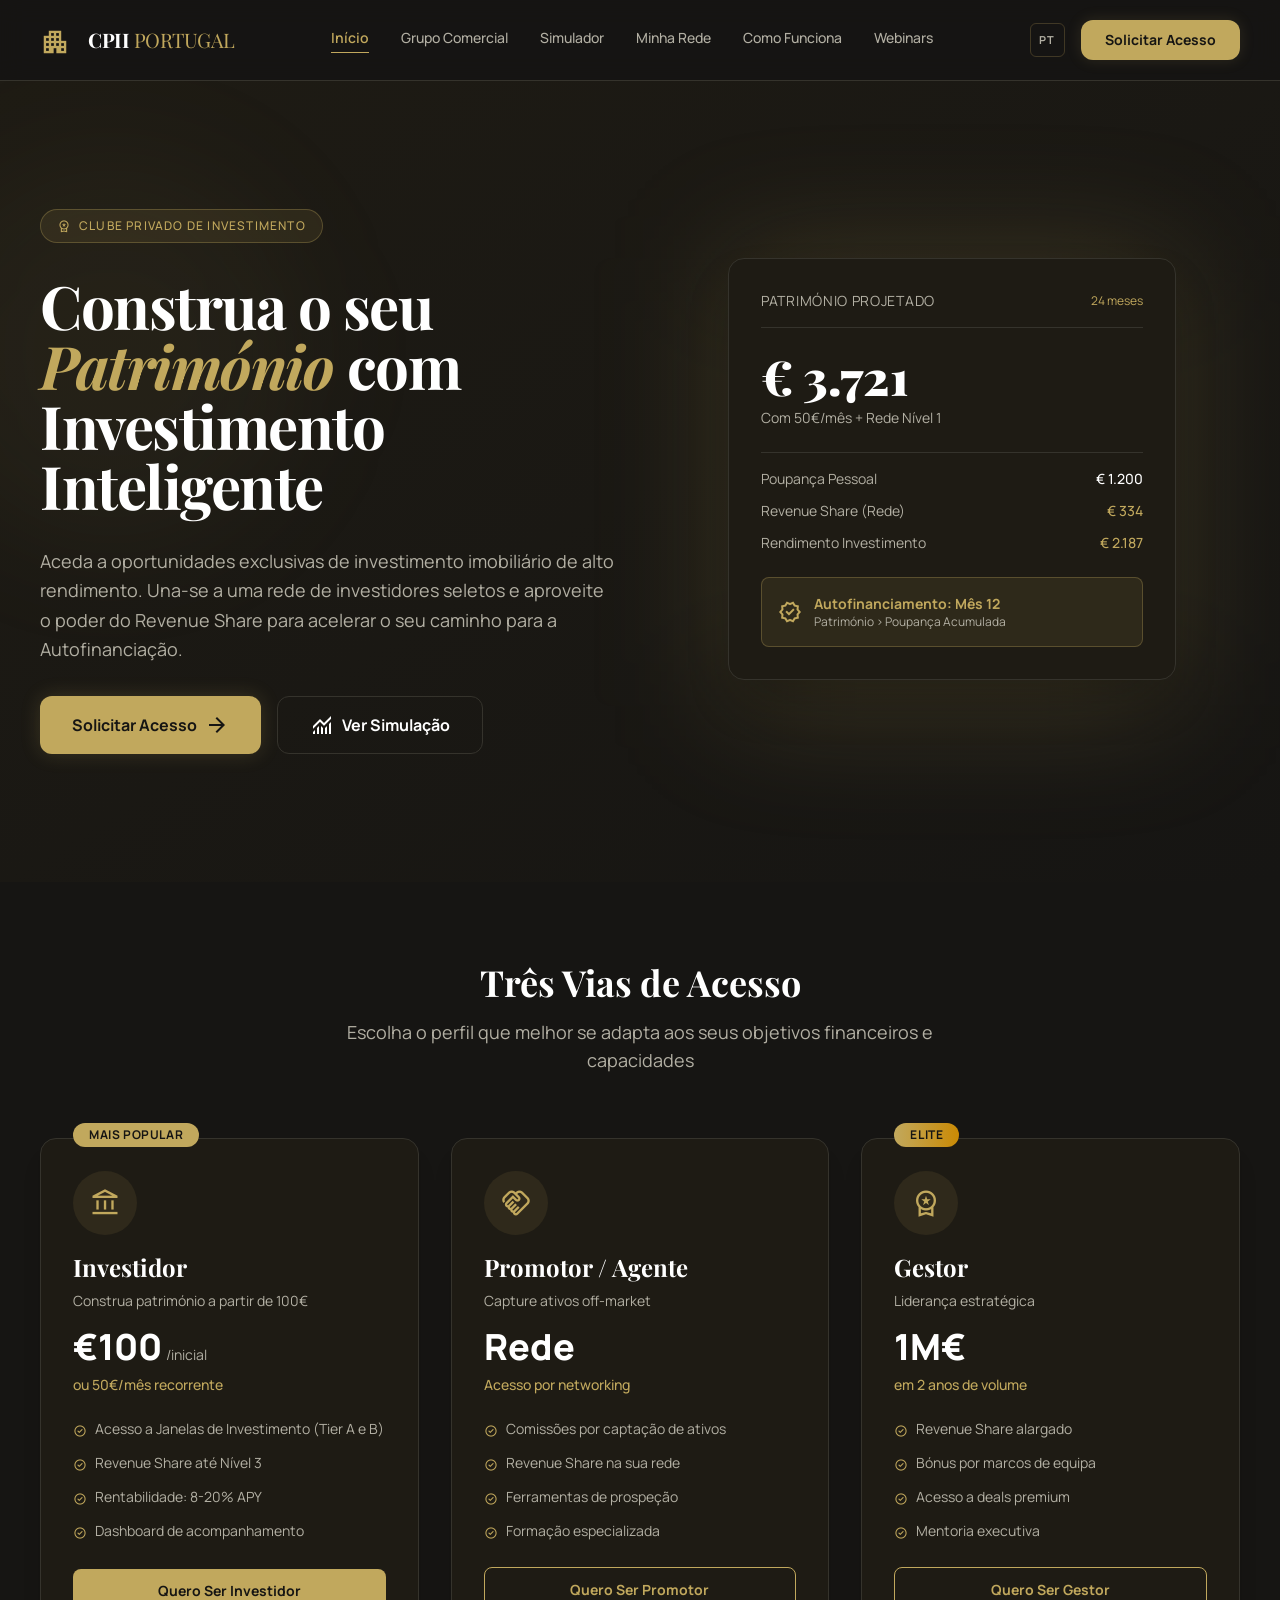
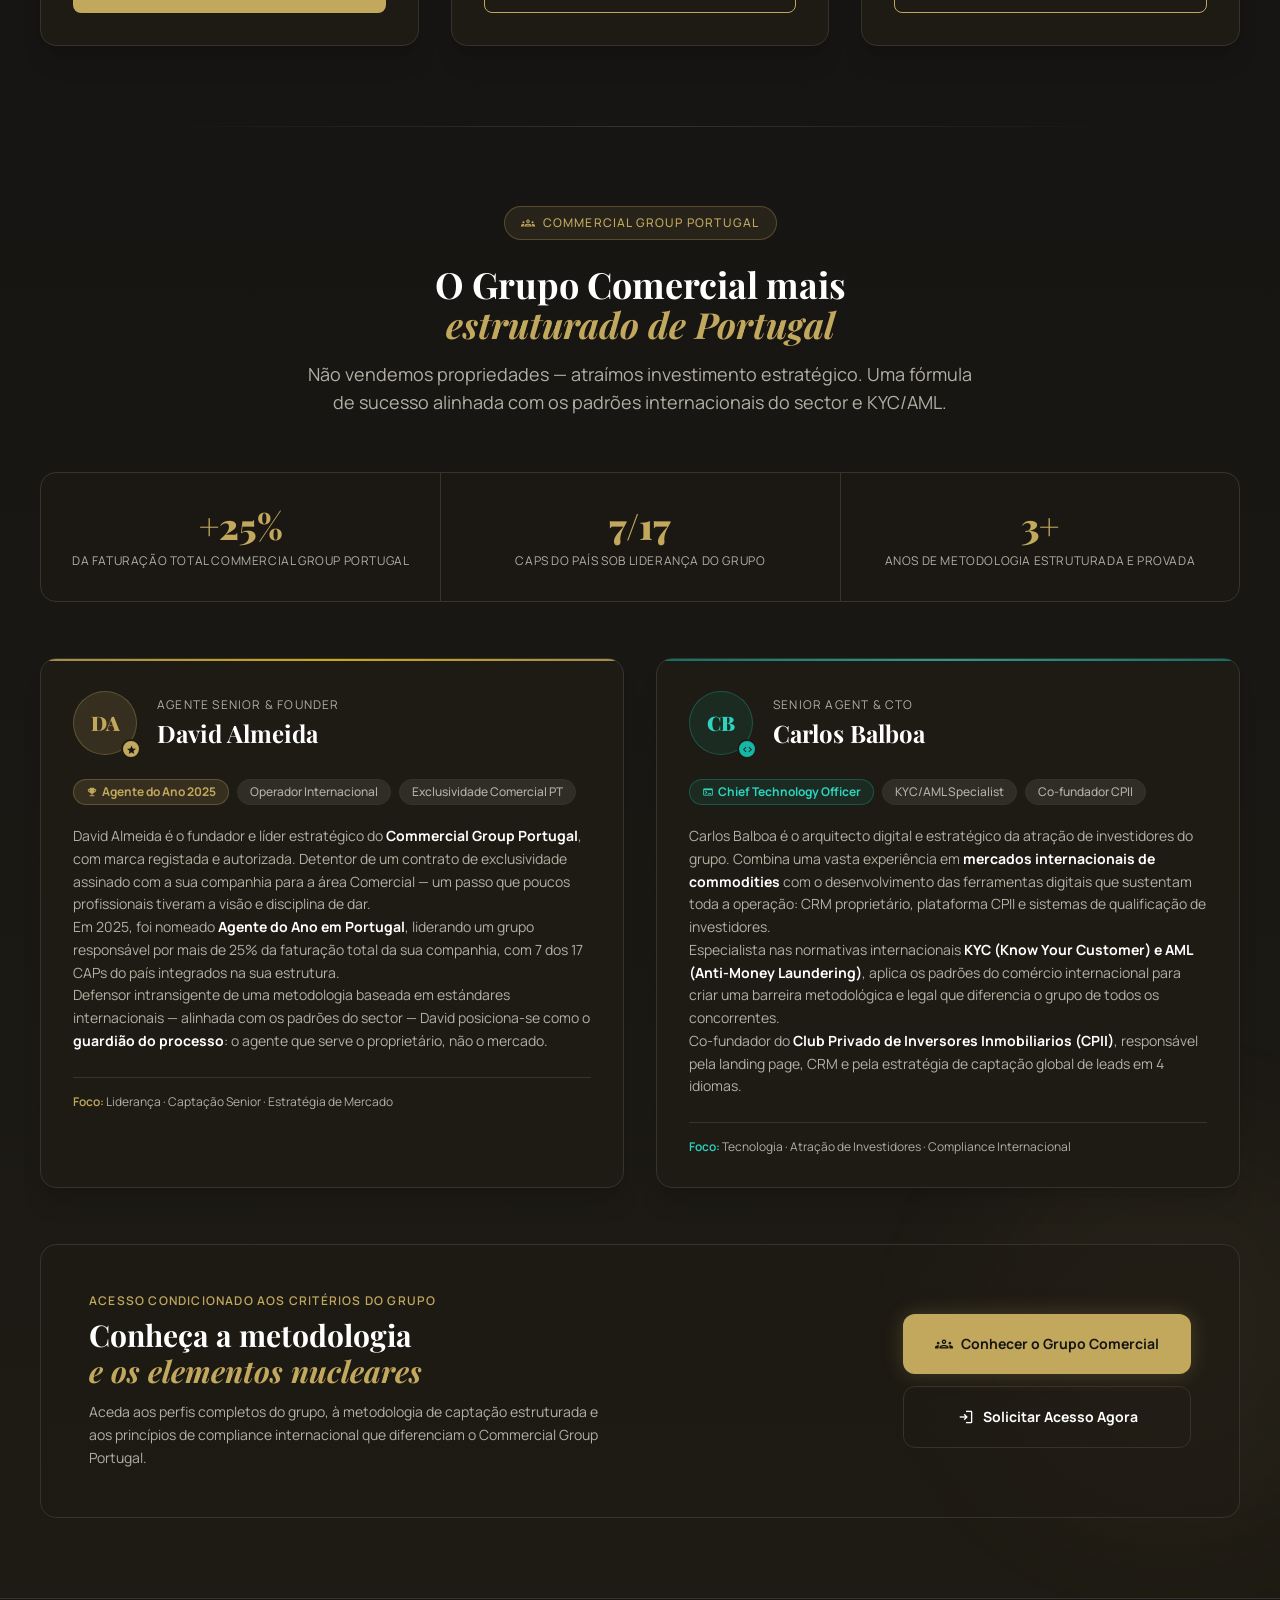
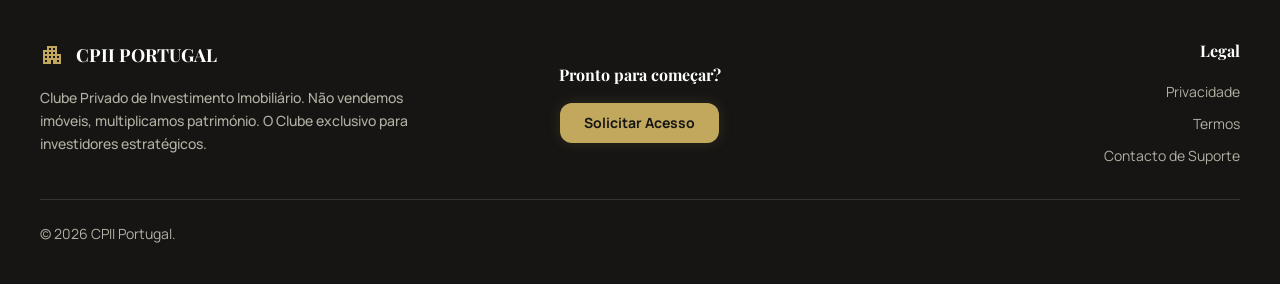
<file: index.html>
<!--
================================================================================
  ARCHIVO:  index.html
  VERSIÓN:  2.0.0
  FECHA:    2026-02-17
  PROPÓSITO: Landing principal CPII. Integración sistema i18n (4 idiomas:
             PT/ES/EN/FR), design system unificado (Playfair Display + Manrope),
             selector de idioma en header, hooks data-i18n en todos los elementos
             de texto visible, links legales conectados (privacy.html / terms.html),
             copyright 2026, meta description SEO.
  AUTOR:    Claude Sonnet 4.6 — Protocolo Cartografía Quirúrgica v3.1

  ÍNDICE MAESTRO [SEC-XX]:
  ├── [SEC-01] HEAD — metadatos, fuentes, i18n.js, Tailwind config
  ├── [SEC-02] HEADER — nav + selector de idioma PT/ES/EN/FR
  ├── [SEC-03] HERO — badge + título (3 nodos i18n) + CTA + preview card
  ├── [SEC-04] TRES VÍAS DE ACCESO — cards Inversor / Promotor / Gestor
  ├── [SEC-05] CTA FINAL
  ├── [SEC-06] FOOTER — grid 3 columnas + copyright 2026 + links legales
  └── [SEC-07] SCRIPT — captura referral sessionStorage (sin cambios)

  DEPENDENCIAS:
  · Tailwind CSS CDN v3 (plugins: forms, container-queries)
  · Google Fonts: Playfair Display + Manrope
  · Google Material Symbols Outlined
  · i18n.js (motor de traducción CPII — debe existir en la misma carpeta)

  NOTAS DE ARQUITECTURA i18n:
  · El selector de idioma tiene id="lang-selector" para sincronización
    automática con el valor guardado en localStorage ('cpii_lang').
  · El título hero está separado en 3 nodos independientes:
    data-i18n="hero.title.main" / "hero.title.highlight" / "hero.title.suffix"
    para preservar el estilo dorado-itálico del <span> central.
  · Los botones CTA mantienen sus href con parámetros ?tipo= intactos.
================================================================================
-->
<!DOCTYPE html>
<html lang="pt" class="dark">

<!-- ═══════════════════════════════════════════════════════ [SEC-01] HEAD ══ -->

<head>
    <script src="/core/at-bootstrapper.js"></script>
    <meta charset="utf-8" />
    <meta content="width=device-width, initial-scale=1.0" name="viewport" />
    <meta name="description"
        content="CPII Portugal — Club Privado de Inversión Inmobiliaria. Accede a oportunidades exclusivas de alto rendimiento y construye tu patrimonio con el poder de la red." />
    <title>CPII Portugal — Club Privado de Inversión Inmobiliaria</title>

    <!-- Tipografía: Playfair Display (display) + Manrope (body) -->
    <link
        href="https://fonts.googleapis.com/css2?family=Playfair+Display:ital,wght@0,400;0,500;0,600;0,700;1,400;1,500;1,600&family=Manrope:wght@300;400;500;600;700;800&display=swap"
        rel="stylesheet" />

    <!-- Material Symbols -->
    <link
        href="https://fonts.googleapis.com/css2?family=Material+Symbols+Outlined:opsz,wght,FILL,GRAD@20..48,100..700,0..1,-50..200"
        rel="stylesheet" />

    <!-- Design System compartido -->
    <!-- Tailwind CSS compilado -->
    <link rel="stylesheet" href="css/tailwind.css" />

    <!-- Estilos base compartidos -->
    <link rel="stylesheet" href="css/design-system.css" />

    <!-- Motor i18n CPII -->
    <script src="i18n.js"></script>

</head>

<body class="bg-background-dark text-white font-body min-h-screen">

    <!-- ══════════════════════════════════════════════ [SEC-02] HEADER / NAV ══ -->
    <header class="sticky top-0 z-50 w-full border-b border-border-dark bg-background-dark/95 backdrop-blur-md">
        <div class="mx-auto max-w-7xl px-6 lg:px-10 h-20 flex items-center justify-between">

            <!-- Logotipo -->
            <div class="flex items-center gap-4">
                <div class="size-8 text-primary">
                    <span class="material-symbols-outlined text-3xl">apartment</span>
                </div>
                <h2 class="text-white text-xl font-bold tracking-tight font-display">CPII <span
                        class="text-primary font-normal">PORTUGAL</span></h2>
            </div>

            <!-- Navegación principal -->
            <nav class="hidden md:flex gap-8">
                <a class="text-primary border-b border-primary pb-1 text-sm font-semibold" href="#inicio"
                    data-i18n="nav.inicio">Início</a>
                <a class="text-text-secondary hover:text-primary transition-colors text-sm font-medium"
                    href="equipo-comercial.html" data-i18n="nav.grupo_comercial">Grupo Comercial</a>
                <a class="text-text-secondary hover:text-primary transition-colors text-sm font-medium"
                    href="simulator.html" data-i18n="nav.simulador">Simulador</a>
                <a class="text-text-secondary hover:text-primary transition-colors text-sm font-medium"
                    href="referrals.html" data-i18n="nav.referrals">Minha Rede</a>
                <a class="text-text-secondary hover:text-primary transition-colors text-sm font-medium"
                    href="#como-funciona" data-i18n="nav.como_funciona">Como Funciona</a>
                <a class="text-text-secondary hover:text-primary transition-colors text-sm font-medium"
                    href="webinars.html" data-i18n="nav.webinars">Webinars</a>
            </nav>

            <!-- Selector de idioma + CTA -->
            <div class="flex items-center gap-4">
                <!-- Selector de idioma — id requerido por i18n.js para sincronización -->
                <select id="lang-selector" onchange="setLanguage(this.value)">
                    <option value="pt">PT</option>
                    <option value="es">ES</option>
                    <option value="en">EN</option>
                    <option value="fr">FR</option>
                </select>

                <a href="access-form.html"
                    class="flex items-center justify-center rounded-xl h-10 px-6 bg-primary hover:bg-primary-hover text-background-dark text-sm font-bold transition-all shadow-[0_0_15px_rgba(193,168,92,0.15)]"
                    data-i18n="btn.solicitar">
                    Solicitar Acesso
                </a>
            </div>
        </div>
    </header>

    <!-- ══════════════════════════════════════════════════ [SEC-03] HERO ══ -->
    <section id="inicio"
        class="relative overflow-hidden bg-gradient-to-br from-card-dark to-background-dark py-20 lg:py-32">
        <div class="absolute -left-20 top-20 h-96 w-96 rounded-full bg-primary/5 blur-3xl pointer-events-none"></div>

        <div class="mx-auto max-w-7xl px-6 lg:px-10 relative z-10">
            <div class="flex flex-col lg:flex-row items-center gap-12">

                <!-- Texto hero -->
                <div class="flex-1 space-y-8">

                    <!-- Badge -->
                    <div
                        class="inline-flex items-center gap-2 rounded-full border border-primary/30 bg-primary/10 px-4 py-1.5 text-xs font-medium uppercase tracking-widest text-primary">
                        <span class="material-symbols-outlined text-sm">workspace_premium</span>
                        <span data-i18n="hero.badge">Clube Privado de Investimento</span>
                    </div>

                    <!-- Título — 3 nodos independientes para preservar estilo del highlight -->
                    <h1 class="text-4xl sm:text-5xl lg:text-6xl font-bold leading-tight tracking-tight font-display">
                        <span data-i18n="hero.title.main">Construa o seu</span>
                        <span class="text-primary italic"> <span data-i18n="hero.title.highlight">Património</span>
                        </span>
                        <span data-i18n="hero.title.suffix">com Investimento Inteligente</span>
                    </h1>

                    <!-- Párrafo -->
                    <p class="text-lg text-text-secondary max-w-2xl leading-relaxed" data-i18n="hero.p">
                        Aceda a oportunidades exclusivas de investimento imobiliário de alto rendimento.
                        Una-se a uma rede de investidores seletos e aproveite o poder do Revenue Share
                        para acelerar o seu caminho para a Autofinanciação.
                    </p>

                    <!-- CTAs -->
                    <div class="flex flex-col sm:flex-row gap-4">
                        <a href="access-form.html"
                            class="inline-flex items-center justify-center gap-2 rounded-xl bg-primary hover:bg-primary-hover text-background-dark px-8 py-4 text-base font-bold transition-all shadow-[0_0_20px_rgba(193,168,92,0.2)]">
                            <span data-i18n="btn.solicitar">Solicitar Acesso</span>
                            <span class="material-symbols-outlined">arrow_forward</span>
                        </a>
                        <a href="simulator.html"
                            class="inline-flex items-center justify-center gap-2 rounded-xl border border-border-dark hover:border-primary bg-transparent text-white px-8 py-4 text-base font-bold transition-all">
                            <span class="material-symbols-outlined">monitoring</span>
                            <span data-i18n="btn.simulador">Simulador ROI</span>
                        </a>
                    </div>
                </div>

                <!-- Preview card -->
                <div class="flex-1 relative">
                    <div class="aspect-square max-w-md mx-auto relative">
                        <div class="absolute inset-0 bg-primary/20 rounded-2xl blur-3xl pointer-events-none"></div>
                        <div class="relative bg-card-dark rounded-2xl border border-border-dark p-8 shadow-2xl">
                            <div class="space-y-6">

                                <div class="flex items-center justify-between pb-4 border-b border-border-dark">
                                    <span class="text-sm text-text-secondary uppercase tracking-wider"
                                        data-i18n="preview.label">Património Projetado</span>
                                    <span class="text-xs text-primary">24 meses</span>
                                </div>

                                <div>
                                    <p class="text-5xl font-black text-white font-display">€ 3.721</p>
                                    <p class="text-sm text-text-secondary mt-2" data-i18n="preview.subtitle">Com 50€/mês
                                        + Rede Nível 1</p>
                                </div>

                                <div class="space-y-3 pt-4 border-t border-border-dark">
                                    <div class="flex justify-between text-sm">
                                        <span class="text-text-secondary" data-i18n="preview.row1">Poupança
                                            Pessoal</span>
                                        <span class="text-white font-medium">€ 1.200</span>
                                    </div>
                                    <div class="flex justify-between text-sm">
                                        <span class="text-text-secondary" data-i18n="preview.row2">Revenue Share
                                            (Rede)</span>
                                        <span class="text-primary font-medium">€ 334</span>
                                    </div>
                                    <div class="flex justify-between text-sm">
                                        <span class="text-text-secondary" data-i18n="preview.row3">Rendimento
                                            Investimento</span>
                                        <span class="text-primary font-medium">€ 2.187</span>
                                    </div>
                                </div>

                                <div
                                    class="bg-primary/10 border border-primary/30 rounded-lg p-4 flex items-center gap-3">
                                    <span class="material-symbols-outlined text-primary">verified</span>
                                    <div>
                                        <p class="text-sm font-bold text-primary" data-i18n="preview.autofinance">
                                            Autofinanciamento: Mês 12</p>
                                        <p class="text-xs text-text-secondary" data-i18n="preview.autofinance.sub">
                                            Património > Poupança Acumulada</p>
                                    </div>
                                </div>

                            </div>
                        </div>
                    </div>
                </div>

            </div>
        </div>
    </section>

    <!-- ═══════════════════════════════ [SEC-04] TRES VÍAS DE ACCESO ══ -->
    <section id="como-funciona" class="py-20 bg-background-dark">
        <div class="mx-auto max-w-7xl px-6 lg:px-10">

            <div class="text-center mb-16">
                <h2 class="text-3xl lg:text-4xl font-bold text-white mb-4 font-display"
                    data-i18n="section.access.title">Três Vias de Acesso</h2>
                <p class="text-lg text-text-secondary max-w-2xl mx-auto" data-i18n="section.access.subtitle">
                    Escolha o perfil que melhor se adapta aos seus objetivos financeiros e capacidades
                </p>
            </div>

            <div class="grid grid-cols-1 md:grid-cols-3 gap-8">

                <!-- Card 1: Inversor -->
                <div
                    class="group relative bg-card-dark rounded-2xl border border-border-dark hover:border-primary/50 p-8 transition-all hover:-translate-y-2 shadow-xl">
                    <div class="absolute -top-4 left-8 bg-primary text-background-dark px-4 py-1 rounded-full text-xs font-bold uppercase tracking-wider"
                        data-i18n="card.inversor.badge">
                        Mais Popular
                    </div>
                    <div class="flex flex-col h-full">
                        <div class="mb-6">
                            <div
                                class="w-16 h-16 bg-primary/10 rounded-full flex items-center justify-center mb-4 group-hover:scale-110 transition-transform">
                                <span class="material-symbols-outlined text-primary text-3xl">account_balance</span>
                            </div>
                            <h3 class="text-2xl font-bold text-white mb-2 font-display" data-i18n="card.inversor.title">
                                Investidor</h3>
                            <p class="text-text-secondary text-sm mb-4" data-i18n="card.inversor.subtitle">Construa
                                património a partir de 100€</p>
                            <div class="flex items-baseline gap-1 mb-2">
                                <span class="text-4xl font-black text-white">€100</span>
                                <span class="text-text-secondary text-sm"
                                    data-i18n="card.inversor.price.suffix">/inicial</span>
                            </div>
                            <p class="text-primary text-sm font-medium" data-i18n="card.inversor.price.alt">ou 50€/mês
                                recorrente</p>
                        </div>
                        <ul class="space-y-3 flex-1 mb-6">
                            <li class="flex items-start gap-2">
                                <span class="material-symbols-outlined text-primary text-sm mt-0.5">check_circle</span>
                                <span class="text-sm text-text-secondary" data-i18n="card.inversor.f1">Acesso a Janelas
                                    de Investimento (Tier A e B)</span>
                            </li>
                            <li class="flex items-start gap-2">
                                <span class="material-symbols-outlined text-primary text-sm mt-0.5">check_circle</span>
                                <span class="text-sm text-text-secondary" data-i18n="card.inversor.f2">Revenue Share até
                                    Nível 3</span>
                            </li>
                            <li class="flex items-start gap-2">
                                <span class="material-symbols-outlined text-primary text-sm mt-0.5">check_circle</span>
                                <span class="text-sm text-text-secondary" data-i18n="card.inversor.f3">Rentabilidade:
                                    8-20% APY</span>
                            </li>
                            <li class="flex items-start gap-2">
                                <span class="material-symbols-outlined text-primary text-sm mt-0.5">check_circle</span>
                                <span class="text-sm text-text-secondary" data-i18n="card.inversor.f4">Dashboard de
                                    acompanhamento</span>
                            </li>
                        </ul>
                        <a href="access-form.html?tipo=inversor"
                            class="w-full py-3 bg-primary hover:bg-primary-hover text-background-dark font-bold text-sm rounded-lg transition-colors text-center"
                            data-i18n="card.inversor.cta">
                            Quero Ser Investidor
                        </a>
                    </div>
                </div>

                <!-- Card 2: Promotor/Agente -->
                <div
                    class="group relative bg-card-dark rounded-2xl border border-border-dark hover:border-primary/50 p-8 transition-all hover:-translate-y-2 shadow-xl">
                    <div class="flex flex-col h-full">
                        <div class="mb-6">
                            <div
                                class="w-16 h-16 bg-primary/10 rounded-full flex items-center justify-center mb-4 group-hover:scale-110 transition-transform">
                                <span class="material-symbols-outlined text-primary text-3xl">handshake</span>
                            </div>
                            <h3 class="text-2xl font-bold text-white mb-2 font-display" data-i18n="card.promotor.title">
                                Promotor / Agente</h3>
                            <p class="text-text-secondary text-sm mb-4" data-i18n="card.promotor.subtitle">Capture
                                ativos off-market</p>
                            <div class="flex items-baseline gap-1 mb-2">
                                <span class="text-4xl font-black text-white" data-i18n="card.promotor.price">Rede</span>
                            </div>
                            <p class="text-primary text-sm font-medium" data-i18n="card.promotor.price.alt">Acesso por
                                networking</p>
                        </div>
                        <ul class="space-y-3 flex-1 mb-6">
                            <li class="flex items-start gap-2">
                                <span class="material-symbols-outlined text-primary text-sm mt-0.5">check_circle</span>
                                <span class="text-sm text-text-secondary" data-i18n="card.promotor.f1">Comissões por
                                    captação de ativos</span>
                            </li>
                            <li class="flex items-start gap-2">
                                <span class="material-symbols-outlined text-primary text-sm mt-0.5">check_circle</span>
                                <span class="text-sm text-text-secondary" data-i18n="card.promotor.f2">Revenue Share na
                                    sua rede</span>
                            </li>
                            <li class="flex items-start gap-2">
                                <span class="material-symbols-outlined text-primary text-sm mt-0.5">check_circle</span>
                                <span class="text-sm text-text-secondary" data-i18n="card.promotor.f3">Ferramentas de
                                    prospeção</span>
                            </li>
                            <li class="flex items-start gap-2">
                                <span class="material-symbols-outlined text-primary text-sm mt-0.5">check_circle</span>
                                <span class="text-sm text-text-secondary" data-i18n="card.promotor.f4">Formação
                                    especializada</span>
                            </li>
                        </ul>
                        <a href="access-form.html?tipo=promotor"
                            class="w-full py-3 bg-transparent border border-primary hover:bg-primary hover:text-background-dark text-primary font-bold text-sm rounded-lg transition-all text-center"
                            data-i18n="card.promotor.cta">
                            Quero Ser Promotor
                        </a>
                    </div>
                </div>

                <!-- Card 3: Gestor -->
                <div
                    class="group relative bg-card-dark rounded-2xl border border-border-dark hover:border-primary/50 p-8 transition-all hover:-translate-y-2 shadow-xl">
                    <div class="absolute -top-4 left-8 bg-gradient-to-r from-primary to-yellow-600 text-background-dark px-4 py-1 rounded-full text-xs font-bold uppercase tracking-wider"
                        data-i18n="card.gestor.badge">
                        Elite
                    </div>
                    <div class="flex flex-col h-full">
                        <div class="mb-6">
                            <div
                                class="w-16 h-16 bg-primary/10 rounded-full flex items-center justify-center mb-4 group-hover:scale-110 transition-transform">
                                <span class="material-symbols-outlined text-primary text-3xl">workspace_premium</span>
                            </div>
                            <h3 class="text-2xl font-bold text-white mb-2 font-display" data-i18n="card.gestor.title">
                                Gestor</h3>
                            <p class="text-text-secondary text-sm mb-4" data-i18n="card.gestor.subtitle">Liderança
                                estratégica</p>
                            <div class="flex items-baseline gap-1 mb-2">
                                <span class="text-4xl font-black text-white">1M€</span>
                            </div>
                            <p class="text-primary text-sm font-medium" data-i18n="card.gestor.price.alt">em 2 anos de
                                volume</p>
                        </div>
                        <ul class="space-y-3 flex-1 mb-6">
                            <li class="flex items-start gap-2">
                                <span class="material-symbols-outlined text-primary text-sm mt-0.5">check_circle</span>
                                <span class="text-sm text-text-secondary" data-i18n="card.gestor.f1">Revenue Share
                                    alargado</span>
                            </li>
                            <li class="flex items-start gap-2">
                                <span class="material-symbols-outlined text-primary text-sm mt-0.5">check_circle</span>
                                <span class="text-sm text-text-secondary" data-i18n="card.gestor.f2">Bónus por marcos de
                                    equipa</span>
                            </li>
                            <li class="flex items-start gap-2">
                                <span class="material-symbols-outlined text-primary text-sm mt-0.5">check_circle</span>
                                <span class="text-sm text-text-secondary" data-i18n="card.gestor.f3">Acesso a deals
                                    premium</span>
                            </li>
                            <li class="flex items-start gap-2">
                                <span class="material-symbols-outlined text-primary text-sm mt-0.5">check_circle</span>
                                <span class="text-sm text-text-secondary" data-i18n="card.gestor.f4">Mentoria
                                    executiva</span>
                            </li>
                        </ul>
                        <a href="access-form.html?tipo=gestor"
                            class="w-full py-3 bg-transparent border border-primary hover:bg-primary hover:text-background-dark text-primary font-bold text-sm rounded-lg transition-all text-center"
                            data-i18n="card.gestor.cta">
                            Quero Ser Gestor
                        </a>
                    </div>
                </div>

            </div>
        </div>
    </section>

    <!-- ══════════════════════════ [SEC-05] EQUIPA COMERCIAL + CTA FINAL ══ -->
    <!--
      ÍNDICE SEC-05 (substituído):
      · [SEC-05a] Header + stats bar — métricas de autoridade do grupo
      · [SEC-05b] Cards de equipa — David Almeida + Carlos Balboa
      · [SEC-05c] CTA duplo — equipo-comercial.html + access-form.html
    -->
    <section id="equipa-comercial"
        class="py-20 bg-gradient-to-b from-background-dark to-card-dark relative overflow-hidden">

        <div class="absolute -right-20 bottom-20 h-96 w-96 rounded-full bg-primary/5 blur-3xl pointer-events-none">
        </div>
        <div
            class="absolute left-1/2 top-0 h-px w-3/4 -translate-x-1/2 bg-gradient-to-r from-transparent via-border-dark to-transparent">
        </div>

        <div class="mx-auto max-w-7xl px-6 lg:px-10 relative z-10">

            <!-- ── [SEC-05a] HEADER ── -->
            <div class="text-center mb-14">
                <div
                    class="inline-flex items-center gap-2 rounded-full border border-primary/30 bg-primary/10 px-4 py-1.5 text-xs font-medium uppercase tracking-widest text-primary mb-6">
                    <span class="material-symbols-outlined text-sm">groups</span>
                    <span data-i18n="team.badge">Commercial Group Portugal</span>
                </div>
                <h2 class="text-3xl lg:text-4xl font-bold text-white mb-4 font-display">
                    <span data-i18n="team.title.main">O Grupo Comercial mais</span><br>
                    <span class="text-primary italic" data-i18n="team.title.highlight">estruturado de Portugal</span>
                </h2>
                <p class="text-lg text-text-secondary max-w-2xl mx-auto" data-i18n="team.subtitle">
                    Não vendemos propriedades — atraímos investimento estratégico. Uma fórmula de sucesso alinhada com
                    os padrões internacionais da Commercial Group Portugal e KYC/AML.
                </p>
            </div>

            <!-- ── [SEC-05a] STATS BAR ── -->
            <div
                class="grid grid-cols-3 divide-x divide-border-dark border border-border-dark rounded-2xl overflow-hidden mb-14 bg-card-dark/50">
                <div class="py-8 px-6 text-center">
                    <p class="text-4xl font-black text-primary font-display" data-i18n="team.stat1.value">+25%</p>
                    <p class="text-xs text-text-secondary uppercase tracking-wider mt-2" data-i18n="team.stat1.label">da
                        faturação total Commercial Group Portugal</p>
                </div>
                <div class="py-8 px-6 text-center">
                    <p class="text-4xl font-black text-primary font-display" data-i18n="team.stat2.value">7/17</p>
                    <p class="text-xs text-text-secondary uppercase tracking-wider mt-2" data-i18n="team.stat2.label">
                        CAPs do país no nosso grupo</p>
                </div>
                <div class="py-8 px-6 text-center">
                    <p class="text-4xl font-black text-primary font-display" data-i18n="team.stat3.value">3+</p>
                    <p class="text-xs text-text-secondary uppercase tracking-wider mt-2" data-i18n="team.stat3.label">
                        anos de metodologia provada</p>
                </div>
            </div>

            <!-- ── [SEC-05b] CARDS DE EQUIPA ── -->
            <div class="grid grid-cols-1 md:grid-cols-2 gap-8 mb-14">

                <!-- Card: David Almeida -->
                <div
                    class="group relative bg-card-dark rounded-2xl border border-border-dark hover:border-primary/50 p-8 transition-all hover:-translate-y-1 shadow-xl overflow-hidden">
                    <div
                        class="absolute top-0 left-0 right-0 h-0.5 bg-gradient-to-r from-primary via-yellow-400 to-primary opacity-80">
                    </div>
                    <div class="flex items-center gap-5 mb-6">
                        <div class="relative flex-shrink-0">
                            <div
                                class="w-16 h-16 rounded-full bg-primary/15 border border-primary/30 flex items-center justify-center group-hover:scale-105 transition-transform">
                                <span class="text-xl font-black text-primary font-display">DA</span>
                            </div>
                            <div
                                class="absolute -bottom-1 -right-1 w-5 h-5 rounded-full bg-primary flex items-center justify-center border-2 border-card-dark">
                                <span class="material-symbols-outlined text-background-dark"
                                    style="font-size:11px;font-variation-settings:'FILL' 1;">star</span>
                            </div>
                        </div>
                        <div>
                            <p class="text-xs text-text-secondary uppercase tracking-widest mb-1"
                                data-i18n="team.da.role">Agente Senior & Founder</p>
                            <h3 class="text-2xl font-bold text-white font-display">David Almeida</h3>
                        </div>
                    </div>
                    <div class="flex flex-wrap gap-2 mb-5">
                        <span
                            class="inline-flex items-center gap-1 bg-primary/15 border border-primary/30 text-primary text-xs font-bold px-3 py-1 rounded-full">
                            <span class="material-symbols-outlined"
                                style="font-size:12px;font-variation-settings:'FILL' 1;">emoji_events</span>
                            <span data-i18n="team.da.badge1">Agente do Ano 2025</span>
                        </span>
                        <span
                            class="inline-flex bg-border-dark/80 text-text-secondary text-xs font-medium px-3 py-1 rounded-full border border-border-dark"
                            data-i18n="team.da.badge2">
                            Commercial Group Portugal
                        </span>
                        <span
                            class="inline-flex bg-border-dark/80 text-text-secondary text-xs font-medium px-3 py-1 rounded-full border border-border-dark"
                            data-i18n="team.da.badge3">
                            Exclusividade Comercial PT
                        </span>
                    </div>
                    <p class="text-sm text-text-secondary leading-relaxed mb-6" data-i18n="team.da.bio"
                        data-i18n-html="true">
                        Fundador e líder estratégico do grupo. Responsável por mais de
                        <strong class="text-white">25% da faturação total da Commercial Group Portugal</strong>,
                        com contrato de exclusividade assinado para a área Comercial.
                        Mentor de referência e guardião da metodologia de captação estruturada no mercado ibérico.
                    </p>
                    <div class="pt-4 border-t border-border-dark text-xs text-text-secondary">
                        <span class="text-primary font-semibold" data-i18n="team.da.focus.label">Foco: </span>
                        <span data-i18n="team.da.focus.text">Liderança · Captação Senior · Estratégia de Mercado</span>
                    </div>
                </div>

                <!-- Card: Carlos Balboa -->
                <div
                    class="group relative bg-card-dark rounded-2xl border border-border-dark hover:border-primary/50 p-8 transition-all hover:-translate-y-1 shadow-xl overflow-hidden">
                    <div
                        class="absolute top-0 left-0 right-0 h-0.5 bg-gradient-to-r from-teal-600 via-teal-400 to-teal-600 opacity-70">
                    </div>
                    <div class="flex items-center gap-5 mb-6">
                        <div class="relative flex-shrink-0">
                            <div
                                class="w-16 h-16 rounded-full bg-teal-500/10 border border-teal-500/30 flex items-center justify-center group-hover:scale-105 transition-transform">
                                <span class="text-xl font-black text-teal-400 font-display">CB</span>
                            </div>
                            <div
                                class="absolute -bottom-1 -right-1 w-5 h-5 rounded-full bg-teal-500 flex items-center justify-center border-2 border-card-dark">
                                <span class="material-symbols-outlined text-background-dark"
                                    style="font-size:11px;font-variation-settings:'FILL' 1;">code</span>
                            </div>
                        </div>
                        <div>
                            <p class="text-xs text-text-secondary uppercase tracking-widest mb-1"
                                data-i18n="team.cb.role">Senior Agent & CTO</p>
                            <h3 class="text-2xl font-bold text-white font-display">Carlos Balboa</h3>
                        </div>
                    </div>
                    <div class="flex flex-wrap gap-2 mb-5">
                        <span
                            class="inline-flex items-center gap-1 bg-teal-500/10 border border-teal-500/30 text-teal-400 text-xs font-bold px-3 py-1 rounded-full">
                            <span class="material-symbols-outlined"
                                style="font-size:12px;font-variation-settings:'FILL' 1;">terminal</span>
                            <span data-i18n="team.cb.badge1">Chief Technology Officer</span>
                        </span>
                        <span
                            class="inline-flex bg-border-dark/80 text-text-secondary text-xs font-medium px-3 py-1 rounded-full border border-border-dark"
                            data-i18n="team.cb.badge2">
                            KYC/AML Specialist
                        </span>
                        <span
                            class="inline-flex bg-border-dark/80 text-text-secondary text-xs font-medium px-3 py-1 rounded-full border border-border-dark"
                            data-i18n="team.cb.badge3">
                            Co-fundador CPII
                        </span>
                    </div>
                    <p class="text-sm text-text-secondary leading-relaxed mb-6" data-i18n="team.cb.bio"
                        data-i18n-html="true">
                        Arquitecto digital do grupo. Combina experiência em mercados internacionais de commodities com
                        o desenvolvimento do <strong class="text-white">CRM proprietário e da plataforma CPII</strong>.
                        Especialista em compliance internacional e atração de investidores estratégicos à escala global.
                    </p>
                    <div class="pt-4 border-t border-border-dark text-xs text-text-secondary">
                        <span class="text-teal-400 font-semibold" data-i18n="team.cb.focus.label">Foco: </span>
                        <span data-i18n="team.cb.focus.text">Tecnologia · Atração de Investidores · Compliance
                            Internacional</span>
                    </div>
                </div>

            </div><!-- /grid cards -->

            <!-- ── [SEC-05c] CTA DUPLO ── -->
            <div class="rounded-2xl border border-border-dark bg-card-dark/50 p-8 lg:p-12">
                <div class="flex flex-col lg:flex-row items-center justify-between gap-8">
                    <div class="lg:flex-1">
                        <p class="text-xs text-primary uppercase tracking-widest font-semibold mb-2"
                            data-i18n="team.cta.pre">Acesso condicionado aos critérios do grupo</p>
                        <h3 class="text-2xl lg:text-3xl font-bold text-white mb-3 font-display">
                            <span data-i18n="team.cta.title.main">Conheça a metodologia</span><br>
                            <span class="text-primary italic" data-i18n="team.cta.title.highlight">e os elementos
                                nucleares</span>
                        </h3>
                        <p class="text-text-secondary text-sm leading-relaxed max-w-lg" data-i18n="team.cta.subtitle">
                            Aceda aos perfis completos do grupo, à metodologia de captação estruturada e aos
                            princípios de compliance internacional que diferenciam a Commercial Group Portugal.
                        </p>
                    </div>
                    <div class="flex flex-col sm:flex-row lg:flex-col gap-3 flex-shrink-0">
                        <a href="equipo-comercial.html"
                            class="inline-flex items-center justify-center gap-2 rounded-xl bg-primary hover:bg-primary-hover text-background-dark px-8 py-4 text-sm font-bold transition-all shadow-[0_0_20px_rgba(193,168,92,0.25)]">
                            <span class="material-symbols-outlined text-lg">groups</span>
                            <span data-i18n="team.cta.btn.primary">Conhecer o Grupo Comercial</span>
                        </a>
                        <a href="access-form.html"
                            class="inline-flex items-center justify-center gap-2 rounded-xl border border-border-dark hover:border-primary bg-transparent text-white px-8 py-4 text-sm font-bold transition-all">
                            <span class="material-symbols-outlined text-lg">login</span>
                            <span data-i18n="team.cta.btn.secondary">Solicitar Acesso Agora</span>
                        </a>
                    </div>
                </div>
            </div>

        </div>
    </section>

    <!-- ══════════════════════════════════════════════════ [SEC-06] FOOTER ══ -->
    <footer class="border-t border-border-dark py-10 bg-background-dark mt-auto">
        <div class="mx-auto max-w-7xl px-6 lg:px-10">
            <div class="grid grid-cols-1 md:grid-cols-3 gap-8 mb-8">
                <div>
                    <div class="flex items-center gap-3 mb-4">
                        <span class="material-symbols-outlined text-primary text-2xl">apartment</span>
                        <span class="text-white text-lg font-bold font-display">CPII PORTUGAL</span>
                    </div>
                    <p class="text-text-secondary text-sm font-medium leading-relaxed" data-i18n="footer.about">
                        Clube Privado de Investimento Imobiliário.
                        Não vendemos imóveis, multiplicamos património.
                        O clube exclusivo para investidores estratégicos.
                    </p>
                </div>

                <div class="flex flex-col items-start md:items-center justify-center">
                    <h4 class="text-white font-bold mb-4 font-display" data-i18n="footer.cta.title">Pronto para começar?
                    </h4>
                    <a href="access-form.html"
                        class="inline-flex items-center justify-center rounded-xl h-10 px-6 bg-primary hover:bg-primary-hover text-background-dark text-sm font-bold transition-all shadow-[0_0_15px_rgba(193,168,92,0.15)]"
                        data-i18n="btn.solicitar">
                        Solicitar Acesso
                    </a>
                </div>

                <div class="md:text-right">
                    <h4 class="text-white font-bold mb-4" data-i18n="footer.legal.title">Legal</h4>
                    <ul class="space-y-2">
                        <li><a href="privacy.html"
                                class="text-text-secondary hover:text-primary transition-colors text-sm"
                                data-i18n="nav.privacy">Privacidade</a></li>
                        <li><a href="terms.html"
                                class="text-text-secondary hover:text-primary transition-colors text-sm"
                                data-i18n="nav.terms">Termos</a></li>
                        <li><a href="access-form.html"
                                class="text-text-secondary hover:text-primary transition-colors text-sm"
                                data-i18n="footer.legal.support">Suporte</a></li>
                    </ul>
                </div>
            </div>
            <div class="border-t border-border-dark pt-6 flex justify-between items-center">
                <p class="text-text-secondary text-sm" data-i18n="footer.copy">© 2026 CPII Portugal.</p>
            </div>
        </div>
    </footer>

    <!-- ══════════════════════════════════ [SEC-07] SCRIPT — REFERRAL CAPTURE ══ -->
    <script src="utils/tracking.js"></script>
    <script>
        // Captura declarativa centralizada de referral (?ref=)
        CPIITracking.captureReferralFromUrl();
    </script>
    <script src="/core/handoff-emitter.js" defer></script>
</body>

</html>
</file>
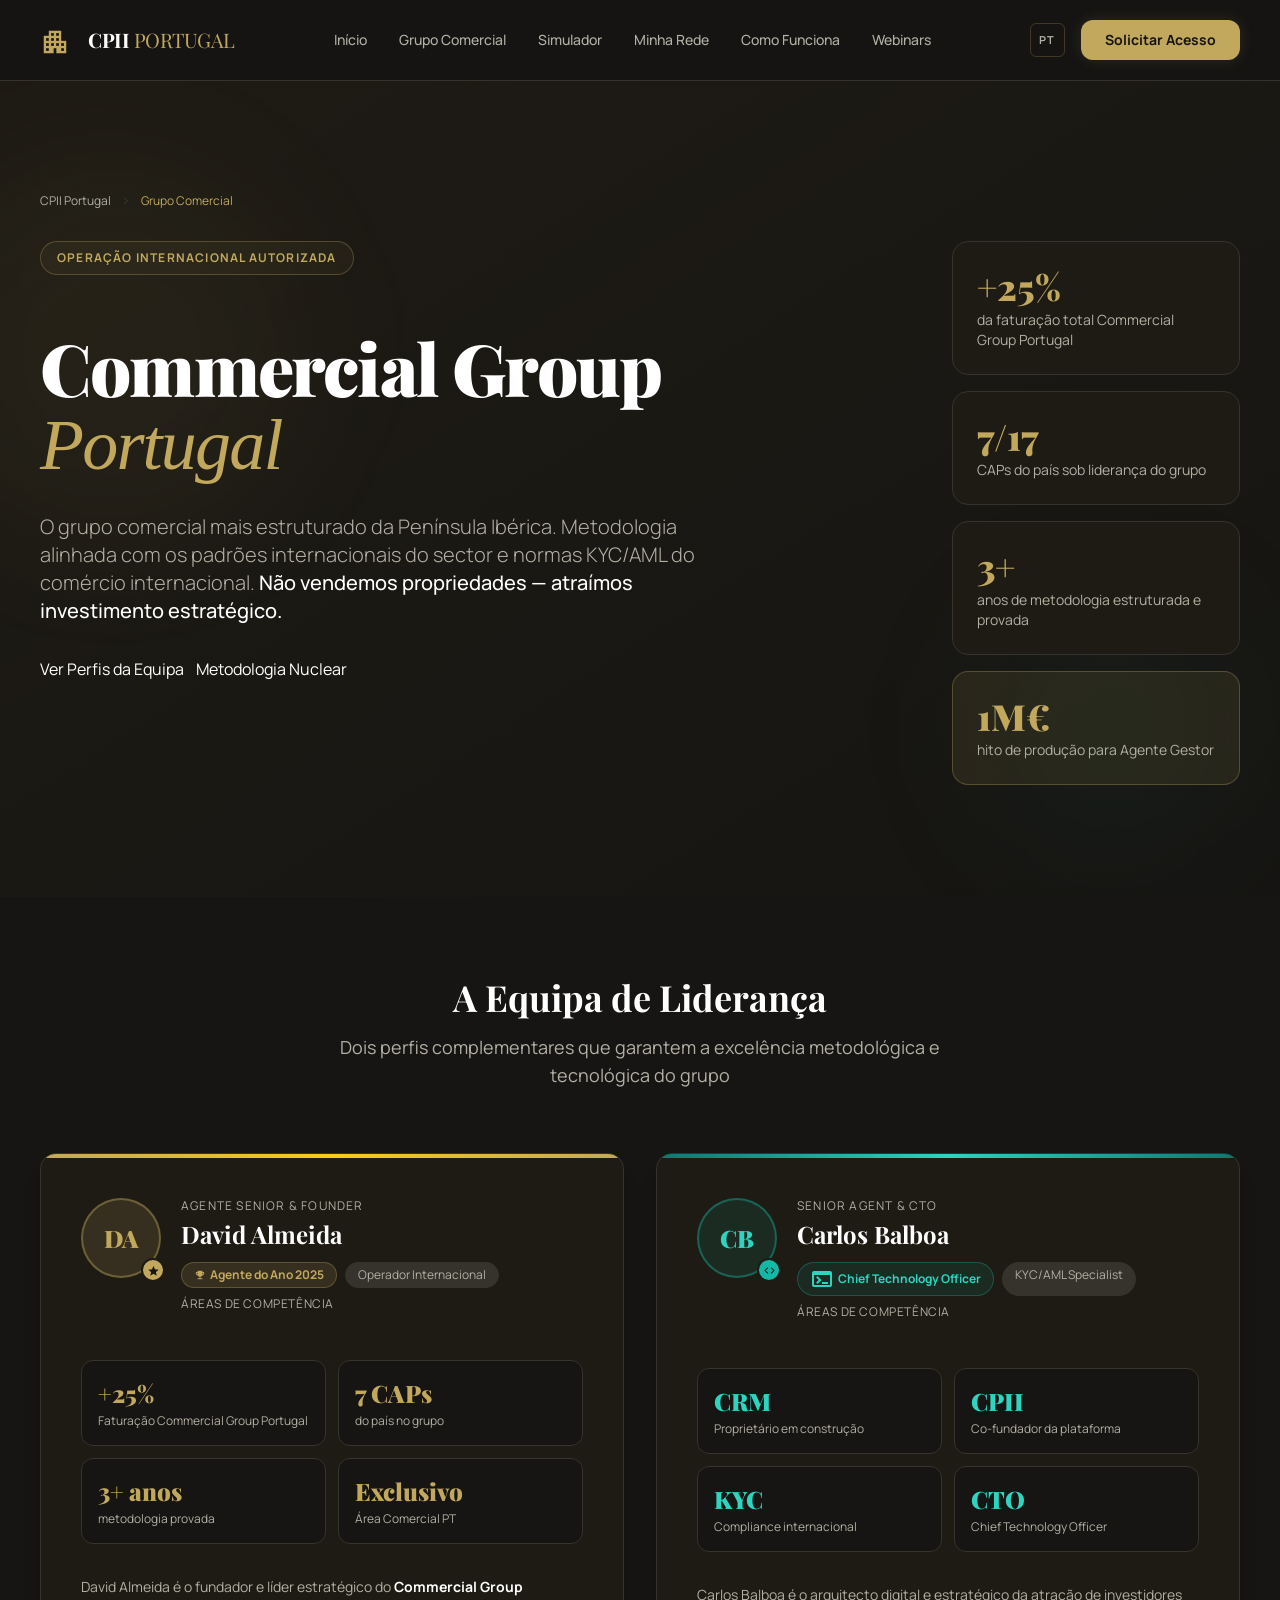
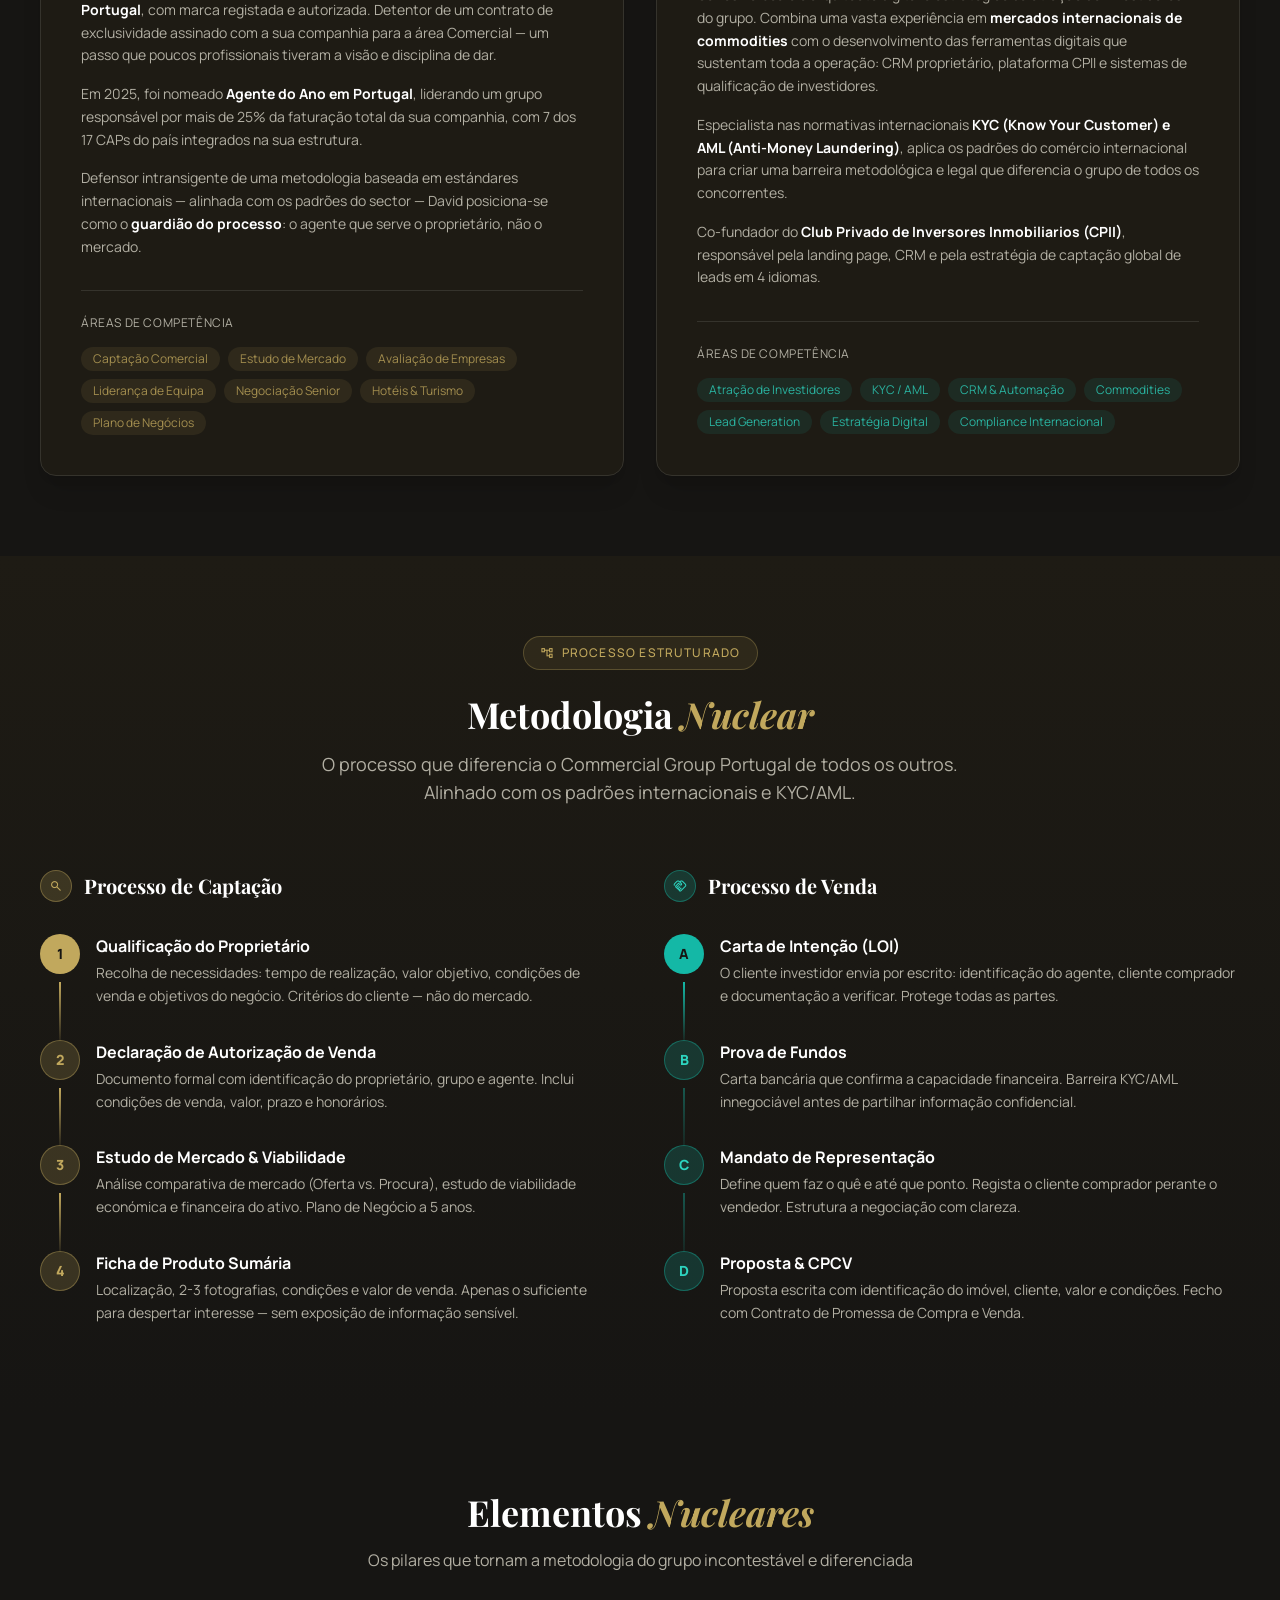
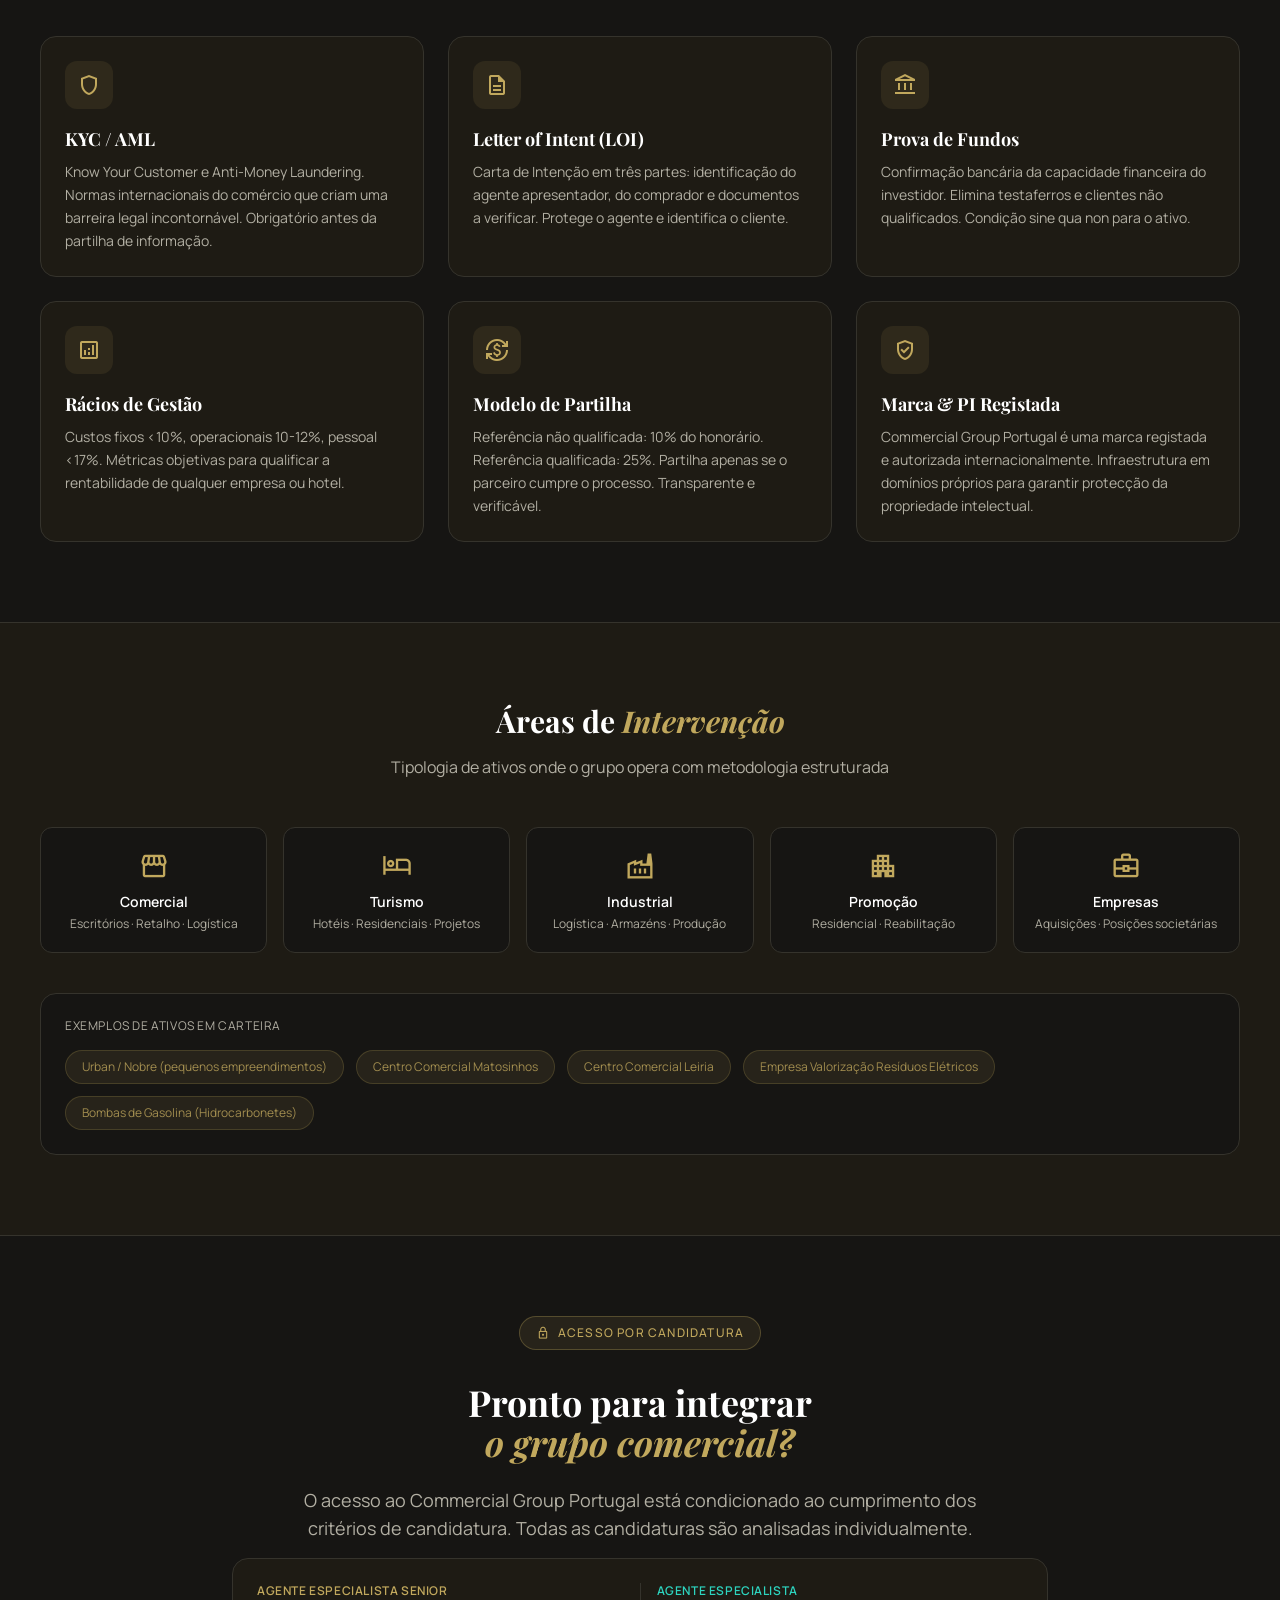
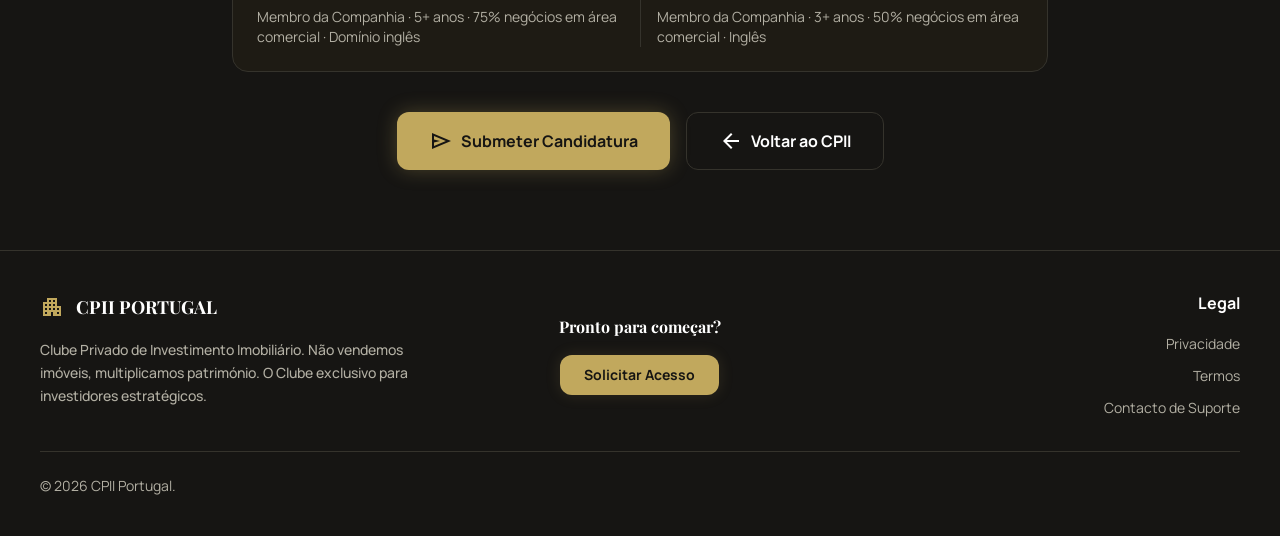
<file: equipo-comercial.html>
<!--
================================================================================
  ARCHIVO:  equipo-comercial.html
  VERSIÓN:  1.0.0
  FECHA:    2026-02-19
  PROPÓSITO: Página de presentación del Grupo Commercial Group Portugal.
             Perfiles de David Almeida y Carlos Balboa + Metodología Nuclear
             + Elementos Nucleares del Área Comercial.
  SISTEMA:  CPII Portugal — Design System v2.0 (Playfair Display + Manrope)
             Colores: primary #C1A85D | background-dark #161513 | card-dark #1e1b14
             Compatible con i18n.js del proyecto.

  ÍNDICE MAESTRO:
  ├── [SEC-01] HEAD — metadatos, fuentes, Tailwind config (idéntico a index.html)
  ├── [SEC-02] HEADER — nav consistente con index.html
  ├── [SEC-03] HERO — presentación del grupo + stats
  ├── [SEC-04] PERFILES — David Almeida + Carlos Balboa (cards expandidas)
  ├── [SEC-05] METODOLOGÍA NUCLEAR — proceso de captación y venta
  ├── [SEC-06] ELEMENTOS NUCLEARES — KYC/AML, LOI, Prueba de Fondos, etc.
  ├── [SEC-07] ÁREAS DE INTERVENCIÓN — tipología de activos
  ├── [SEC-08] CTA FINAL — criterios de acceso + solicitud
  └── [SEC-09] FOOTER — idéntico a index.html
================================================================================
-->
<!DOCTYPE html>
<html lang="pt" class="dark">

<!-- ═══════════════════════════════════════════════════════ [SEC-01] HEAD ══ -->

<head>
    <script src="/core/at-bootstrapper.js"></script>
    <meta charset="utf-8" />
    <meta content="width=device-width, initial-scale=1.0" name="viewport" />
    <meta name="description"
        content="Commercial Group Portugal — Metodologia estruturada de captação e investimento imobiliário comercial. David Almeida e Carlos Balboa." />
    <title>Grupo Comercial — Commercial Group Portugal | CPII</title>

    <link
        href="https://fonts.googleapis.com/css2?family=Playfair+Display:ital,wght@0,400;0,500;0,600;0,700;1,400;1,500;1,600&family=Manrope:wght@300;400;500;600;700;800&display=swap"
        rel="stylesheet" />
    <link
        href="https://fonts.googleapis.com/css2?family=Material+Symbols+Outlined:opsz,wght,FILL,GRAD@20..48,100..700,0..1,-50..200"
        rel="stylesheet" />
    <script src="i18n.js"></script>

    <!-- Tailwind CSS compilado -->
    <link rel="stylesheet" href="css/tailwind.css" />

    <style>
        body {
            font-family: "Manrope", system-ui, sans-serif;
        }

        h1,
        h2,
        h3,
        .font-display {
            font-family: "Playfair Display", Georgia, serif;
        }

        #lang-selector {
            background: transparent;
            border: 1px solid rgba(193, 168, 93, 0.25);
            color: #b2afa3;
            border-radius: 6px;
            padding: 4px 8px;
            font-size: 11px;
            font-weight: 700;
            letter-spacing: 0.1em;
            cursor: pointer;
            transition: border-color 0.2s, color 0.2s;
        }

        #lang-selector:hover {
            border-color: #C1A85D;
            color: #C1A85D;
        }

        #lang-selector option {
            background: #1e1b14;
            color: #F5F0E8;
        }

        ::-webkit-scrollbar {
            width: 4px;
        }

        ::-webkit-scrollbar-track {
            background: #161513;
        }

        ::-webkit-scrollbar-thumb {
            background: #35332c;
            border-radius: 2px;
        }

        /* Línea animada para proceso steps */
        .step-connector {
            background: linear-gradient(180deg, #C1A85D 0%, rgba(193, 168, 93, 0.1) 100%);
        }
    </style>
</head>

<body class="bg-background-dark text-white font-body min-h-screen">

    <!-- ══════════════════════════════════════════════ [SEC-02] HEADER / NAV ══ -->
    <header class="sticky top-0 z-50 w-full border-b border-border-dark bg-background-dark/95 backdrop-blur-md">
        <div class="mx-auto max-w-7xl px-6 lg:px-10 h-20 flex items-center justify-between">
            <div class="flex items-center gap-4">
                <div class="size-8 text-primary">
                    <span class="material-symbols-outlined text-3xl">apartment</span>
                </div>
                <h2 class="text-white text-xl font-bold tracking-tight font-display">CPII <span
                        class="text-primary font-normal">PORTUGAL</span></h2>
            </div>

            <nav class="hidden md:flex gap-8">
                <a class="text-text-secondary hover:text-primary transition-colors text-sm font-medium"
                    href="index.html#inicio" data-i18n="nav.inicio">Início</a>
                <a class="text-text-secondary hover:text-primary transition-colors text-sm font-medium"
                    href="equipo-comercial.html" data-i18n="nav.grupo_comercial">Grupo Comercial</a>
                <a class="text-text-secondary hover:text-primary transition-colors text-sm font-medium"
                    href="simulator.html" data-i18n="nav.simulador">Simulador</a>
                <a class="text-text-secondary hover:text-primary transition-colors text-sm font-medium"
                    href="referrals.html" data-i18n="nav.referrals">Minha Rede</a>
                <a class="text-text-secondary hover:text-primary transition-colors text-sm font-medium"
                    href="index.html#como-funciona" data-i18n="nav.como_funciona">Como Funciona</a>
                <a class="text-text-secondary hover:text-primary transition-colors text-sm font-medium"
                    href="webinars.html" data-i18n="nav.webinars">Webinars</a>
            </nav>

            <div class="flex items-center gap-4">
                <select id="lang-selector" onchange="setLanguage(this.value)">
                    <option value="pt">PT</option>
                    <option value="es">ES</option>
                    <option value="en">EN</option>
                    <option value="fr">FR</option>
                </select>
                <a href="access-form.html"
                    class="flex items-center justify-center rounded-xl h-10 px-6 bg-primary hover:bg-primary-hover text-background-dark text-sm font-bold transition-all shadow-[0_0_15px_rgba(193,168,92,0.15)]"
                    data-i18n="btn.solicitar">
                    Solicitar Acesso
                </a>
            </div>
        </div>
    </header>

    <!-- ════════════════════════════════════════════════ [SEC-03] HERO ══ -->
    <section class="relative overflow-hidden bg-gradient-to-br from-card-dark to-background-dark py-20 lg:py-28">
        <div class="absolute -left-20 top-20 h-96 w-96 rounded-full bg-primary/5 blur-3xl pointer-events-none"></div>
        <div class="absolute right-10 bottom-10 h-64 w-64 rounded-full bg-teal-900/10 blur-3xl pointer-events-none">
        </div>

        <div class="mx-auto max-w-7xl px-6 lg:px-10 relative z-10">

            <!-- Breadcrumb -->
            <div class="flex items-center gap-2 text-xs text-text-secondary mb-8">
                <a href="index.html" class="hover:text-primary transition-colors">CPII Portugal</a>
                <span class="material-symbols-outlined text-border-dark" style="font-size:14px;">chevron_right</span>
                <span class="text-primary">Grupo Comercial</span>
            </div>

            <div class="flex flex-col lg:flex-row items-start gap-16">
                <div class="flex-1 space-y-8">

                    <div class="inline-flex items-center gap-2 px-4 py-2 rounded-full border border-primary/30 bg-primary/5 text-primary text-xs font-bold tracking-widest uppercase mb-6"
                        data-i18n="team.hero.badge">
                        <span class="material-symbols-outlined text-sm">verified</span>
                        OPERAÇÃO INTERNACIONAL AUTORIZADA
                    </div>

                    <h1 class="text-5xl md:text-7xl font-black text-white leading-[1.1] tracking-tight mb-6 font-display"
                        data-i18n="team.hero.title" data-i18n-html="true">
                        Commercial Group<br />
                        <span class="text-primary italic font-serif font-medium">Portugal</span>
                    </h1>

                    <p class="text-lg md:text-xl text-text-secondary max-w-2xl font-light leading-relaxed mb-10"
                        data-i18n="team.hero.desc" data-i18n-html="true">
                        O grupo comercial mais estruturado da Península Ibérica. Metodologia alinhada com os padrões
                        internacionais do sector e normas KYC/AML do comércio internacional. <strong
                            class="text-white font-medium">Não vendemos propriedades — atraímos investimento
                            estratégico.</strong>
                    </p>

                    <div class="flex flex-wrap gap-3">
                        <a href="#perfis" class="..." data-i18n="team.hero.btn.profiles">
                            <span class="material-symbols-outlined text-lg">groups</span>
                            Ver Perfis da Equipa
                        </a>
                        <a href="#metodologia" class="..." data-i18n="team.hero.btn.method">
                            <span class="material-symbols-outlined text-lg">account_tree</span>
                            Metodologia Nuclear
                        </a>
                    </div>
                </div>

                <!-- Stats verticais -->
                <div class="flex-shrink-0 grid grid-cols-1 gap-4 w-full lg:w-72">
                    <div class="bg-card-dark border border-border-dark rounded-2xl p-6">
                        <p class="text-4xl font-black text-primary font-display" data-i18n="team.stat1.value">+25%</p>
                        <p class="text-sm text-text-secondary mt-1" data-i18n="team.stat1.label">da faturação total
                            Commercial Group Portugal</p>
                    </div>
                    <div class="bg-card-dark border border-border-dark rounded-2xl p-6">
                        <p class="text-4xl font-black text-primary font-display" data-i18n="team.stat2.value">7/17</p>
                        <p class="text-sm text-text-secondary mt-1" data-i18n="team.stat2.label">CAPs do país sob
                            liderança do grupo</p>
                    </div>
                    <div class="bg-card-dark border border-border-dark rounded-2xl p-6">
                        <p class="text-4xl font-black text-primary font-display" data-i18n="team.stat3.value">3+</p>
                        <p class="text-sm text-text-secondary mt-1" data-i18n="team.stat3.label">anos de metodologia
                            estruturada e provada</p>
                    </div>
                    <div class="bg-primary/10 border border-primary/30 rounded-2xl p-6">
                        <p class="text-4xl font-black text-primary font-display">1M€</p>
                        <p class="text-sm text-text-secondary mt-1" data-i18n="team.stat4.label">hito de produção para
                            Agente Gestor</p>
                    </div>
                </div>
            </div>
        </div>
    </section>

    <!-- ════════════════════════════════════════════ [SEC-04] PERFIS ══ -->
    <section id="perfis" class="py-20 bg-background-dark">
        <div class="mx-auto max-w-7xl px-6 lg:px-10">

            <div class="text-center mb-16">
                <h2 class="text-3xl lg:text-4xl font-bold text-white mb-4 font-display" data-i18n="team.profiles.title">
                    A Equipa de Liderança
                </h2>
                <p class="text-lg text-text-secondary max-w-2xl mx-auto" data-i18n="team.profiles.desc">
                    Dois perfis complementares que garantem a excelência metodológica e tecnológica do grupo
                </p>
            </div>

            <div class="grid grid-cols-1 lg:grid-cols-2 gap-8">

                <!-- ── DAVID ALMEIDA — Perfil Expandido ── -->
                <div class="relative bg-card-dark rounded-2xl border border-border-dark overflow-hidden shadow-xl">
                    <!-- Accent bar dorado -->
                    <div class="h-1 bg-gradient-to-r from-primary via-yellow-400 to-primary"></div>

                    <div class="p-8 lg:p-10">
                        <!-- Header perfil -->
                        <div class="flex items-start gap-5 mb-8">
                            <div class="relative flex-shrink-0">
                                <div
                                    class="w-20 h-20 rounded-full bg-primary/15 border-2 border-primary/40 flex items-center justify-center">
                                    <span class="text-2xl font-black text-primary font-display">DA</span>
                                </div>
                                <div
                                    class="absolute -bottom-1 -right-1 w-6 h-6 rounded-full bg-primary flex items-center justify-center border-2 border-card-dark">
                                    <span class="material-symbols-outlined text-background-dark"
                                        style="font-size:13px;font-variation-settings:'FILL' 1;">star</span>
                                </div>
                            </div>
                            <div class="flex-1">
                                <p class="text-xs text-text-secondary uppercase tracking-widest mb-1"
                                    data-i18n="team.da.role">Agente Senior &
                                    Founder</p>
                                <h3 class="text-2xl font-bold text-white font-display mb-3">David Almeida</h3>
                                <div class="flex flex-wrap gap-2">
                                    <span
                                        class="inline-flex items-center gap-1 bg-primary/15 border border-primary/30 text-primary text-xs font-bold px-3 py-1 rounded-full">
                                        <span class="material-symbols-outlined"
                                            style="font-size:12px;font-variation-settings:'FILL' 1;">emoji_events</span>
                                        <span data-i18n="team.da.badge1">Agente do Ano 2025</span>
                                    </span>
                                    <span
                                        class="bg-border-dark text-text-secondary text-xs px-3 py-1 rounded-full border border-border-dark"
                                        data-i18n="team.da.badge2">
                                        Operador Internacional
                                    </span>

                                    <p class="text-xs text-text-secondary uppercase tracking-wider mb-4"
                                        data-i18n="team.profiles.skills">Áreas de Competência</p>
                                </div>
                            </div>
                        </div>

                        <!-- Métricas chave -->
                        <div class="grid grid-cols-2 gap-3 mb-8">
                            <div class="bg-background-dark rounded-xl p-4 border border-border-dark">
                                <p class="text-2xl font-black text-primary font-display"
                                    data-i18n="team.da.metric1.val">+25%</p>
                                <p class="text-xs text-text-secondary mt-1" data-i18n="team.da.metric1.lab">Faturação
                                    Commercial Group Portugal</p>
                            </div>
                            <div class="bg-background-dark rounded-xl p-4 border border-border-dark">
                                <p class="text-2xl font-black text-primary font-display"
                                    data-i18n="team.da.metric2.val">7 CAPs</p>
                                <p class="text-xs text-text-secondary mt-1" data-i18n="team.da.metric2.lab">do país no
                                    grupo</p>
                            </div>
                            <div class="bg-background-dark rounded-xl p-4 border border-border-dark">
                                <p class="text-2xl font-black text-primary font-display"
                                    data-i18n="team.da.metric3.val">3+ anos</p>
                                <p class="text-xs text-text-secondary mt-1" data-i18n="team.da.metric3.lab">metodologia
                                    provada</p>
                            </div>
                            <div class="bg-background-dark rounded-xl p-4 border border-border-dark">
                                <p class="text-2xl font-black text-primary font-display"
                                    data-i18n="team.da.metric4.val">Exclusivo</p>
                                <p class="text-xs text-text-secondary mt-1" data-i18n="team.da.metric4.lab">Área
                                    Comercial PT</p>
                            </div>
                        </div>

                        <!-- Bio -->
                        <div class="space-y-4 text-sm text-text-secondary leading-relaxed mb-8" data-i18n="team.da.bio"
                            data-i18n-html="true">
                            <p>
                                David Almeida é o fundador e líder estratégico do <strong class="text-white">Commercial
                                    Group Portugal</strong>, com marca registada e autorizada. Detentor de um contrato
                                de exclusividade assinado com a sua companhia
                                para a área Comercial — um passo que poucos profissionais tiveram a visão e
                                disciplina de dar.
                            </p>
                            <p>
                                Em 2025, foi nomeado <strong class="text-white">Agente do Ano em Portugal</strong>,
                                liderando um grupo responsável por mais de 25% da faturação total da sua companhia,
                                com 7 dos 17 CAPs do país integrados na sua estrutura.
                            </p>
                            <p>
                                Defensor intransigente de uma metodologia baseada em estándares internacionais —
                                alinhada com os padrões do sector — David posiciona-se como o <strong
                                    class="text-white">guardião do processo</strong>: o agente que serve o proprietário,
                                não o mercado.
                            </p>
                        </div>

                        <!-- Competências -->
                        <div class="border-t border-border-dark pt-6">
                            <p class="text-xs text-text-secondary uppercase tracking-wider mb-4"
                                data-i18n="team.profiles.skills">Áreas de Competência</p>
                            <div class="flex flex-wrap gap-2">
                                <span class="bg-primary/10 text-primary/80 text-xs px-3 py-1 rounded-full"
                                    data-i18n="team.da.skill1">Captação Comercial</span>
                                <span class="bg-primary/10 text-primary/80 text-xs px-3 py-1 rounded-full"
                                    data-i18n="team.da.skill2">Estudo de Mercado</span>
                                <span class="bg-primary/10 text-primary/80 text-xs px-3 py-1 rounded-full"
                                    data-i18n="team.da.skill3">Avaliação de Empresas</span>
                                <span class="bg-primary/10 text-primary/80 text-xs px-3 py-1 rounded-full"
                                    data-i18n="team.da.skill4">Liderança de Equipa</span>
                                <span class="bg-primary/10 text-primary/80 text-xs px-3 py-1 rounded-full"
                                    data-i18n="team.da.skill5">Negociação Senior</span>
                                <span class="bg-primary/10 text-primary/80 text-xs px-3 py-1 rounded-full"
                                    data-i18n="team.da.skill6">Hotéis & Turismo</span>
                                <span class="bg-primary/10 text-primary/80 text-xs px-3 py-1 rounded-full"
                                    data-i18n="team.da.skill7">Plano de Negócios</span>
                            </div>
                        </div>
                    </div>
                </div>

                <!-- ── CARLOS BALBOA — Perfil Expandido ── -->
                <div class="relative bg-card-dark rounded-2xl border border-border-dark overflow-hidden shadow-xl">
                    <!-- Accent bar teal -->
                    <div class="h-1 bg-gradient-to-r from-teal-700 via-teal-400 to-teal-700"></div>

                    <div class="p-8 lg:p-10">
                        <!-- Header perfil -->
                        <div class="flex items-start gap-5 mb-8">
                            <div class="relative flex-shrink-0">
                                <div
                                    class="w-20 h-20 rounded-full bg-teal-500/10 border-2 border-teal-500/40 flex items-center justify-center">
                                    <span class="text-2xl font-black text-teal-400 font-display">CB</span>
                                </div>
                                <div
                                    class="absolute -bottom-1 -right-1 w-6 h-6 rounded-full bg-teal-500 flex items-center justify-center border-2 border-card-dark">
                                    <span class="material-symbols-outlined text-background-dark"
                                        style="font-size:13px;font-variation-settings:'FILL' 1;">code</span>
                                </div>
                            </div>
                            <div class="flex-1">
                                <p class="text-xs text-text-secondary uppercase tracking-widest mb-1"
                                    data-i18n="team.cb.role">Senior Agent & CTO
                                </p>
                                <h3 class="text-2xl font-bold text-white font-display mb-3">Carlos Balboa</h3>
                                <div class="flex flex-wrap gap-2">
                                    <span
                                        class="inline-flex items-center gap-1 bg-teal-500/10 border border-teal-500/30 text-teal-400 text-xs font-bold px-3 py-1 rounded-full">
                                        <span class="material-symbols-outlined" ...>terminal</span>
                                        <span data-i18n="team.cb.badge1">Chief Technology Officer</span>
                                    </span>
                                    <span
                                        class="bg-border-dark text-text-secondary text-xs px-3 py-1 rounded-full border border-border-dark"
                                        data-i18n="team.cb.badge2">
                                        KYC/AML Specialist
                                    </span>

                                    <p class="text-xs text-text-secondary uppercase tracking-wider mb-4"
                                        data-i18n="team.profiles.skills">Áreas de Competência</p>
                                </div>
                            </div>
                        </div>

                        <!-- Métricas chave -->
                        <div class="grid grid-cols-2 gap-3 mb-8">
                            <div class="bg-background-dark rounded-xl p-4 border border-border-dark">
                                <p class="text-2xl font-black text-teal-400 font-display"
                                    data-i18n="team.cb.metric1.val">CRM</p>
                                <p class="text-xs text-text-secondary mt-1" data-i18n="team.cb.metric1.lab">Proprietário
                                    em construção</p>
                            </div>
                            <div class="bg-background-dark rounded-xl p-4 border border-border-dark">
                                <p class="text-2xl font-black text-teal-400 font-display"
                                    data-i18n="team.cb.metric2.val">CPII</p>
                                <p class="text-xs text-text-secondary mt-1" data-i18n="team.cb.metric2.lab">Co-fundador
                                    da plataforma</p>
                            </div>
                            <div class="bg-background-dark rounded-xl p-4 border border-border-dark">
                                <p class="text-2xl font-black text-teal-400 font-display"
                                    data-i18n="team.cb.metric3.val">KYC</p>
                                <p class="text-xs text-text-secondary mt-1" data-i18n="team.cb.metric3.lab">Compliance
                                    internacional</p>
                            </div>
                            <div class="bg-background-dark rounded-xl p-4 border border-border-dark">
                                <p class="text-2xl font-black text-teal-400 font-display"
                                    data-i18n="team.cb.metric4.val">4</p>
                                <p class="text-xs text-text-secondary mt-1" data-i18n="team.cb.metric4.lab">Idiomas de
                                    captação</p>
                            </div>
                        </div>

                        <!-- Bio -->
                        <div class="space-y-4 text-sm text-text-secondary leading-relaxed mb-8" data-i18n="team.cb.bio"
                            data-i18n-html="true">
                            <p>
                                Carlos Balboa é o arquitecto digital e estratégico da atração de investidores do grupo.
                                Combina uma vasta experiência em <strong class="text-white">mercados internacionais de
                                    commodities</strong>
                                com o desenvolvimento das ferramentas digitais que sustentam toda a operação: CRM
                                proprietário,
                                plataforma CPII e sistemas de qualificação de investidores.
                            </p>
                            <p>
                                Especialista nas normativas internacionais <strong class="text-white">KYC (Know Your
                                    Customer)
                                    e AML (Anti-Money Laundering)</strong>, aplica os padrões do comércio internacional
                                para
                                criar uma barreira metodológica e legal que diferencia o grupo de todos os concorrentes.
                            </p>
                            <p>
                                Co-fundador do <strong class="text-white">Club Privado de Inversores Inmobiliarios
                                    (CPII)</strong>,
                                responsável pela landing page, CRM e pela estratégia de captação global de leads em 4
                                idiomas.
                            </p>
                        </div>

                        <!-- Competências -->
                        <div class="border-t border-border-dark pt-6">
                            <p class="text-xs text-text-secondary uppercase tracking-wider mb-4"
                                data-i18n="team.profiles.skills">Áreas de Competência</p>
                            <div class="flex flex-wrap gap-2">
                                <span class="bg-teal-500/10 text-teal-400/80 text-xs px-3 py-1 rounded-full"
                                    data-i18n="team.cb.skill1">Atração de Investidores</span>
                                <span class="bg-teal-500/10 text-teal-400/80 text-xs px-3 py-1 rounded-full"
                                    data-i18n="team.cb.skill2">KYC / AML</span>
                                <span class="bg-teal-500/10 text-teal-400/80 text-xs px-3 py-1 rounded-full"
                                    data-i18n="team.cb.skill3">CRM & Automação</span>
                                <span class="bg-teal-500/10 text-teal-400/80 text-xs px-3 py-1 rounded-full"
                                    data-i18n="team.cb.skill4">Commodities</span>
                                <span class="bg-teal-500/10 text-teal-400/80 text-xs px-3 py-1 rounded-full"
                                    data-i18n="team.cb.skill5">Lead Generation</span>
                                <span class="bg-teal-500/10 text-teal-400/80 text-xs px-3 py-1 rounded-full"
                                    data-i18n="team.cb.skill6">Estratégia Digital</span>
                                <span class="bg-teal-500/10 text-teal-400/80 text-xs px-3 py-1 rounded-full"
                                    data-i18n="team.cb.skill7">Compliance Internacional</span>
                            </div>
                        </div>
                    </div>
                </div>

            </div>
        </div>
    </section>

    <!-- ════════════════════════════════════════ [SEC-05] METODOLOGIA NUCLEAR ══ -->
    <section id="metodologia" class="py-20 bg-gradient-to-b from-card-dark to-background-dark">
        <div class="mx-auto max-w-7xl px-6 lg:px-10">

            <div class="text-center mb-16">
                <div
                    class="inline-flex items-center gap-2 rounded-full border border-primary/30 bg-primary/10 px-4 py-1.5 text-xs font-medium uppercase tracking-widest text-primary mb-6">
                    <span class="material-symbols-outlined text-sm">account_tree</span>
                    <span data-i18n="team.method.badge">Processo Estruturado</span>
                </div>
                <h2 class="text-3xl lg:text-4xl font-bold text-white mb-4 font-display" data-i18n="team.method.title"
                    data-i18n-html="true">
                    Metodologia <span class="text-primary italic">Nuclear</span>
                </h2>
                <p class="text-lg text-text-secondary max-w-2xl mx-auto" data-i18n="team.method.desc">
                    O processo que diferencia o Commercial Group Portugal de todos os outros.
                    Alinhado com os padrões internacionais da Commercial Group Portugal e KYC/AML.
                </p>
            </div>

            <div class="grid grid-cols-1 lg:grid-cols-2 gap-12">

                <div>
                    <h3 class="text-xl font-bold text-white font-display mb-8 flex items-center gap-3">
                        <span
                            class="w-8 h-8 rounded-full bg-primary/20 border border-primary/40 flex items-center justify-center flex-shrink-0">
                            <span class="material-symbols-outlined text-primary text-sm">search</span>
                        </span>
                        <span data-i18n="team.method.cap.title">Processo de Captação</span>
                    </h3>

                    <div class="space-y-0">

                        <div class="flex gap-4">
                            <div class="flex flex-col items-center">
                                <div
                                    class="w-10 h-10 rounded-full bg-primary flex items-center justify-center flex-shrink-0 text-background-dark font-black text-sm">
                                    1</div>
                                <div class="w-0.5 h-full step-connector mt-2 min-h-8"></div>
                            </div>
                            <div class="pb-8">
                                <p class="font-bold text-white mb-1" data-i18n="team.method.cap.s1.title">Qualificação
                                    do Proprietário</p>
                                <p class="text-sm text-text-secondary leading-relaxed"
                                    data-i18n="team.method.cap.s1.desc">Recolha de necessidades: tempo de
                                    realização, valor objetivo, condições de venda e objetivos do negócio. Critérios do
                                    cliente — não do mercado.</p>
                            </div>
                        </div>

                        <div class="flex gap-4">
                            <div class="flex flex-col items-center">
                                <div
                                    class="w-10 h-10 rounded-full bg-primary/20 border border-primary/40 flex items-center justify-center flex-shrink-0 text-primary font-black text-sm">
                                    2</div>
                                <div class="w-0.5 h-full step-connector mt-2 min-h-8"></div>
                            </div>
                            <div class="pb-8">
                                <p class="font-bold text-white mb-1" data-i18n="team.method.cap.s2.title">Declaração de
                                    Autorização de Venda</p>
                                <p class="text-sm text-text-secondary leading-relaxed"
                                    data-i18n="team.method.cap.s2.desc">Documento formal com
                                    identificação do proprietário, Commercial Group Portugal, agente Senior e
                                    especialista. Inclui
                                    condições de venda, valor, prazo e honorários.</p>
                            </div>
                        </div>

                        <div class="flex gap-4">
                            <div class="flex flex-col items-center">
                                <div
                                    class="w-10 h-10 rounded-full bg-primary/20 border border-primary/40 flex items-center justify-center flex-shrink-0 text-primary font-black text-sm">
                                    3</div>
                                <div class="w-0.5 h-full step-connector mt-2 min-h-8"></div>
                            </div>
                            <div class="pb-8">
                                <p class="font-bold text-white mb-1" data-i18n="team.method.cap.s3.title">Estudo de
                                    Mercado & Viabilidade</p>
                                <p class="text-sm text-text-secondary leading-relaxed"
                                    data-i18n="team.method.cap.s3.desc">Análise comparativa de mercado
                                    (Oferta vs. Procura), estudo de viabilidade económica e financeira do ativo. Plano
                                    de Negócio a 5 anos.</p>
                            </div>
                        </div>

                        <div class="flex gap-4">
                            <div class="flex flex-col items-center">
                                <div
                                    class="w-10 h-10 rounded-full bg-primary/20 border border-primary/40 flex items-center justify-center flex-shrink-0 text-primary font-black text-sm">
                                    4</div>
                            </div>
                            <div class="pb-2">
                                <p class="font-bold text-white mb-1" data-i18n="team.method.cap.s4.title">Ficha de
                                    Produto Sumária</p>
                                <p class="text-sm text-text-secondary leading-relaxed"
                                    data-i18n="team.method.cap.s4.desc">Localização, 2-3 fotografias,
                                    condições e valor de venda. Apenas o suficiente para despertar interesse — sem
                                    exposição de informação sensível.</p>
                            </div>
                        </div>
                    </div>
                </div>

                <div>
                    <h3 class="text-xl font-bold text-white font-display mb-8 flex items-center gap-3">
                        <span
                            class="w-8 h-8 rounded-full bg-teal-500/20 border border-teal-500/40 flex items-center justify-center flex-shrink-0">
                            <span class="material-symbols-outlined text-teal-400 text-sm">handshake</span>
                        </span>
                        <span data-i18n="team.method.sale.title">Processo de Venda</span>
                    </h3>

                    <div class="space-y-0">

                        <div class="flex gap-4">
                            <div class="flex flex-col items-center">
                                <div
                                    class="w-10 h-10 rounded-full bg-teal-500 flex items-center justify-center flex-shrink-0 text-background-dark font-black text-sm">
                                    A</div>
                                <div class="w-0.5 h-full bg-gradient-to-b from-teal-500 to-teal-500/10 mt-2 min-h-8">
                                </div>
                            </div>
                            <div class="pb-8">
                                <p class="font-bold text-white mb-1" data-i18n="team.method.sale.sa.title">Carta de
                                    Intenção (LOI)</p>
                                <p class="text-sm text-text-secondary leading-relaxed"
                                    data-i18n="team.method.sale.sa.desc">O cliente investidor envia por
                                    escrito: identificação do agente apresentador, identificação do cliente comprador e
                                    documentação que pretende verificar. Protege todas as partes.</p>
                            </div>
                        </div>

                        <div class="flex gap-4">
                            <div class="flex flex-col items-center">
                                <div
                                    class="w-10 h-10 rounded-full bg-teal-500/20 border border-teal-500/40 flex items-center justify-center flex-shrink-0 text-teal-400 font-black text-sm">
                                    B</div>
                                <div class="w-0.5 h-full bg-gradient-to-b from-teal-500/40 to-teal-500/10 mt-2 min-h-8">
                                </div>
                            </div>
                            <div class="pb-8">
                                <p class="font-bold text-white mb-1" data-i18n="team.method.sale.sb.title">Prova de
                                    Fundos</p>
                                <p class="text-sm text-text-secondary leading-relaxed"
                                    data-i18n="team.method.sale.sb.desc">Carta bancária de referência que
                                    confirma a capacidade financeira do cliente para realizar o negócio. Barreira
                                    KYC/AML innegociável antes de partilhar informação confidencial.</p>
                            </div>
                        </div>

                        <div class="flex gap-4">
                            <div class="flex flex-col items-center">
                                <div
                                    class="w-10 h-10 rounded-full bg-teal-500/20 border border-teal-500/40 flex items-center justify-center flex-shrink-0 text-teal-400 font-black text-sm">
                                    C</div>
                                <div class="w-0.5 h-full bg-gradient-to-b from-teal-500/40 to-teal-500/10 mt-2 min-h-8">
                                </div>
                            </div>
                            <div class="pb-8">
                                <p class="font-bold text-white mb-1" data-i18n="team.method.sale.sc.title">Mandato de
                                    Representação</p>
                                <p class="text-sm text-text-secondary leading-relaxed"
                                    data-i18n="team.method.sale.sc.desc">Define quem faz o quê e até que
                                    ponto. Regista o cliente comprador perante o vendedor. Estrutura a negociação com
                                    clareza e segurança legal.</p>
                            </div>
                        </div>

                        <div class="flex gap-4">
                            <div class="flex flex-col items-center">
                                <div
                                    class="w-10 h-10 rounded-full bg-teal-500/20 border border-teal-500/40 flex items-center justify-center flex-shrink-0 text-teal-400 font-black text-sm">
                                    D</div>
                            </div>
                            <div class="pb-2">
                                <p class="font-bold text-white mb-1" data-i18n="team.method.sale.sd.title">Proposta &
                                    CPCV</p>
                                <p class="text-sm text-text-secondary leading-relaxed"
                                    data-i18n="team.method.sale.sd.desc">Proposta escrita com
                                    identificação do imóvel, cliente, valor e condições de pagamento. Fecho com Contrato
                                    de Promessa de Compra e Venda + CMI (obrigatório pela lei portuguesa).</p>
                            </div>
                        </div>
                    </div>
                </div>
            </div>
        </div>
    </section>
    <!-- ══════════════════════════════════ [SEC-06] ELEMENTOS NUCLEARES ══ -->
    <section id="elementos" class="py-20 bg-background-dark">
        <div class="mx-auto max-w-7xl px-6 lg:px-10">

            <div class="text-center mb-16">
                <h2 class="text-3xl lg:text-4xl font-bold text-white mb-4 font-display" data-i18n="team.elements.title"
                    data-i18n-html="true">
                    Elementos <span class="text-primary italic">Nucleares</span>
                </h2>
                <p class="text-text-secondary max-w-2xl mx-auto" data-i18n="team.elements.desc">
                    Os pilares que tornam a metodologia do grupo incontestável e diferenciada
                </p>
            </div>

            <div class="grid grid-cols-1 sm:grid-cols-2 lg:grid-cols-3 gap-6">

                <div
                    class="group bg-card-dark rounded-2xl border border-border-dark hover:border-primary/50 p-6 transition-all hover:-translate-y-1">
                    <div
                        class="w-12 h-12 bg-primary/10 rounded-xl flex items-center justify-center mb-4 group-hover:scale-110 transition-transform">
                        <span class="material-symbols-outlined text-primary text-2xl">shield</span>
                    </div>
                    <h3 class="text-lg font-bold text-white mb-2 font-display" data-i18n="team.elements.1.title">KYC /
                        AML</h3>
                    <p class="text-sm text-text-secondary leading-relaxed" data-i18n="team.elements.1.desc">
                        Know Your Customer e Anti-Money Laundering. Normas internacionais do comércio que criam
                        uma barreira legal e metodológica incontornável. Obrigatório antes de qualquer partilha de
                        informação sensível.
                    </p>
                </div>

                <div
                    class="group bg-card-dark rounded-2xl border border-border-dark hover:border-primary/50 p-6 transition-all hover:-translate-y-1">
                    <div
                        class="w-12 h-12 bg-primary/10 rounded-xl flex items-center justify-center mb-4 group-hover:scale-110 transition-transform">
                        <span class="material-symbols-outlined text-primary text-2xl">description</span>
                    </div>
                    <h3 class="text-lg font-bold text-white mb-2 font-display" data-i18n="team.elements.2.title">Letter
                        of Intent (LOI)</h3>
                    <p class="text-sm text-text-secondary leading-relaxed" data-i18n="team.elements.2.desc">
                        Carta de Intenção em três partes: identificação do agente apresentador, do cliente comprador
                        e dos documentos a verificar. Protege o agente e identifica o cliente perante o proprietário.
                    </p>
                </div>

                <div
                    class="group bg-card-dark rounded-2xl border border-border-dark hover:border-primary/50 p-6 transition-all hover:-translate-y-1">
                    <div
                        class="w-12 h-12 bg-primary/10 rounded-xl flex items-center justify-center mb-4 group-hover:scale-110 transition-transform">
                        <span class="material-symbols-outlined text-primary text-2xl">account_balance</span>
                    </div>
                    <h3 class="text-lg font-bold text-white mb-2 font-display" data-i18n="team.elements.3.title">Prova
                        de Fundos</h3>
                    <p class="text-sm text-text-secondary leading-relaxed" data-i18n="team.elements.3.desc">
                        Confirmação bancária da capacidade financeira do investidor. Elimina testaferros e clientes
                        não qualificados. Condição sine qua non para aceder a informação confidencial do ativo.
                    </p>
                </div>

                <div
                    class="group bg-card-dark rounded-2xl border border-border-dark hover:border-primary/50 p-6 transition-all hover:-translate-y-1">
                    <div
                        class="w-12 h-12 bg-primary/10 rounded-xl flex items-center justify-center mb-4 group-hover:scale-110 transition-transform">
                        <span class="material-symbols-outlined text-primary text-2xl">analytics</span>
                    </div>
                    <h3 class="text-lg font-bold text-white mb-2 font-display" data-i18n="team.elements.4.title">Rácios
                        de Gestão</h3>
                    <p class="text-sm text-text-secondary leading-relaxed" data-i18n="team.elements.4.desc"
                        data-i18n-html="true">
                        Custos fixos &lt;10%, operacionais 10-12%, pessoal &lt;17%. ROI: excelente em 4 anos,
                        bom em 5, risco acima de 7. Métricas objetivas para qualificar qualquer empresa ou hotel.
                    </p>
                </div>

                <div
                    class="group bg-card-dark rounded-2xl border border-border-dark hover:border-primary/50 p-6 transition-all hover:-translate-y-1">
                    <div
                        class="w-12 h-12 bg-primary/10 rounded-xl flex items-center justify-center mb-4 group-hover:scale-110 transition-transform">
                        <span class="material-symbols-outlined text-primary text-2xl">currency_exchange</span>
                    </div>
                    <h3 class="text-lg font-bold text-white mb-2 font-display" data-i18n="team.elements.5.title">Modelo
                        de Partilha</h3>
                    <p class="text-sm text-text-secondary leading-relaxed" data-i18n="team.elements.5.desc">
                        Referência não qualificada: 10% do honorário. Referência qualificada: 25%. O Senior
                        partilha apenas se o parceiro cumpre o processo. Simples, transparente e verificável.
                    </p>
                </div>

                <div
                    class="group bg-card-dark rounded-2xl border border-border-dark hover:border-primary/50 p-6 transition-all hover:-translate-y-1">
                    <div
                        class="w-12 h-12 bg-primary/10 rounded-xl flex items-center justify-center mb-4 group-hover:scale-110 transition-transform">
                        <span class="material-symbols-outlined text-primary text-2xl">verified_user</span>
                    </div>
                    <h3 class="text-lg font-bold text-white mb-2 font-display" data-i18n="team.elements.6.title">Marca &
                        PI Registada</h3>
                    <p class="text-sm text-text-secondary leading-relaxed" data-i18n="team.elements.6.desc">
                        O Commercial Group Portugal é uma marca registada e autorizada a operar a nível internacional.
                        Infraestrutura digital alojada em domínios próprios para garantir controlo e
                        protecção da propriedade intelectual.
                    </p>
                </div>

            </div>
        </div>
    </section>

    <!-- ══════════════════════════════════ [SEC-07] ÁREAS DE INTERVENCIÓN ══ -->
    <section class="py-20 bg-card-dark border-t border-border-dark">
        <div class="mx-auto max-w-7xl px-6 lg:px-10">

            <div class="text-center mb-12">
                <h2 class="text-3xl font-bold text-white mb-4 font-display" data-i18n="team.areas.title"
                    data-i18n-html="true">
                    Áreas de <span class="text-primary italic">Intervenção</span>
                </h2>
                <p class="text-text-secondary max-w-xl mx-auto" data-i18n="team.areas.desc">
                    Tipologia de ativos onde o grupo opera com metodologia estruturada
                </p>
            </div>

            <div class="grid grid-cols-2 md:grid-cols-3 lg:grid-cols-5 gap-4">

                <div
                    class="bg-background-dark rounded-xl border border-border-dark p-5 text-center hover:border-primary/40 transition-colors">
                    <span class="material-symbols-outlined text-primary text-3xl mb-2 block">storefront</span>
                    <p class="text-sm font-semibold text-white" data-i18n="team.areas.1.title">Comercial</p>
                    <p class="text-xs text-text-secondary mt-1" data-i18n="team.areas.1.desc">Escritórios · Retalho ·
                        Logística</p>
                </div>

                <div
                    class="bg-background-dark rounded-xl border border-border-dark p-5 text-center hover:border-primary/40 transition-colors">
                    <span class="material-symbols-outlined text-primary text-3xl mb-2 block">hotel</span>
                    <p class="text-sm font-semibold text-white" data-i18n="team.areas.2.title">Turismo</p>
                    <p class="text-xs text-text-secondary mt-1" data-i18n="team.areas.2.desc">Hotéis · Residenciais ·
                        Projetos</p>
                </div>

                <div
                    class="bg-background-dark rounded-xl border border-border-dark p-5 text-center hover:border-primary/40 transition-colors">
                    <span class="material-symbols-outlined text-primary text-3xl mb-2 block">factory</span>
                    <p class="text-sm font-semibold text-white" data-i18n="team.areas.3.title">Industrial</p>
                    <p class="text-xs text-text-secondary mt-1" data-i18n="team.areas.3.desc">Logística · Armazéns ·
                        Produção</p>
                </div>

                <div
                    class="bg-background-dark rounded-xl border border-border-dark p-5 text-center hover:border-primary/40 transition-colors">
                    <span class="material-symbols-outlined text-primary text-3xl mb-2 block">apartment</span>
                    <p class="text-sm font-semibold text-white" data-i18n="team.areas.4.title">Promoção</p>
                    <p class="text-xs text-text-secondary mt-1" data-i18n="team.areas.4.desc">Residencial · Reabilitação
                    </p>
                </div>

                <div
                    class="bg-background-dark rounded-xl border border-border-dark p-5 text-center hover:border-primary/40 transition-colors">
                    <span class="material-symbols-outlined text-primary text-3xl mb-2 block">business_center</span>
                    <p class="text-sm font-semibold text-white" data-i18n="team.areas.5.title">Empresas</p>
                    <p class="text-xs text-text-secondary mt-1" data-i18n="team.areas.5.desc">Aquisições · Posições
                        societárias</p>
                </div>

            </div>

            <div class="mt-10 p-6 bg-background-dark rounded-2xl border border-border-dark">
                <p class="text-xs text-text-secondary uppercase tracking-wider mb-4"
                    data-i18n="team.areas.examples.title">Exemplos de Ativos em Carteira</p>
                <div class="flex flex-wrap gap-3">
                    <span class="bg-primary/10 border border-primary/20 text-primary/80 text-xs px-4 py-2 rounded-full"
                        data-i18n="team.areas.ex1">Urban / Nobre (pequenos empreendimentos)</span>
                    <span class="bg-primary/10 border border-primary/20 text-primary/80 text-xs px-4 py-2 rounded-full"
                        data-i18n="team.areas.ex2">Centro Comercial Matosinhos</span>
                    <span class="bg-primary/10 border border-primary/20 text-primary/80 text-xs px-4 py-2 rounded-full"
                        data-i18n="team.areas.ex3">Centro Comercial Leiria</span>
                    <span class="bg-primary/10 border border-primary/20 text-primary/80 text-xs px-4 py-2 rounded-full"
                        data-i18n="team.areas.ex4">Empresa Valorização Resíduos Elétricos</span>
                    <span class="bg-primary/10 border border-primary/20 text-primary/80 text-xs px-4 py-2 rounded-full"
                        data-i18n="team.areas.ex5">Bombas de Gasolina (Hidrocarbonetes)</span>
                </div>
            </div>
        </div>
    </section>

    <!-- ═════════════════════════════════════════════ [SEC-08] CTA FINAL ══ -->
    <section class="py-20 bg-background-dark border-t border-border-dark">
        <div class="mx-auto max-w-4xl px-6 lg:px-10 text-center">

            <div
                class="inline-flex items-center gap-2 rounded-full border border-primary/30 bg-primary/10 px-4 py-1.5 text-xs font-medium uppercase tracking-widest text-primary mb-8">
                <span class="material-symbols-outlined text-sm">lock</span>
                <span data-i18n="team.cta.final.badge">Acesso por Candidatura</span>
            </div>

            <h2 class="text-3xl lg:text-4xl font-bold text-white mb-6 font-display" data-i18n="team.cta.final.title"
                data-i18n-html="true">
                Pronto para integrar<br>
                <span class="text-primary italic">o grupo comercial?</span>
            </h2>

            <p class="text-lg text-text-secondary mb-4 max-w-2xl mx-auto" data-i18n="team.cta.final.desc">
                O acesso ao Commercial Group Portugal está condicionado ao cumprimento
                dos critérios de candidatura. Todas as candidaturas são analisadas individualmente.
            </p>

            <div
                class="inline-flex flex-col sm:flex-row gap-4 bg-card-dark border border-border-dark rounded-2xl p-6 mb-10 text-left">
                <div class="flex-1">
                    <p class="text-xs text-primary uppercase tracking-wider font-semibold mb-2"
                        data-i18n="team.cta.final.p1.title">Agente Especialista Senior</p>
                    <p class="text-sm text-text-secondary" data-i18n="team.cta.final.p1.desc">Membro da Companhia · 5+
                        anos · 75% negócios em área comercial · Domínio inglês</p>
                </div>
                <div class="w-px bg-border-dark hidden sm:block"></div>
                <div class="flex-1">
                    <p class="text-xs text-teal-400 uppercase tracking-wider font-semibold mb-2"
                        data-i18n="team.cta.final.p2.title">Agente Especialista</p>
                    <p class="text-sm text-text-secondary" data-i18n="team.cta.final.p2.desc">Membro da Companhia · 3+
                        anos · 50% negócios em área comercial · Inglês</p>
                </div>
            </div>

            <div class="flex flex-col sm:flex-row gap-4 justify-center">
                <a href="access-form.html?tipo=comercial"
                    class="inline-flex items-center justify-center gap-2 rounded-xl bg-primary hover:bg-primary-hover text-background-dark px-8 py-4 text-base font-bold transition-all shadow-[0_0_20px_rgba(193,168,92,0.3)]">
                    <span class="material-symbols-outlined">send</span>
                    <span data-i18n="team.cta.final.btn.submit">Submeter Candidatura</span>
                </a>
                <a href="index.html"
                    class="inline-flex items-center justify-center gap-2 rounded-xl border border-border-dark hover:border-primary bg-transparent text-white px-8 py-4 text-base font-bold transition-all">
                    <span class="material-symbols-outlined">arrow_back</span>
                    <span data-i18n="team.cta.final.btn.back">Voltar ao CPII</span>
                </a>
            </div>
        </div>
    </section>

    <!-- ══════════════════════════════════════════════════ [SEC-09] FOOTER ══ -->
    <footer class="border-t border-border-dark py-10 bg-background-dark mt-auto">
        <div class="mx-auto max-w-7xl px-6 lg:px-10">
            <div class="grid grid-cols-1 md:grid-cols-3 gap-8 mb-8">
                <div>
                    <div class="flex items-center gap-3 mb-4">
                        <span class="material-symbols-outlined text-primary text-2xl">apartment</span>
                        <span class="text-white text-lg font-bold font-display">CPII PORTUGAL</span>
                    </div>
                    <p class="text-text-secondary text-sm font-medium leading-relaxed" data-i18n="footer.about">
                        Clube Privado de Investimento Imobiliário. Não vendemos imóveis, multiplicamos patrimonio. O
                        Clube exclusivo para investidores estratégicos.</p>
                </div>

                <div class="flex flex-col items-start md:items-center justify-center">
                    <h4 class="text-white font-bold mb-4 font-display" data-i18n="footer.cta.title">Pronto para começar?
                    </h4>
                    <a href="access-form.html"
                        class="inline-flex items-center justify-center rounded-xl h-10 px-6 bg-primary hover:bg-primary-hover text-background-dark text-sm font-bold transition-all shadow-[0_0_15px_rgba(193,168,92,0.15)]"
                        data-i18n="btn.solicitar">
                        Solicitar Acesso
                    </a>
                </div>

                <div class="md:text-right">
                    <h4 class="text-white font-bold mb-4" data-i18n="footer.legal.title">Legal</h4>
                    <ul class="space-y-2">
                        <li><a href="privacy.html"
                                class="text-text-secondary hover:text-primary transition-colors text-sm"
                                data-i18n="nav.privacy">Privacidade</a></li>
                        <li><a href="terms.html"
                                class="text-text-secondary hover:text-primary transition-colors text-sm"
                                data-i18n="nav.terms">Termos</a></li>
                        <li><a href="access-form.html"
                                class="text-text-secondary hover:text-primary transition-colors text-sm"
                                data-i18n="footer.legal.support">Suporte</a></li>
                    </ul>
                </div>
            </div>
            <div class="border-t border-border-dark pt-6 flex justify-between items-center">
                <p class="text-text-secondary text-sm" data-i18n="footer.copy">© 2026 CPII Portugal.</p>
            </div>
        </div>
    </footer>

    <script>
        // 1. Captura de Referidos
        const urlParams = new URLSearchParams(window.location.search);
        const ref = urlParams.get('ref');
        if (ref) {
            sessionStorage.setItem('cpii_ref', ref);
            console.log('[CPII] Referral captured:', ref);
        }

        // 2. Inicialización del Motor i18n
        document.addEventListener("DOMContentLoaded", () => {
            const savedLang = localStorage.getItem("cpii_lang") || "pt";
            const langSelector = document.getElementById("lang-selector");
            if (langSelector) langSelector.value = savedLang;

            if (typeof applyTranslations === "function") {
                applyTranslations(savedLang);
            }
        });

        // 3. Función global para el selector de idioma
        function setLanguage(lang) {
            localStorage.setItem("cpii_lang", lang);
            if (typeof applyTranslations === "function") {
                applyTranslations(lang);
            }
        }
    </script>
    <script src="/core/handoff-emitter.js" defer></script>
</body>

</html>
</file>
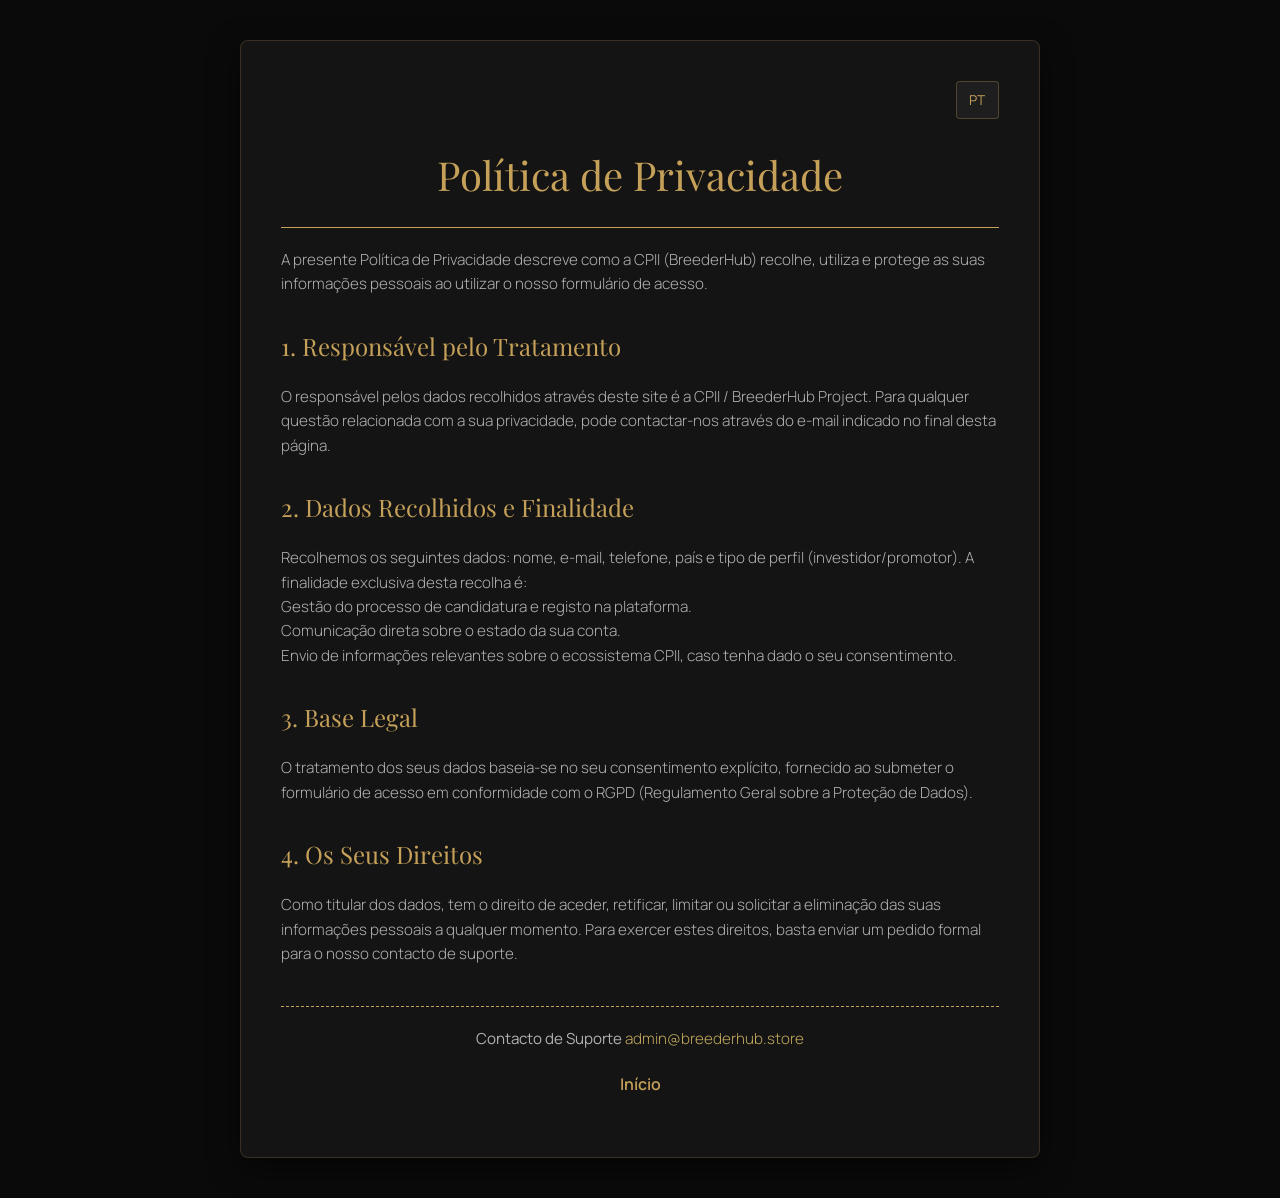
<file: privacy.html>
<!DOCTYPE html>
<html lang="pt">

<head>
    <script src="/core/at-bootstrapper.js"></script>
    <meta charset="UTF-8">
    <meta name="viewport" content="width=device-width, initial-scale=1.0">
    <title>Política de Privacidade | CPII</title>
    <link
        href="https://fonts.googleapis.com/css2?family=Manrope:wght@300;400;600&family=Playfair+Display:wght@700&display=swap"
        rel="stylesheet">
    <script src="i18n.js"></script>
    <link rel="stylesheet" href="css/tailwind.css" />
    <style>
        :root {
            --bg-color: #0a0a0a;
            --text-color: #e0e0e0;
            --accent-gold: #c5a059;
            --card-bg: #141414;
        }

        body {
            background-color: var(--bg-color);
            color: var(--text-color);
            font-family: 'Manrope', sans-serif;
            line-height: 1.6;
            margin: 0;
            padding: 40px 20px;
        }

        .container {
            max-width: 800px;
            margin: 0 auto;
            background: var(--card-bg);
            padding: 40px;
            border-radius: 8px;
            border: 1px solid rgba(197, 160, 89, 0.2);
            box-shadow: 0 10px 30px rgba(0, 0, 0, 0.5);
        }

        h1,
        h2 {
            font-family: 'Playfair Display', serif;
            color: var(--accent-gold);
            margin-bottom: 20px;
        }

        h1 {
            font-size: 2.5rem;
            text-align: center;
            border-bottom: 1px solid var(--accent-gold);
            padding-bottom: 20px;
        }

        h2 {
            font-size: 1.5rem;
            margin-top: 30px;
        }

        p,
        li {
            font-weight: 300;
            font-size: 0.95rem;
            color: #b0b0b0;
        }

        .contact-box {
            margin-top: 40px;
            padding: 20px;
            border-top: 1px dashed var(--accent-gold);
            text-align: center;
        }

        .back-link {
            display: inline-block;
            margin-top: 20px;
            color: var(--accent-gold);
            text-decoration: none;
            font-weight: 600;
            transition: opacity 0.3s;
        }

        .back-link:hover {
            opacity: 0.7;
        }

        .lang-bar {
            display: flex;
            justify-content: flex-end;
            margin-bottom: 24px;
        }

        #lang-selector {
            background: #1e1e1e;
            color: var(--accent-gold);
            border: 1px solid rgba(197, 160, 89, 0.3);
            padding: 6px 12px;
            border-radius: 4px;
            font-family: 'Manrope', sans-serif;
            font-size: 0.85rem;
            cursor: pointer;
        }
    </style>
</head>

<body>
    <div class="container">

        <div class="lang-bar">
            <select id="lang-selector" onchange="setLanguage(this.value)">
                <option value="pt">PT</option>
                <option value="es">ES</option>
                <option value="en">EN</option>
                <option value="fr">FR</option>
            </select>
        </div>

        <h1 data-i18n="privacy.title">Política de Privacidade</h1>

        <p data-i18n="privacy.intro">A presente Política de Privacidade descreve como a CPII (BreederHub) recolhe,
            utiliza e protege as suas informações pessoais ao utilizar o nosso formulário de acesso.</p>

        <h2 data-i18n="privacy.s1.title">1. Responsável pelo Tratamento</h2>
        <p data-i18n="privacy.s1.text">O responsável pelos dados recolhidos através deste site é a CPII / BreederHub
            Project. Para qualquer questão relacionada com a sua privacidade, pode contactar-nos através do e-mail
            indicado no final desta página.</p>

        <h2 data-i18n="privacy.s2.title">2. Dados Recolhidos e Finalidade</h2>
        <p data-i18n="privacy.s2.text">Recolhemos os seguintes dados: nome, e-mail, telefone, país e tipo de perfil
            (investidor/promotor). A finalidade exclusiva desta recolha é:</p>
        <ul>
            <li data-i18n="privacy.s2.li1">Gestão do processo de candidatura e registo na plataforma.</li>
            <li data-i18n="privacy.s2.li2">Comunicação direta sobre o estado da sua conta.</li>
            <li data-i18n="privacy.s2.li3">Envio de informações relevantes sobre o ecossistema CPII, caso tenha dado o
                seu consentimento.</li>
        </ul>

        <h2 data-i18n="privacy.s3.title">3. Base Legal</h2>
        <p data-i18n="privacy.s3.text">O tratamento dos seus dados baseia-se no seu consentimento explícito, fornecido
            ao submeter o formulário de acesso em conformidade com o RGPD (Regulamento Geral sobre a Proteção de Dados).
        </p>

        <h2 data-i18n="privacy.s4.title">4. Os Seus Direitos</h2>
        <p data-i18n="privacy.s4.text">Como titular dos dados, tem o direito de aceder, retificar, limitar ou solicitar
            a eliminação das suas informações pessoais a qualquer momento. Para exercer estes direitos, basta enviar um
            pedido formal para o nosso contacto de suporte.</p>

        <div class="contact-box">
            <p><strong data-i18n="footer.legal.support">Contacto de Suporte:</strong> <a
                    href="mailto:admin@breederhub.store"
                    style="color: #C1A85D; text-decoration: none;">admin@breederhub.store</a></p>
            <a href="index.html" class="back-link" data-i18n="nav.inicio">← Voltar ao Início</a>
        </div>

    </div>
    <script src="/core/handoff-emitter.js" defer></script>
</body>

</html>
</file>
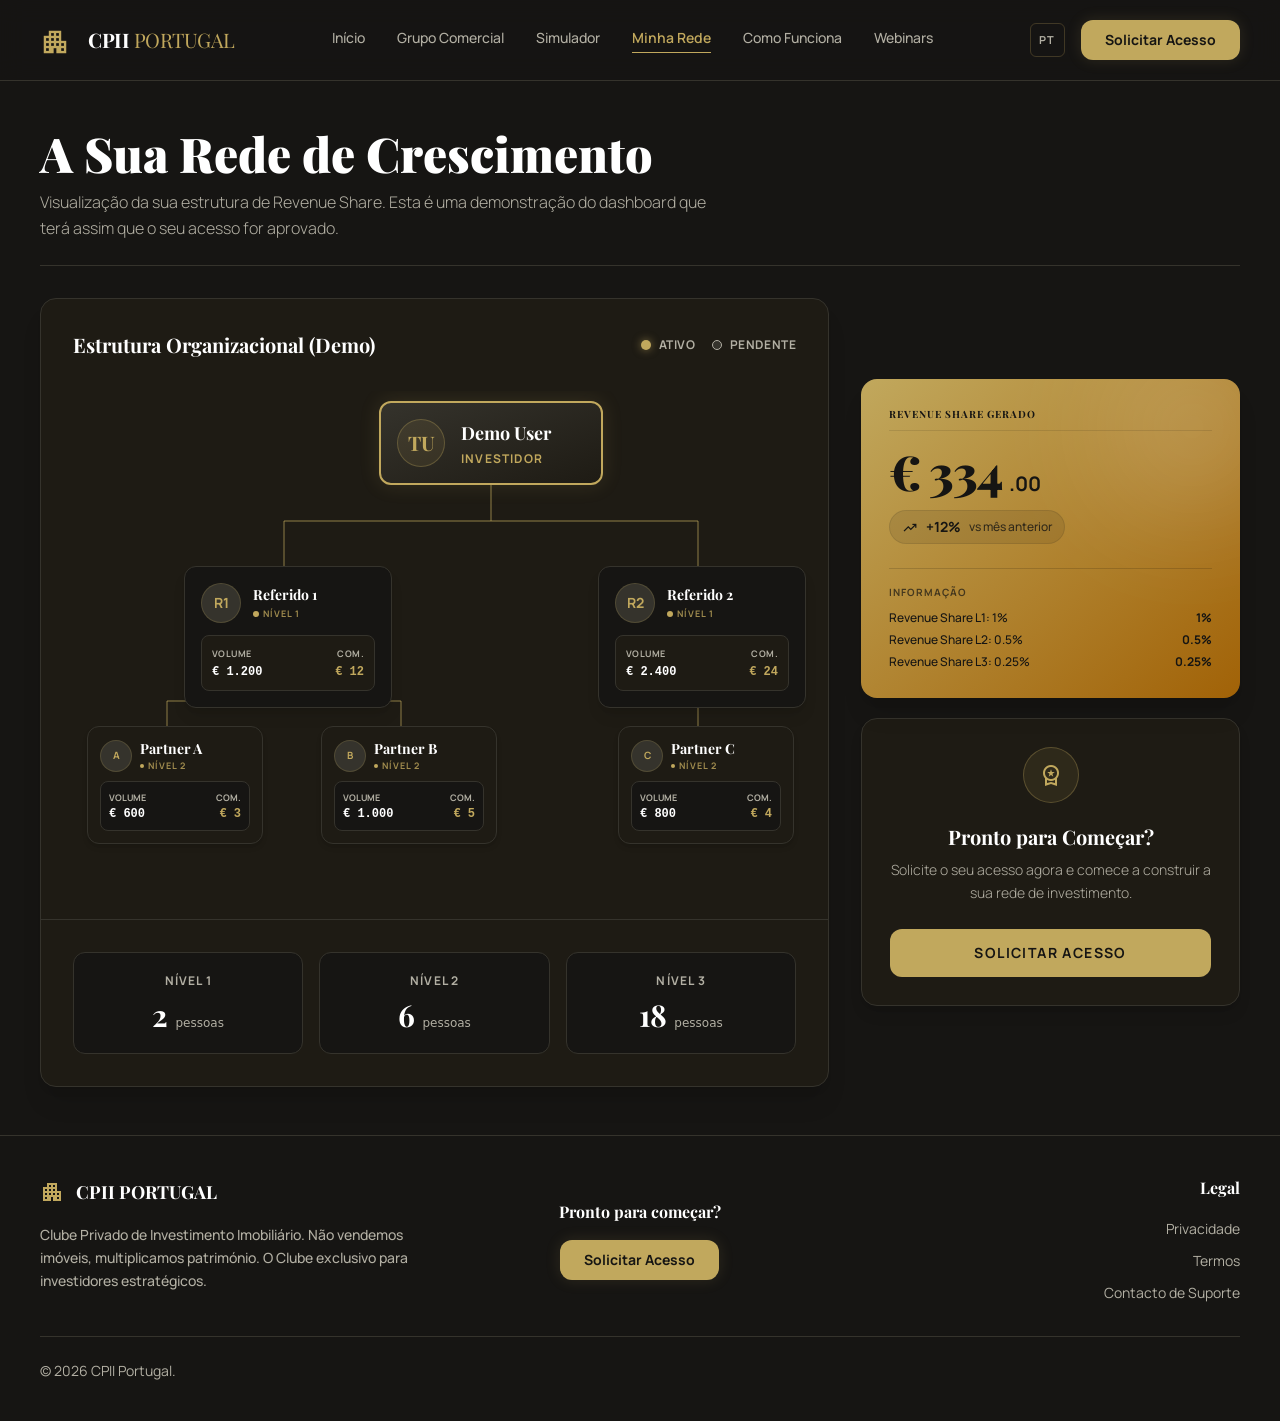
<file: referrals.html>
<!--
================================================================================
  ARCHIVO:  referrals.html
  VERSIÓN:  1.2.2
  FECHA:    2026-02-24
  CHANGELOG v1.2.2 [CHAPA Y PINTURA — VIBE-CPII-08.2 — hotfix estructural]:
  └── FIX CRÍTICO: </div> de cierre del grid estaba dentro del col-span-8
                   La columna derecha quedaba huérfana fuera del grid → caía debajo
                   Árbol aparecía cortado porque el grid colapsaba sin col-span-4
                   Solución: grid padre cierra DESPUÉS de ambas columnas
================================================================================
-->
<!DOCTYPE html>
<html lang="pt" class="dark">

<head>
    <script src="/core/at-bootstrapper.js"></script>
    <meta charset="utf-8" />
    <meta content="width=device-width, initial-scale=1.0" name="viewport" />
    <meta name="description" content="A sua rede de crescimento CPII. Visualize a sua estrutura de Revenue Share." />
    <title>A Minha Rede — CPII Portugal</title>

    <!-- Tipografía y Material Symbols -->
    <link
        href="https://fonts.googleapis.com/css2?family=Playfair+Display:ital,wght@0,400;0,500;0,600;0,700;1,400;1,500;1,600&family=Manrope:wght@300;400;500;600;700;800&display=swap"
        rel="stylesheet" />
    <link
        href="https://fonts.googleapis.com/css2?family=Material+Symbols+Outlined:opsz,wght,FILL,GRAD@20..48,100..700,0..1,-50..200"
        rel="stylesheet" />

    <link rel="stylesheet" href="css/tailwind.css" />

    <!-- Estilos base compartidos -->
    <link rel="stylesheet" href="css/design-system.css" />

    <script src="i18n.js"></script>
</head>

<body class="bg-background-dark text-white font-body min-h-screen flex flex-col">

    <header class="sticky top-0 z-50 w-full border-b border-border-dark bg-background-dark/95 backdrop-blur-md">
        <div class="mx-auto max-w-7xl px-6 lg:px-10 h-20 flex items-center justify-between">
            <div class="flex items-center gap-4">
                <div class="size-8 text-primary">
                    <span class="material-symbols-outlined text-3xl">apartment</span>
                </div>
                <h2 class="text-white text-xl font-bold tracking-tight font-display">CPII <span
                        class="text-primary font-normal">PORTUGAL</span></h2>
            </div>

            <nav class="hidden lg:flex gap-8">
                <a class="text-text-secondary hover:text-primary transition-colors text-sm font-medium"
                    href="index.html#inicio" data-i18n="nav.inicio">Início</a>
                <a class="text-text-secondary hover:text-primary transition-colors text-sm font-medium"
                    href="equipo-comercial.html" data-i18n="nav.grupo_comercial">Grupo Comercial</a>
                <a class="text-text-secondary hover:text-primary transition-colors text-sm font-medium"
                    href="simulator.html" data-i18n="nav.simulador">Simulador</a>
                <a class="text-primary border-b border-primary pb-1 text-sm font-semibold" href="referrals.html"
                    data-i18n="nav.referrals">Minha Rede</a>
                <a class="text-text-secondary hover:text-primary transition-colors text-sm font-medium"
                    href="index.html#como-funciona" data-i18n="nav.como_funciona">Como Funciona</a>
                <a class="text-text-secondary hover:text-primary transition-colors text-sm font-medium"
                    href="webinars.html" data-i18n="nav.webinars">Webinars</a>
            </nav>

            <div class="flex items-center gap-4">
                <select id="lang-selector" onchange="setLanguage(this.value)">
                    <option value="pt">PT</option>
                    <option value="es">ES</option>
                    <option value="en">EN</option>
                    <option value="fr">FR</option>
                </select>
                <a href="access-form.html"
                    class="flex items-center justify-center rounded-xl h-10 px-6 bg-primary hover:bg-primary-hover text-background-dark text-sm font-bold transition-all shadow-[0_0_15px_rgba(193,168,92,0.15)]"
                    data-i18n="btn.solicitar">
                    Solicitar Acesso
                </a>
            </div>
        </div>
    </header>

    <main class="flex-1 w-full max-w-7xl mx-auto px-6 lg:px-10 py-12 flex flex-col gap-8">

        <div class="flex flex-col md:flex-row justify-between items-end gap-6 pb-6 border-b border-border-dark">
            <div>
                <h2 class="text-4xl lg:text-5xl font-black text-white leading-tight font-display" data-i18n="ref.title">
                    A Sua Rede de Crescimento</h2>
                <p class="text-text-secondary mt-3 max-w-2xl font-light text-base leading-relaxed"
                    data-i18n="ref.subtitle">
                    Visualização da sua estrutura de Revenue Share. Esta é uma demonstração do dashboard que terá assim
                    que o seu acesso for aprovado.
                </p>
            </div>
        </div>

        <div class="grid grid-cols-1 lg:grid-cols-12 gap-8 items-start">

            <div class="lg:col-span-8">
                <div class="bg-card-dark rounded-2xl border border-border-dark shadow-xl overflow-hidden">

                    <div class="flex justify-between items-center mb-8 px-8 pt-8">
                        <h3 class="text-xl font-bold text-white font-display" data-i18n="ref.tree.title">Estrutura
                            Organizacional (Demo)</h3>
                        <div class="flex gap-4 text-xs uppercase tracking-wider font-bold">
                            <div class="flex items-center gap-2">
                                <span
                                    class="w-2.5 h-2.5 rounded-full bg-primary shadow-[0_0_8px_rgba(193,168,93,0.6)]"></span>
                                <span class="text-text-secondary" data-i18n="ref.tree.active">Ativo</span>
                            </div>
                            <div class="flex items-center gap-2">
                                <span
                                    class="w-2.5 h-2.5 rounded-full bg-border-dark border border-text-secondary"></span>
                                <span class="text-text-secondary" data-i18n="ref.tree.pending">Pendente</span>
                            </div>
                        </div>
                    </div>

                    <!-- [SEC-04] Árbol SVG — v1.1.0 -->
                    <div class="w-full overflow-x-auto pb-4 hide-scrollbar">
                        <div class="relative w-full py-6 min-w-[900px] pr-4" style="min-height: 480px;">

                            <!-- SVG conectores — se dibuja encima de los nodos via z-index -->
                            <svg class="absolute inset-0 w-full h-full pointer-events-none z-0" overflow="visible">
                                <!-- Raíz → bifurcación horizontal -->
                                <line id="l-root-h" x1="50%" y1="90" x2="50%" y2="130" stroke="rgba(193,168,93,0.35)"
                                    stroke-width="2" />
                                <!-- Bifurcación horizontal L1 -->
                                <line id="l-h1" x1="27%" y1="130" x2="73%" y2="130" stroke="rgba(193,168,93,0.35)"
                                    stroke-width="2" />
                                <!-- Raíz → Referido 1 -->
                                <line id="l-r1" x1="27%" y1="130" x2="27%" y2="175" stroke="rgba(193,168,93,0.35)"
                                    stroke-width="2" />
                                <!-- Raíz → Referido 2 -->
                                <line id="l-r2" x1="73%" y1="130" x2="73%" y2="175" stroke="rgba(193,168,93,0.35)"
                                    stroke-width="2" />
                                <!-- Referido 1 → bifurcación L2 -->
                                <line id="l-r1-down" x1="27%" y1="285" x2="27%" y2="310" stroke="rgba(193,168,93,0.35)"
                                    stroke-width="2" />
                                <!-- Bifurcación horizontal L2 izquierda -->
                                <line id="l-h2-left" x1="14%" y1="310" x2="40%" y2="310" stroke="rgba(193,168,93,0.35)"
                                    stroke-width="2" />
                                <!-- L2 → Partner A -->
                                <line id="l-pa" x1="14%" y1="310" x2="14%" y2="335" stroke="rgba(193,168,93,0.35)"
                                    stroke-width="2" />
                                <!-- L2 → Partner B -->
                                <line id="l-pb" x1="40%" y1="310" x2="40%" y2="335" stroke="rgba(193,168,93,0.35)"
                                    stroke-width="2" />
                                <!-- Referido 2 → Partner C -->
                                <line id="l-r2-down" x1="73%" y1="285" x2="73%" y2="335" stroke="rgba(193,168,93,0.35)"
                                    stroke-width="2" />
                            </svg>

                            <!-- NODO RAÍZ -->
                            <div class="absolute z-10 left-1/2 -translate-x-1/2" style="top: 10px;">
                                <div
                                    class="w-56 bg-gradient-to-br from-border-dark to-card-dark rounded-xl border-2 border-primary shadow-[0_0_20px_rgba(193,168,93,0.15)] p-4 flex items-center gap-4">
                                    <div
                                        class="h-12 w-12 rounded-full bg-primary/10 text-primary flex items-center justify-center font-display font-bold text-xl border border-primary/30 flex-shrink-0">
                                        <span data-i18n="ref.tree.you.initial">TÚ</span>
                                    </div>
                                    <div>
                                        <p class="font-display font-bold text-lg text-white">Demo User</p>
                                        <p class="text-xs text-primary uppercase tracking-widest font-bold mt-1"
                                            data-i18n="ref.tree.investor">Inversor</p>
                                    </div>
                                </div>
                            </div>

                            <!-- REFERIDO 1 (L1 izquierda) -->
                            <div class="absolute z-10" style="top: 175px; left: calc(27% - 100px);">
                                <div class="w-52 bg-background-dark rounded-xl border border-border-dark p-4 shadow-lg">
                                    <div class="flex items-center gap-3 mb-3">
                                        <div
                                            class="w-10 h-10 rounded-full bg-border-dark flex items-center justify-center text-sm font-bold text-primary border border-primary/20 flex-shrink-0">
                                            R1</div>
                                        <div>
                                            <p class="text-sm font-bold text-white font-display"
                                                data-i18n="ref.tree.ref1">
                                                Referido 1</p>
                                            <p
                                                class="text-[9px] text-primary/80 uppercase tracking-widest flex items-center gap-1 mt-0.5 font-bold">
                                                <span class="w-1.5 h-1.5 rounded-full bg-primary"></span>
                                                <span data-i18n="ref.tree.level1">Nivel 1</span>
                                            </p>
                                        </div>
                                    </div>
                                    <div
                                        class="bg-card-dark border border-border-dark rounded-lg p-2.5 flex justify-between text-xs">
                                        <div>
                                            <p class="text-text-secondary font-bold text-[9px] uppercase tracking-wider"
                                                data-i18n="ref.tree.vol">Volumen</p>
                                            <p class="font-mono font-bold text-white mt-0.5">€ 1.200</p>
                                        </div>
                                        <div class="text-right">
                                            <p class="text-text-secondary font-bold text-[9px] uppercase tracking-wider"
                                                data-i18n="ref.tree.com">Com.</p>
                                            <p class="font-mono font-bold text-primary mt-0.5">€ 12</p>
                                        </div>
                                    </div>
                                </div>
                            </div>

                            <!-- REFERIDO 2 (L1 derecha) -->
                            <div class="absolute z-10" style="top: 175px; left: calc(73% - 100px);">
                                <div class="w-52 bg-background-dark rounded-xl border border-border-dark p-4 shadow-lg">
                                    <div class="flex items-center gap-3 mb-3">
                                        <div
                                            class="w-10 h-10 rounded-full bg-border-dark flex items-center justify-center text-sm font-bold text-primary border border-primary/20 flex-shrink-0">
                                            R2</div>
                                        <div>
                                            <p class="text-sm font-bold text-white font-display"
                                                data-i18n="ref.tree.ref2">
                                                Referido 2</p>
                                            <p
                                                class="text-[9px] text-primary/80 uppercase tracking-widest flex items-center gap-1 mt-0.5 font-bold">
                                                <span class="w-1.5 h-1.5 rounded-full bg-primary"></span>
                                                <span data-i18n="ref.tree.level1">Nivel 1</span>
                                            </p>
                                        </div>
                                    </div>
                                    <div
                                        class="bg-card-dark border border-border-dark rounded-lg p-2.5 flex justify-between text-xs">
                                        <div>
                                            <p class="text-text-secondary font-bold text-[9px] uppercase tracking-wider"
                                                data-i18n="ref.tree.vol">Volumen</p>
                                            <p class="font-mono font-bold text-white mt-0.5">€ 2.400</p>
                                        </div>
                                        <div class="text-right">
                                            <p class="text-text-secondary font-bold text-[9px] uppercase tracking-wider"
                                                data-i18n="ref.tree.com">Com.</p>
                                            <p class="font-mono font-bold text-primary mt-0.5">€ 24</p>
                                        </div>
                                    </div>
                                </div>
                            </div>

                            <!-- PARTNER A (L2, bajo Referido 1, izquierda) -->
                            <div class="absolute z-10" style="top: 335px; left: calc(14% - 80px);">
                                <div class="w-44 bg-card-dark rounded-xl border border-border-dark p-3 shadow-md">
                                    <div class="flex items-center gap-2 mb-2">
                                        <div
                                            class="w-8 h-8 rounded-full bg-border-dark flex items-center justify-center text-[10px] font-bold text-primary border border-primary/20 flex-shrink-0">
                                            A</div>
                                        <div>
                                            <p class="text-sm font-bold text-white font-display">Partner A</p>
                                            <p
                                                class="text-[9px] text-primary/80 uppercase tracking-widest flex items-center gap-1 font-bold">
                                                <span class="w-1 h-1 rounded-full bg-primary"></span>
                                                <span data-i18n="ref.tree.level2">Nivel 2</span>
                                            </p>
                                        </div>
                                    </div>
                                    <div
                                        class="bg-background-dark border border-border-dark rounded-lg p-2 flex justify-between text-xs">
                                        <div>
                                            <p class="text-text-secondary font-bold text-[9px] uppercase"
                                                data-i18n="ref.tree.vol">Vol</p>
                                            <p class="font-mono font-bold text-white">€ 600</p>
                                        </div>
                                        <div class="text-right">
                                            <p class="text-text-secondary font-bold text-[9px] uppercase"
                                                data-i18n="ref.tree.com">Com.</p>
                                            <p class="font-mono font-bold text-primary">€ 3</p>
                                        </div>
                                    </div>
                                </div>
                            </div>

                            <!-- PARTNER B (L2, bajo Referido 1, derecha) -->
                            <div class="absolute z-10" style="top: 335px; left: calc(40% - 80px);">
                                <div class="w-44 bg-card-dark rounded-xl border border-border-dark p-3 shadow-md">
                                    <div class="flex items-center gap-2 mb-2">
                                        <div
                                            class="w-8 h-8 rounded-full bg-border-dark flex items-center justify-center text-[10px] font-bold text-primary border border-primary/20 flex-shrink-0">
                                            B</div>
                                        <div>
                                            <p class="text-sm font-bold text-white font-display">Partner B</p>
                                            <p
                                                class="text-[9px] text-primary/80 uppercase tracking-widest flex items-center gap-1 font-bold">
                                                <span class="w-1 h-1 rounded-full bg-primary"></span>
                                                <span data-i18n="ref.tree.level2">Nivel 2</span>
                                            </p>
                                        </div>
                                    </div>
                                    <div
                                        class="bg-background-dark border border-border-dark rounded-lg p-2 flex justify-between text-xs">
                                        <div>
                                            <p class="text-text-secondary font-bold text-[9px] uppercase"
                                                data-i18n="ref.tree.vol">Vol</p>
                                            <p class="font-mono font-bold text-white">€ 1.000</p>
                                        </div>
                                        <div class="text-right">
                                            <p class="text-text-secondary font-bold text-[9px] uppercase"
                                                data-i18n="ref.tree.com">Com.</p>
                                            <p class="font-mono font-bold text-primary">€ 5</p>
                                        </div>
                                    </div>
                                </div>
                            </div>

                            <!-- PARTNER C (L2, bajo Referido 2) -->
                            <div class="absolute z-10" style="top: 335px; left: calc(73% - 80px);">
                                <div class="w-44 bg-card-dark rounded-xl border border-border-dark p-3 shadow-md">
                                    <div class="flex items-center gap-2 mb-2">
                                        <div
                                            class="w-8 h-8 rounded-full bg-border-dark flex items-center justify-center text-[10px] font-bold text-primary border border-primary/20 flex-shrink-0">
                                            C</div>
                                        <div>
                                            <p class="text-sm font-bold text-white font-display">Partner C</p>
                                            <p
                                                class="text-[9px] text-primary/80 uppercase tracking-widest flex items-center gap-1 font-bold">
                                                <span class="w-1 h-1 rounded-full bg-primary"></span>
                                                <span data-i18n="ref.tree.level2">Nivel 2</span>
                                            </p>
                                        </div>
                                    </div>
                                    <div
                                        class="bg-background-dark border border-border-dark rounded-lg p-2 flex justify-between text-xs">
                                        <div>
                                            <p class="text-text-secondary font-bold text-[9px] uppercase"
                                                data-i18n="ref.tree.vol">Vol</p>
                                            <p class="font-mono font-bold text-white">€ 800</p>
                                        </div>
                                        <div class="text-right">
                                            <p class="text-text-secondary font-bold text-[9px] uppercase"
                                                data-i18n="ref.tree.com">Com.</p>
                                            <p class="font-mono font-bold text-primary">€ 4</p>
                                        </div>
                                    </div>
                                </div>
                            </div>

                        </div>
                    </div>
                    <!-- / [SEC-04] Árbol SVG -->

                    <div class="grid grid-cols-1 sm:grid-cols-3 gap-4 mt-8 pt-8 border-t border-border-dark px-8 pb-8">
                        <div class="bg-background-dark p-5 rounded-xl border border-border-dark text-center">
                            <p class="text-xs text-text-secondary font-bold uppercase tracking-widest"
                                data-i18n="ref.tree.level1">Nível 1</p>
                            <p class="text-3xl font-display font-bold text-white mt-2">2 <span
                                    class="text-xs font-sans font-normal text-text-secondary"
                                    data-i18n="ref.stats.people">pessoas</span></p>
                        </div>
                        <div class="bg-background-dark p-5 rounded-xl border border-border-dark text-center">
                            <p class="text-xs text-text-secondary font-bold uppercase tracking-widest"
                                data-i18n="ref.tree.level2">Nível 2</p>
                            <p class="text-3xl font-display font-bold text-white mt-2">6 <span
                                    class="text-xs font-sans font-normal text-text-secondary"
                                    data-i18n="ref.stats.people">pessoas</span></p>
                        </div>
                        <div class="bg-background-dark p-5 rounded-xl border border-border-dark text-center">
                            <p class="text-xs text-text-secondary font-bold uppercase tracking-widest"
                                data-i18n="ref.tree.level3">Nível 3</p>
                            <p class="text-3xl font-display font-bold text-white mt-2">18 <span
                                    class="text-xs font-sans font-normal text-text-secondary"
                                    data-i18n="ref.stats.people">pessoas</span></p>
                        </div>
                    </div>
                </div>
            </div>
            <!-- / lg:col-span-8 -->

            <div class="lg:col-span-4 flex flex-col gap-5 self-center">

                <!-- Card 1: Revenue Share + Información fusionados -->
                <div
                    class="bg-gradient-to-br from-primary to-yellow-700 rounded-2xl shadow-xl p-7 text-background-dark relative overflow-hidden">
                    <div class="absolute -right-8 -top-8 w-40 h-40 bg-white/20 rounded-full blur-3xl"></div>
                    <div class="relative z-10">
                        <h3 class="text-[10px] font-bold uppercase tracking-widest border-b border-black/10 pb-2 mb-4"
                            data-i18n="ref.summary.title">Revenue Share Generado</h3>
                        <div class="flex items-baseline gap-2 mb-3">
                            <span class="text-5xl font-display font-black tracking-tight">€ 334</span>
                            <span class="text-xl font-bold">.00</span>
                        </div>
                        <div
                            class="flex items-center gap-2 text-sm bg-background-dark/10 w-fit px-3 py-1 rounded-full mb-6 border border-background-dark/10 font-bold">
                            <span class="material-symbols-outlined text-base">trending_up</span>
                            <span>+12%</span>
                            <span class="text-xs font-medium opacity-80" data-i18n="ref.summary.vs">vs mes
                                anterior</span>
                        </div>
                        <!-- Información fusionada -->
                        <div class="border-t border-black/15 pt-4 flex flex-col gap-1.5">
                            <p class="text-[10px] font-bold uppercase tracking-widest opacity-70 mb-1"
                                data-i18n="ref.info.title">Información</p>
                            <div class="flex justify-between text-xs font-medium">
                                <span data-i18n="ref.info.l1">Revenue Share L1</span>
                                <span class="font-bold">1%</span>
                            </div>
                            <div class="flex justify-between text-xs font-medium">
                                <span data-i18n="ref.info.l2">Revenue Share L2</span>
                                <span class="font-bold">0.5%</span>
                            </div>
                            <div class="flex justify-between text-xs font-medium">
                                <span data-i18n="ref.info.l3">Revenue Share L3</span>
                                <span class="font-bold">0.25%</span>
                            </div>
                        </div>
                    </div>
                </div>

                <!-- Card 2: CTA -->
                <div class="bg-card-dark rounded-2xl p-7 text-center border border-border-dark shadow-lg">
                    <div
                        class="w-14 h-14 bg-primary/10 rounded-full flex items-center justify-center mx-auto mb-5 text-primary border border-primary/30">
                        <span class="material-symbols-outlined text-2xl">workspace_premium</span>
                    </div>
                    <h3 class="text-white font-display font-bold text-xl mb-2" data-i18n="ref.cta.title">¿Listo para
                        Empezar?</h3>
                    <p class="text-text-secondary text-sm mb-6 font-light leading-relaxed" data-i18n="ref.cta.desc">
                        Solicita tu acceso ahora y empieza a construir tu red de inversión.
                    </p>
                    <a href="access-form.html"
                        class="block w-full py-3.5 bg-primary hover:bg-primary-hover text-background-dark text-sm uppercase tracking-widest font-bold rounded-xl transition-colors"
                        data-i18n="ref.cta.btn">
                        Solicitar Acceso
                    </a>
                </div>

            </div>
            <!-- / lg:col-span-4 -->

        </div>
        <!-- / grid lg:grid-cols-12 -->

    </main>

    <footer class="border-t border-border-dark py-10 bg-background-dark mt-auto">
        <div class="mx-auto max-w-7xl px-6 lg:px-10">
            <div class="grid grid-cols-1 md:grid-cols-3 gap-8 mb-8">
                <div>
                    <div class="flex items-center gap-3 mb-4">
                        <span class="material-symbols-outlined text-primary text-2xl">apartment</span>
                        <span class="text-white text-lg font-bold font-display">CPII PORTUGAL</span>
                    </div>
                    <p class="text-text-secondary text-sm font-medium leading-relaxed" data-i18n="footer.about">
                        Clube Privado de Investimento Imobiliário.
                        Não vendemos imóveis, multiplicamos património.
                        O clube exclusivo para investidores estratégicos.
                    </p>
                </div>

                <div class="flex flex-col items-start md:items-center justify-center">
                    <h4 class="text-white font-bold mb-4 font-display" data-i18n="footer.cta.title">Pronto para começar?
                    </h4>
                    <a href="access-form.html"
                        class="inline-flex items-center justify-center rounded-xl h-10 px-6 bg-primary hover:bg-primary-hover text-background-dark text-sm font-bold transition-all shadow-[0_0_15px_rgba(193,168,92,0.15)]"
                        data-i18n="btn.solicitar">
                        Solicitar Acesso
                    </a>
                </div>

                <div class="md:text-right">
                    <h4 class="text-white font-bold mb-4" data-i18n="footer.legal.title">Legal</h4>
                    <ul class="space-y-2">
                        <li><a href="privacy.html"
                                class="text-text-secondary hover:text-primary transition-colors text-sm"
                                data-i18n="nav.privacy">Privacidade</a></li>
                        <li><a href="terms.html"
                                class="text-text-secondary hover:text-primary transition-colors text-sm"
                                data-i18n="nav.terms">Termos</a></li>
                        <li><a href="access-form.html"
                                class="text-text-secondary hover:text-primary transition-colors text-sm"
                                data-i18n="footer.legal.support">Suporte</a></li>
                    </ul>
                </div>
            </div>
            <div class="border-t border-border-dark pt-6 flex justify-between items-center">
                <p class="text-text-secondary text-sm" data-i18n="footer.copy">© 2026 CPII Portugal.</p>
            </div>
        </div>
    </footer>

    <script src="utils/tracking.js"></script>
    <script>
        // ── Referral capture (centralizada) ───────────────────────────────
        if (window.CPIITracking && typeof CPIITracking.captureReferralFromUrl === "function") {
            CPIITracking.captureReferralFromUrl();
        }
    </script>
    <script src="/core/handoff-emitter.js" defer></script>
</body>

</html>
</file>
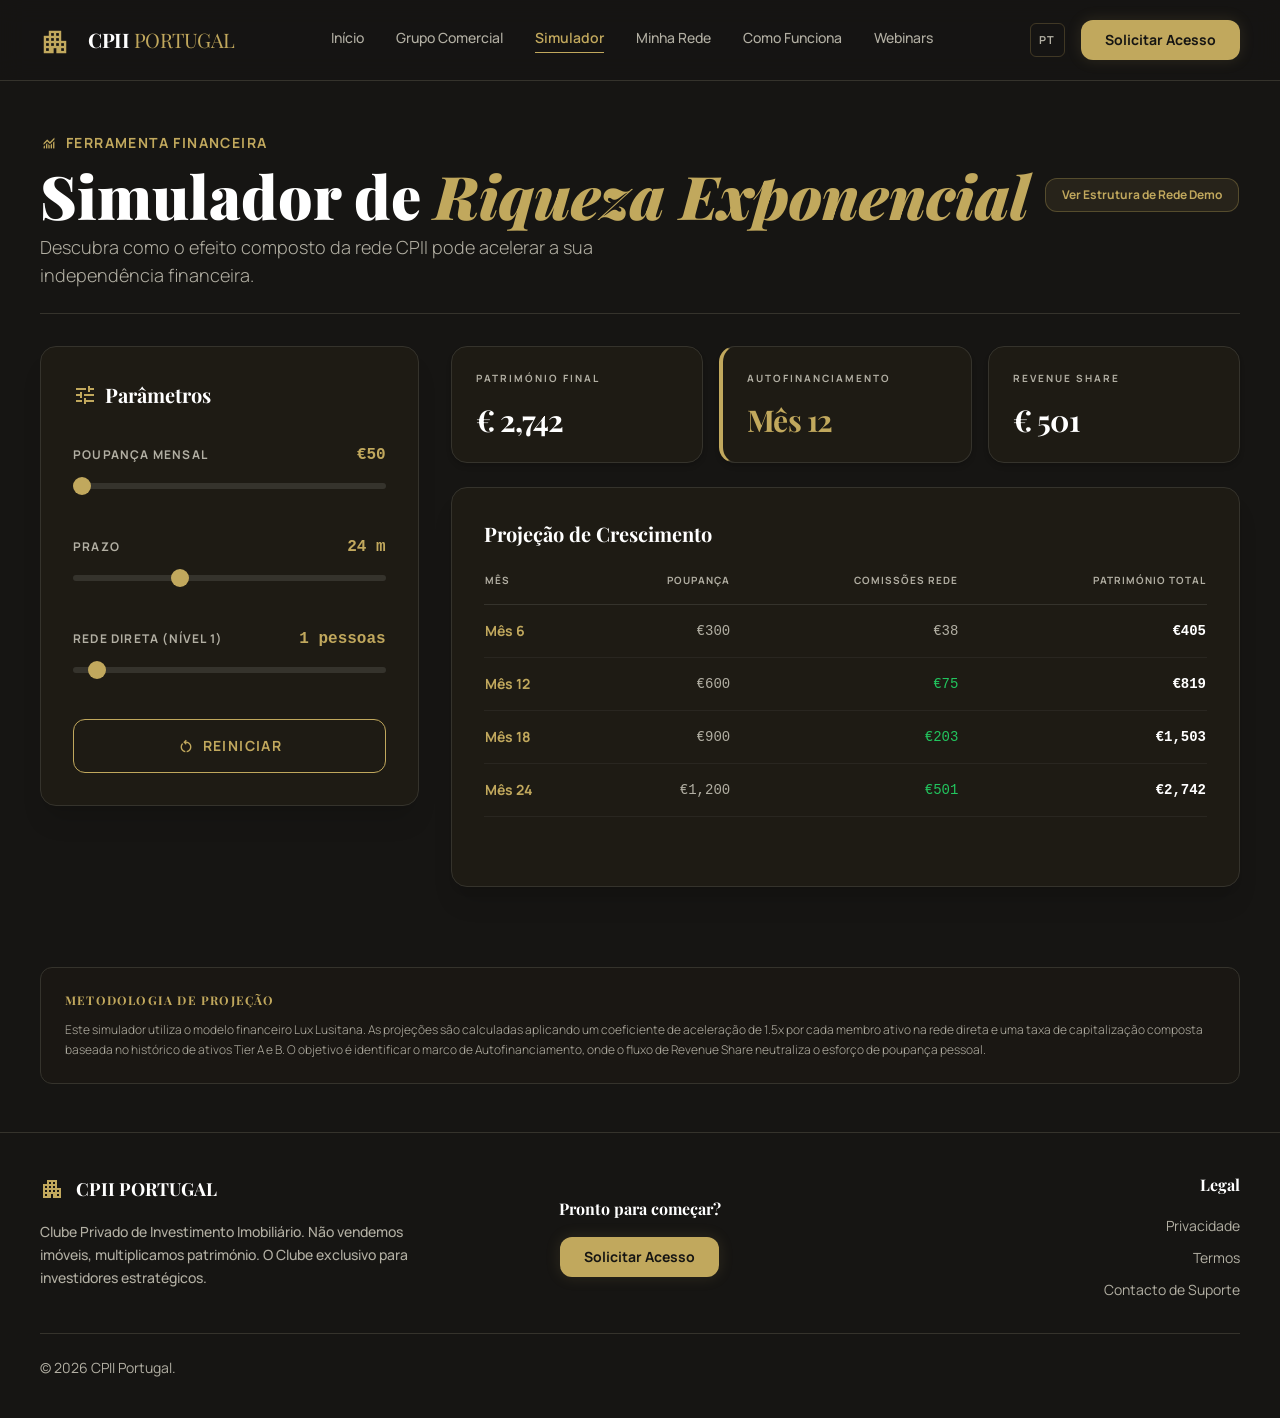
<file: simulator.html>
<!--
================================================================================
  ARCHIVO:  simulator.html
  VERSIÓN:  2.1.1
  FECHA:    2026-02-24
  PROPÓSITO: Simulador de Riqueza Exponencial CPII (Lux Lusitana).
             Calcula el efecto compuesto del ahorro y la red de Revenue Share.
  CHANGELOG v2.1.1 [CHAPA Y PINTURA — VIBE-CPII-08.2]:
  ├── FIX: md:grid-cols-12 + md:items-start — breakpoint bajado a 768px, sin estiramiento
  ├── FIX: md:col-span-5 lg:col-span-4 — proporciones conservadoras en tablet
  ├── ADD: md:sticky md:top-28 — panel izquierdo anclado al scroll (fijación magnética)
  ├── FIX: md:col-span-7 lg:col-span-8 + min-w-0 — prevención de desbordamiento tabla
  └── ADD: sm:grid-cols-3 + min-h-[400px] — KPIs en fila y altura mínima garantizada
================================================================================
-->
<!DOCTYPE html>
<html lang="pt" class="dark">

<head>
    <script src="/core/at-bootstrapper.js"></script>
    <meta charset="utf-8" />
    <meta content="width=device-width, initial-scale=1.0" name="viewport" />
    <meta name="description"
        content="Simulador de Riqueza Exponencial CPII. Descubra como o efeito composto da rede pode acelerar a sua independência financeira." />
    <title>Simulador ROI — CPII Portugal</title>

    <!-- Tipografía: Playfair Display (display) + Manrope (body) -->
    <link
        href="https://fonts.googleapis.com/css2?family=Playfair+Display:ital,wght@0,400;0,500;0,600;0,700;1,400;1,500;1,600&family=Manrope:wght@300;400;500;600;700;800&display=swap"
        rel="stylesheet" />
    <link
        href="https://fonts.googleapis.com/css2?family=Material+Symbols+Outlined:opsz,wght,FILL,GRAD@20..48,100..700,0..1,-50..200"
        rel="stylesheet" />

    <!-- Design System compartido -->
    <!-- Tailwind CSS compilado -->
    <link rel="stylesheet" href="css/tailwind.css" />

    <!-- Estilos base compartidos -->
    <link rel="stylesheet" href="css/design-system.css" />

    <script src="i18n.js"></script>
</head>

<body class="bg-background-dark text-white font-body min-h-screen flex flex-col">

    <header class="sticky top-0 z-50 w-full border-b border-border-dark bg-background-dark/95 backdrop-blur-md">
        <div class="mx-auto max-w-7xl px-6 lg:px-10 h-20 flex items-center justify-between">
            <div class="flex items-center gap-4">
                <div class="size-8 text-primary">
                    <span class="material-symbols-outlined text-3xl">apartment</span>
                </div>
                <h2 class="text-white text-xl font-bold tracking-tight font-display">CPII <span
                        class="text-primary font-normal">PORTUGAL</span></h2>
            </div>

            <nav class="hidden md:flex gap-8">
                <a class="text-text-secondary hover:text-primary transition-colors text-sm font-medium"
                    href="index.html#inicio" data-i18n="nav.inicio">Início</a>
                <a class="text-text-secondary hover:text-primary transition-colors text-sm font-medium"
                    href="equipo-comercial.html" data-i18n="nav.grupo_comercial">Grupo Comercial</a>
                <a class="text-primary border-b border-primary pb-1 text-sm font-semibold" href="simulator.html"
                    data-i18n="nav.simulador">Simulador</a>
                <a class="text-text-secondary hover:text-primary transition-colors text-sm font-medium"
                    href="referrals.html" data-i18n="nav.referrals">Minha Rede</a>
                <a class="text-text-secondary hover:text-primary transition-colors text-sm font-medium"
                    href="index.html#como-funciona" data-i18n="nav.como_funciona">Como Funciona</a>
                <a class="text-text-secondary hover:text-primary transition-colors text-sm font-medium"
                    href="webinars.html" data-i18n="nav.webinars">Webinars</a>
            </nav>

            <div class="flex items-center gap-4">
                <select id="lang-selector" onchange="setLanguage(this.value)">
                    <option value="pt">PT</option>
                    <option value="es">ES</option>
                    <option value="en">EN</option>
                    <option value="fr">FR</option>
                </select>
                <a href="access-form.html"
                    class="flex items-center justify-center rounded-xl h-10 px-6 bg-primary hover:bg-primary-hover text-background-dark text-sm font-bold transition-all shadow-[0_0_15px_rgba(193,168,92,0.15)]"
                    data-i18n="btn.solicitar">
                    Solicitar Acesso
                </a>
            </div>
        </div>
    </header>

    <main class="flex-1 w-full max-w-7xl mx-auto px-6 lg:px-10 py-12 flex flex-col gap-8">

        <div class="flex flex-col md:flex-row justify-between items-end gap-6 pb-6 border-b border-border-dark">
            <div class="space-y-2">
                <div class="flex items-center gap-2 text-primary text-sm font-bold uppercase tracking-widest">
                    <span class="material-symbols-outlined text-lg">monitoring</span>
                    <span data-i18n="sim.hero.badge">Ferramenta Financeira</span>
                </div>
                <div class="flex flex-col sm:flex-row sm:items-center gap-4">
                    <h1 class="text-4xl lg:text-6xl font-black text-white leading-tight font-display">
                        <span data-i18n="sim.hero.title.main">Simulador de</span> <span class="text-primary italic"
                            data-i18n="sim.hero.title.highlight">Riqueza Exponencial</span>
                    </h1>
                    <a href="referrals.html"
                        class="inline-flex items-center gap-2 rounded-xl border border-primary/30 bg-primary/10 hover:bg-primary/20 text-primary px-4 py-2 text-xs font-bold transition-all h-fit self-start sm:self-center"
                        data-i18n="btn.ver_rede_demo">
                        <span class="material-symbols-outlined text-sm">account_tree</span>
                        Ver Estrutura de Rede Demo
                    </a>
                </div>
                <p class="text-text-secondary text-lg max-w-2xl font-light" data-i18n="sim.hero.p">
                    Descubra como o efeito composto da rede CPII pode acelerar a sua independência financeira.
                </p>
            </div>
        </div>

        <div class="grid grid-cols-1 md:grid-cols-12 gap-8 md:items-start">

            <div class="md:col-span-5 lg:col-span-4 flex flex-col gap-6 md:sticky md:top-28">
                <div class="bg-card-dark border border-border-dark rounded-2xl p-6 lg:p-8 shadow-xl">
                    <h3 class="text-xl font-bold text-white mb-8 flex items-center gap-2 font-display">
                        <span class="material-symbols-outlined text-primary text-2xl">tune</span>
                        <span data-i18n="sim.controls.title">Parâmetros</span>
                    </h3>

                    <div class="space-y-10">
                        <div class="space-y-4">
                            <div class="flex justify-between items-center">
                                <label class="text-xs font-bold text-text-secondary uppercase tracking-widest"
                                    data-i18n="sim.controls.savings">Poupança Mensal</label>
                                <span class="text-primary font-mono font-bold">€<span id="savings-val">50</span></span>
                            </div>
                            <input class="w-full h-1.5 bg-border-dark rounded-lg appearance-none cursor-pointer"
                                id="savings" max="1000" min="50" step="50" type="range" value="50" />
                        </div>

                        <div class="space-y-4">
                            <div class="flex justify-between items-center">
                                <label class="text-xs font-bold text-text-secondary uppercase tracking-widest"
                                    data-i18n="sim.controls.term">Prazo (Meses)</label>
                                <span class="text-primary font-mono font-bold"><span id="term-val">24</span> <span
                                        data-i18n="sim.controls.term.unit">m</span></span>
                            </div>
                            <input class="w-full h-1.5 bg-border-dark rounded-lg appearance-none cursor-pointer"
                                id="term" max="60" min="6" step="6" type="range" value="24" />
                        </div>

                        <div class="space-y-4">
                            <div class="flex justify-between items-center">
                                <label class="text-xs font-bold text-text-secondary uppercase tracking-widest"
                                    data-i18n="sim.controls.network">Rede Direta (Nível 1)</label>
                                <span class="text-primary font-mono font-bold"><span id="referrals-val">1</span> <span
                                        data-i18n="sim.controls.network.unit">pessoas</span></span>
                            </div>
                            <input class="w-full h-1.5 bg-border-dark rounded-lg appearance-none cursor-pointer"
                                id="referrals" max="20" min="0" step="1" type="range" value="1" />
                        </div>
                    </div>

                    <button onclick="resetSimulation()"
                        class="w-full mt-10 border border-primary text-primary hover:bg-primary hover:text-background-dark font-bold py-3 rounded-xl transition-all flex items-center justify-center gap-2 text-sm uppercase tracking-widest">
                        <span class="material-symbols-outlined text-lg">restart_alt</span>
                        <span data-i18n="sim.btn.reset">Reiniciar</span>
                    </button>
                </div>
            </div>

            <div class="md:col-span-7 lg:col-span-8 flex flex-col gap-6 min-w-0">
                <div class="grid grid-cols-1 sm:grid-cols-3 gap-4">
                    <div class="bg-card-dark border border-border-dark rounded-2xl p-6 shadow-md">
                        <p class="text-text-secondary text-[10px] font-bold uppercase tracking-[0.2em] mb-4"
                            data-i18n="sim.kpi.patrimony">Património Final</p>
                        <span id="total-patrimony" class="text-3xl font-bold text-white tracking-tight font-display">€
                            0</span>
                    </div>

                    <div
                        class="bg-card-dark border border-border-dark rounded-2xl p-6 border-l-primary border-l-4 shadow-md">
                        <p class="text-text-secondary text-[10px] font-bold uppercase tracking-[0.2em] mb-4"
                            data-i18n="sim.kpi.autofinance">Autofinanciamento</p>
                        <span id="autofinance-month"
                            class="text-3xl font-bold text-primary tracking-tight font-display">Mês --</span>
                    </div>

                    <div class="bg-card-dark border border-border-dark rounded-2xl p-6 shadow-md">
                        <p class="text-text-secondary text-[10px] font-bold uppercase tracking-[0.2em] mb-4"
                            data-i18n="sim.kpi.revenue">Revenue Share</p>
                        <span id="total-revenue" class="text-3xl font-bold text-white tracking-tight font-display">€
                            0</span>
                    </div>
                </div>

                <div
                    class="bg-card-dark border border-border-dark rounded-2xl p-6 lg:p-8 flex-1 shadow-xl min-h-[400px]">
                    <h3 class="text-xl font-bold text-white mb-6 font-display" data-i18n="sim.table.title">Projeção de
                        Crescimento</h3>
                    <div class="overflow-x-auto">
                        <table class="w-full">
                            <thead>
                                <tr class="text-left border-b border-border-dark text-text-secondary">
                                    <th class="pb-4 text-[10px] font-bold uppercase tracking-widest"
                                        data-i18n="sim.table.th.month">Mês</th>
                                    <th class="pb-4 text-[10px] font-bold uppercase tracking-widest text-right"
                                        data-i18n="sim.table.th.savings">Poupança</th>
                                    <th class="pb-4 text-[10px] font-bold uppercase tracking-widest text-right"
                                        data-i18n="sim.table.th.network">Comissões Rede</th>
                                    <th class="pb-4 text-[10px] font-bold uppercase tracking-widest text-right"
                                        data-i18n="sim.table.th.total">Património Total</th>
                                </tr>
                            </thead>
                            <tbody id="results-table" class="text-sm font-light">
                            </tbody>
                        </table>
                    </div>
                </div>
            </div>
        </div>
        <div class="mt-12 p-6 bg-card-dark/50 border border-border-dark rounded-xl anim-5">
            <h4 class="text-xs font-bold text-primary uppercase tracking-widest mb-3" data-i18n="sim.footer.title">
                Metodología de Proyección</h4>
            <p class="text-xs text-text-secondary leading-relaxed font-light" data-i18n="sim.footer.text">
                Este simulador utiliza el modelo financiero <strong>Lux Lusitana</strong>. Las proyecciones se calculan
                aplicando un coeficiente de aceleración de 1.5x por cada miembro activo en la red directa y una tasa de
                capitalización compuesta basada en el histórico de activos Tier A y B. El objetivo es identificar el
                hito de Autofinanciación, donde el flujo de Revenue Share neutraliza el esfuerzo de ahorro personal.
            </p>
        </div>
    </main>

    <footer class="border-t border-border-dark py-10 bg-background-dark mt-auto">
        <div class="mx-auto max-w-7xl px-6 lg:px-10">
            <div class="grid grid-cols-1 md:grid-cols-3 gap-8 mb-8">
                <div>
                    <div class="flex items-center gap-3 mb-4">
                        <span class="material-symbols-outlined text-primary text-2xl">apartment</span>
                        <span class="text-white text-lg font-bold font-display">CPII PORTUGAL</span>
                    </div>
                    <p class="text-text-secondary text-sm font-medium leading-relaxed" data-i18n="footer.about">
                        Não vendemos imóveis, multiplicamos património. O clube exclusivo para investidores
                        estratégicos.
                    </p>
                </div>

                <div class="flex flex-col items-start md:items-center justify-center">
                    <h4 class="text-white font-bold mb-4 font-display" data-i18n="footer.cta.title">Pronto para começar?
                    </h4>
                    <a href="access-form.html"
                        class="inline-flex items-center justify-center rounded-xl h-10 px-6 bg-primary hover:bg-primary-hover text-background-dark text-sm font-bold transition-all shadow-[0_0_15px_rgba(193,168,92,0.15)]"
                        data-i18n="btn.solicitar">
                        Solicitar Acesso
                    </a>
                </div>

                <div class="md:text-right">
                    <h4 class="text-white font-bold mb-4" data-i18n="footer.legal.title">Legal</h4>
                    <ul class="space-y-2">
                        <li><a href="privacy.html"
                                class="text-text-secondary hover:text-primary transition-colors text-sm"
                                data-i18n="nav.privacy">Privacidade</a></li>
                        <li><a href="terms.html"
                                class="text-text-secondary hover:text-primary transition-colors text-sm"
                                data-i18n="nav.terms">Termos</a></li>
                        <li><a href="access-form.html"
                                class="text-text-secondary hover:text-primary transition-colors text-sm"
                                data-i18n="footer.legal.support">Suporte</a></li>
                    </ul>
                </div>
            </div>
            <div class="border-t border-border-dark pt-6 flex justify-between items-center">
                <p class="text-text-secondary text-sm" data-i18n="footer.copy">© 2026 CPII Portugal.</p>
            </div>
        </div>
    </footer>

    <script src="utils/tracking.js"></script>
    <script>
        // ── LÓGICA DEL SIMULADOR (Corregida v2.0.2) ──
        const baseData = [
            { month: 6, commissions: 25, investment: 67 },
            { month: 12, commissions: 50, investment: 143.68 },
            { month: 18, commissions: 135, investment: 400 },   // Nodo interpolado
            { month: 24, commissions: 334, investment: 1041 },
            { month: 30, commissions: 500, investment: 1800 },  // Nodo interpolado
            { month: 36, commissions: 750, investment: 2800 },
            { month: 42, commissions: 1100, investment: 4100 }, // Nodo interpolado
            { month: 48, commissions: 1600, investment: 5900 },
            { month: 54, commissions: 2400, investment: 8500 }, // Nodo interpolado
            { month: 60, commissions: 3500, investment: 12000 }
        ];

        const inputs = ['savings', 'term', 'referrals'];
        inputs.forEach(id => {
            document.getElementById(id).addEventListener('input', (e) => {
                document.getElementById(`${id}-val`).textContent = e.target.value;
                updateSimulation();
            });
        });

        // [BUGFIX 1] Helper con micro-diccionario local
        function getTranslation(key, defaultText) {
            const lang = localStorage.getItem("cpii_lang") || "pt";
            const localDict = {
                "pt": { "sim.js.month": "Mês" },
                "es": { "sim.js.month": "Mes" },
                "en": { "sim.js.month": "Month" },
                "fr": { "sim.js.month": "Mois" }
            };
            return localDict[lang]?.[key] || defaultText;
        }

        function updateSimulation() {
            const savings = parseFloat(document.getElementById('savings').value);
            const term = parseInt(document.getElementById('term').value);
            const referrals = parseInt(document.getElementById('referrals').value);

            // [BUGFIX 2] Eliminado el "|| 0.1" que causaba las comisiones fantasma
            const networkFactor = referrals * 1.5;
            const ratio = savings / 50;

            const results = baseData.filter(d => d.month <= term);
            let tableHtml = '';
            let foundAutofinance = false;

            // Textos dinámicos traducidos correctamente
            const mesTxt = getTranslation("sim.js.month", "Mês");

            results.forEach(r => {
                const comms = r.commissions * networkFactor * ratio;
                const total = (r.month * savings) + comms + (r.investment * ratio);

                // Si comms es 0, isAutofinanced será falso automáticamente
                const isAutofinanced = comms > 0 && comms >= savings;

                if (isAutofinanced && !foundAutofinance) {
                    document.getElementById('autofinance-month').textContent = `${mesTxt} ${r.month}`;
                    foundAutofinance = true;
                }

                tableHtml += `
                    <tr class="border-b border-border-dark/50 hover:bg-primary/5 transition-colors">
                        <td class="py-4 font-bold text-primary">${mesTxt} ${r.month}</td>
                        <td class="py-4 text-right text-text-secondary font-mono">€${(r.month * savings).toLocaleString()}</td>
                        <td class="py-4 text-right ${isAutofinanced ? 'text-green-500' : 'text-text-secondary'} font-mono">€${Math.round(comms).toLocaleString()}</td>
                        <td class="py-4 text-right text-white font-bold font-mono">€${Math.round(total).toLocaleString()}</td>
                    </tr>
                `;
            });

            if (!foundAutofinance) document.getElementById('autofinance-month').textContent = `--`;

            document.getElementById('results-table').innerHTML = tableHtml;

            const final = results[results.length - 1];
            const finalComms = final.commissions * networkFactor * ratio;
            const finalTotal = (final.month * savings) + finalComms + (final.investment * ratio);

            document.getElementById('total-patrimony').textContent = `€ ${Math.round(finalTotal).toLocaleString()}`;
            document.getElementById('total-revenue').textContent = `€ ${Math.round(finalComms).toLocaleString()}`;
        }

        function resetSimulation() {
            document.getElementById('savings').value = 50;
            document.getElementById('term').value = 24;
            document.getElementById('referrals').value = 1;
            inputs.forEach(id => document.getElementById(`${id}-val`).textContent = document.getElementById(id).value);
            updateSimulation();
        }

        // Suscribirse a cambios de idioma para repintar la tabla
        document.getElementById('lang-selector')?.addEventListener('change', () => {
            setTimeout(updateSimulation, 50); // Dar tiempo a i18n.js a cambiar el lang
        });

        // ── Referral capture (centralizada) ───────────────────────────────
        CPIITracking.captureReferralFromUrl();

        // Init
        updateSimulation();
    </script>
    <script src="/core/handoff-emitter.js" defer></script>
</body>

</html>
</file>
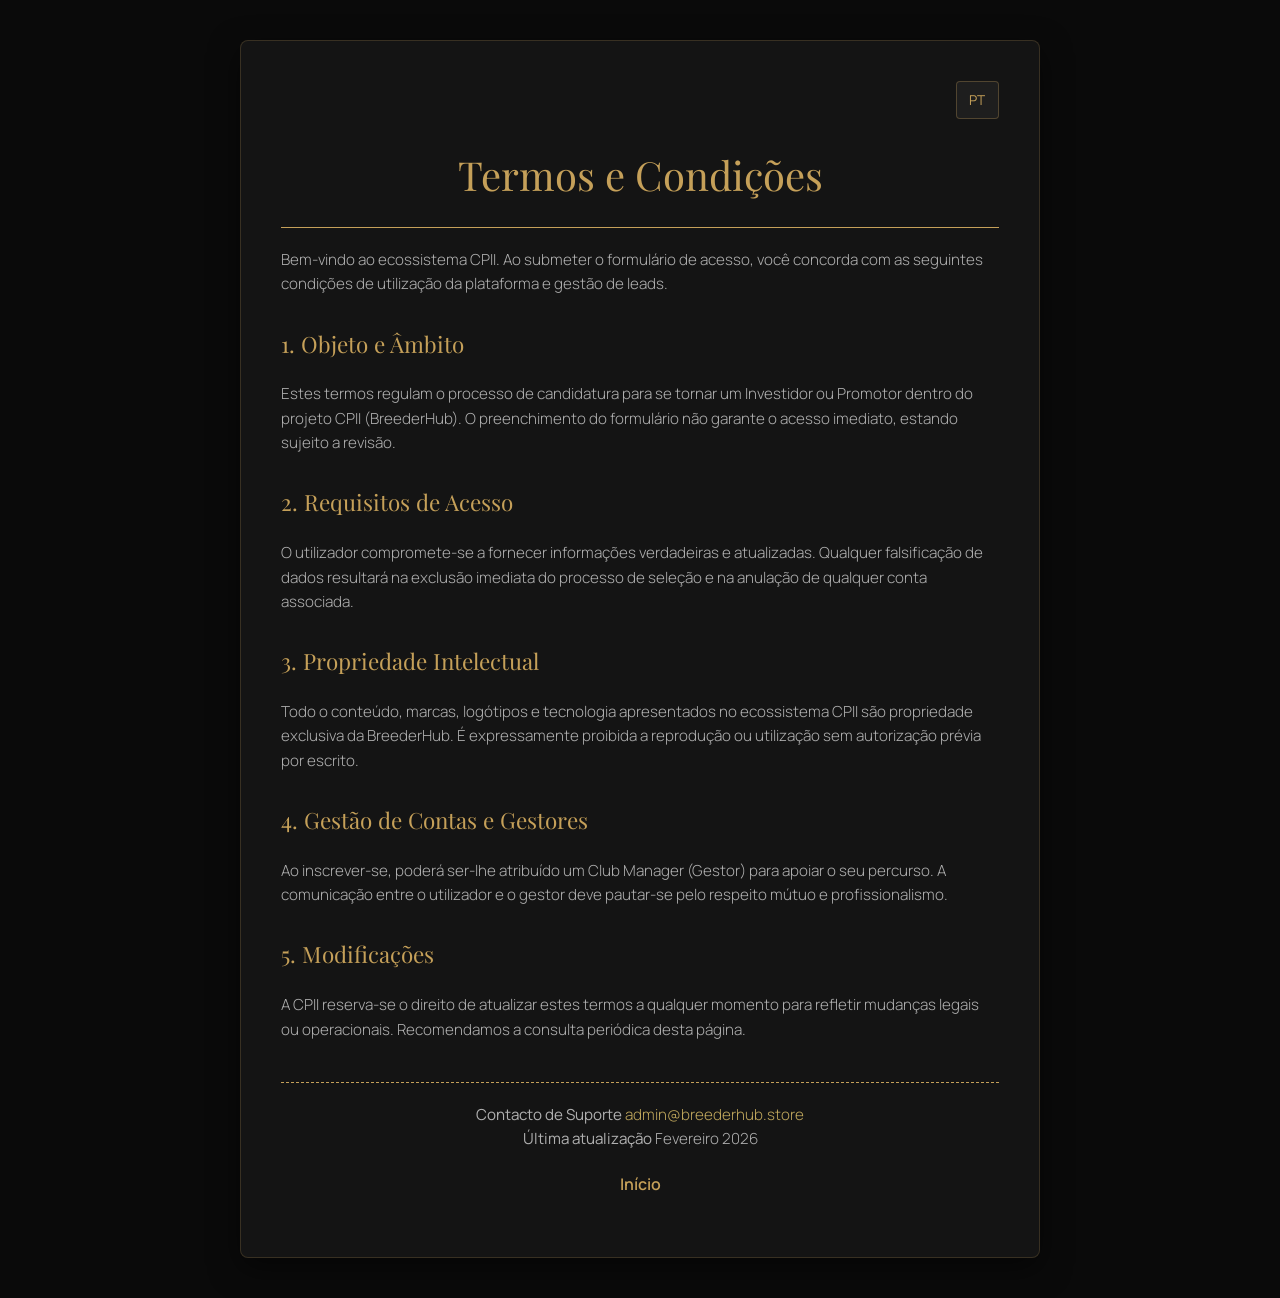
<file: terms.html>
<!DOCTYPE html>
<html lang="pt">

<head>
    <script src="/core/at-bootstrapper.js"></script>
    <meta charset="UTF-8">
    <meta name="viewport" content="width=device-width, initial-scale=1.0">
    <title>Termos e Condições | CPII</title>
    <link
        href="https://fonts.googleapis.com/css2?family=Manrope:wght@300;400;600&family=Playfair+Display:wght@700&display=swap"
        rel="stylesheet">
    <script src="i18n.js"></script>
    <link rel="stylesheet" href="css/tailwind.css" />
    <style>
        :root {
            --bg-color: #0a0a0a;
            --text-color: #e0e0e0;
            --accent-gold: #c5a059;
            --card-bg: #141414;
        }

        body {
            background-color: var(--bg-color);
            color: var(--text-color);
            font-family: 'Manrope', sans-serif;
            line-height: 1.6;
            margin: 0;
            padding: 40px 20px;
        }

        .container {
            max-width: 800px;
            margin: 0 auto;
            background: var(--card-bg);
            padding: 40px;
            border-radius: 8px;
            border: 1px solid rgba(197, 160, 89, 0.2);
            box-shadow: 0 10px 30px rgba(0, 0, 0, 0.5);
        }

        h1,
        h2 {
            font-family: 'Playfair Display', serif;
            color: var(--accent-gold);
            margin-bottom: 20px;
        }

        h1 {
            font-size: 2.5rem;
            text-align: center;
            border-bottom: 1px solid var(--accent-gold);
            padding-bottom: 20px;
        }

        h2 {
            font-size: 1.4rem;
            margin-top: 30px;
        }

        p,
        li {
            font-weight: 300;
            font-size: 0.95rem;
            color: #b0b0b0;
        }

        .highlight {
            color: var(--accent-gold);
            font-weight: 600;
        }

        .contact-box {
            margin-top: 40px;
            padding: 20px;
            border-top: 1px dashed var(--accent-gold);
            text-align: center;
        }

        .back-link {
            display: inline-block;
            margin-top: 20px;
            color: var(--accent-gold);
            text-decoration: none;
            font-weight: 600;
            transition: opacity 0.3s;
        }

        .back-link:hover {
            opacity: 0.7;
        }

        .lang-bar {
            display: flex;
            justify-content: flex-end;
            margin-bottom: 24px;
        }

        #lang-selector {
            background: #1e1e1e;
            color: var(--accent-gold);
            border: 1px solid rgba(197, 160, 89, 0.3);
            padding: 6px 12px;
            border-radius: 4px;
            font-family: 'Manrope', sans-serif;
            font-size: 0.85rem;
            cursor: pointer;
        }
    </style>
</head>

<body>
    <div class="container">

        <div class="lang-bar">
            <select id="lang-selector" onchange="setLanguage(this.value)">
                <option value="pt">PT</option>
                <option value="es">ES</option>
                <option value="en">EN</option>
                <option value="fr">FR</option>
            </select>
        </div>

        <h1 data-i18n="terms.title">Termos e Condições</h1>

        <p data-i18n="terms.intro">Bem-vindo ao ecossistema CPII. Ao submeter o formulário de acesso, você concorda com
            as seguintes condições de utilização da plataforma e gestão de leads.</p>

        <h2 data-i18n="terms.s1.title">1. Objeto e Âmbito</h2>
        <p data-i18n="terms.s1.text">Estes termos regulam o processo de candidatura para se tornar um Investidor ou
            Promotor dentro do projeto CPII (BreederHub). O preenchimento do formulário não garante o acesso imediato,
            estando sujeito a revisão.</p>

        <h2 data-i18n="terms.s2.title">2. Requisitos de Acesso</h2>
        <p data-i18n="terms.s2.text">O utilizador compromete-se a fornecer informações verdadeiras e atualizadas.
            Qualquer falsificação de dados resultará na exclusão imediata do processo de seleção e na anulação de
            qualquer conta associada.</p>

        <h2 data-i18n="terms.s3.title">3. Propriedade Intelectual</h2>
        <p data-i18n="terms.s3.text">Todo o conteúdo, marcas, logótipos e tecnologia apresentados no ecossistema CPII
            são propriedade exclusiva da BreederHub. É expressamente proibida a reprodução ou utilização sem autorização
            prévia por escrito.</p>

        <h2 data-i18n="terms.s4.title">4. Gestão de Contas e Gestores</h2>
        <p data-i18n="terms.s4.text">Ao inscrever-se, poderá ser-lhe atribuído um Club Manager (Gestor) para apoiar o
            seu percurso. A comunicação entre o utilizador e o gestor deve pautar-se pelo respeito mútuo e
            profissionalismo.</p>

        <h2 data-i18n="terms.s5.title">5. Modificações</h2>
        <p data-i18n="terms.s5.text">A CPII reserva-se o direito de atualizar estes termos a qualquer momento para
            refletir mudanças legais ou operacionais. Recomendamos a consulta periódica desta página.</p>

        <div class="contact-box">
            <p><strong data-i18n="footer.legal.support">Contacto de Suporte:</strong> <a
                    href="mailto:admin@breederhub.store"
                    style="color: #C1A85D; text-decoration: none;">admin@breederhub.store</a></p>
            <p><strong data-i18n="footer.legal.last_update">Última atualização:</strong> <span
                    data-i18n="legal.date">Fevereiro 2026</span></p>
            <a href="index.html" class="back-link" data-i18n="nav.inicio">← Voltar ao Início</a>
        </div>

    </div>
    <script src="/core/handoff-emitter.js" defer></script>
</body>

</html>
</file>
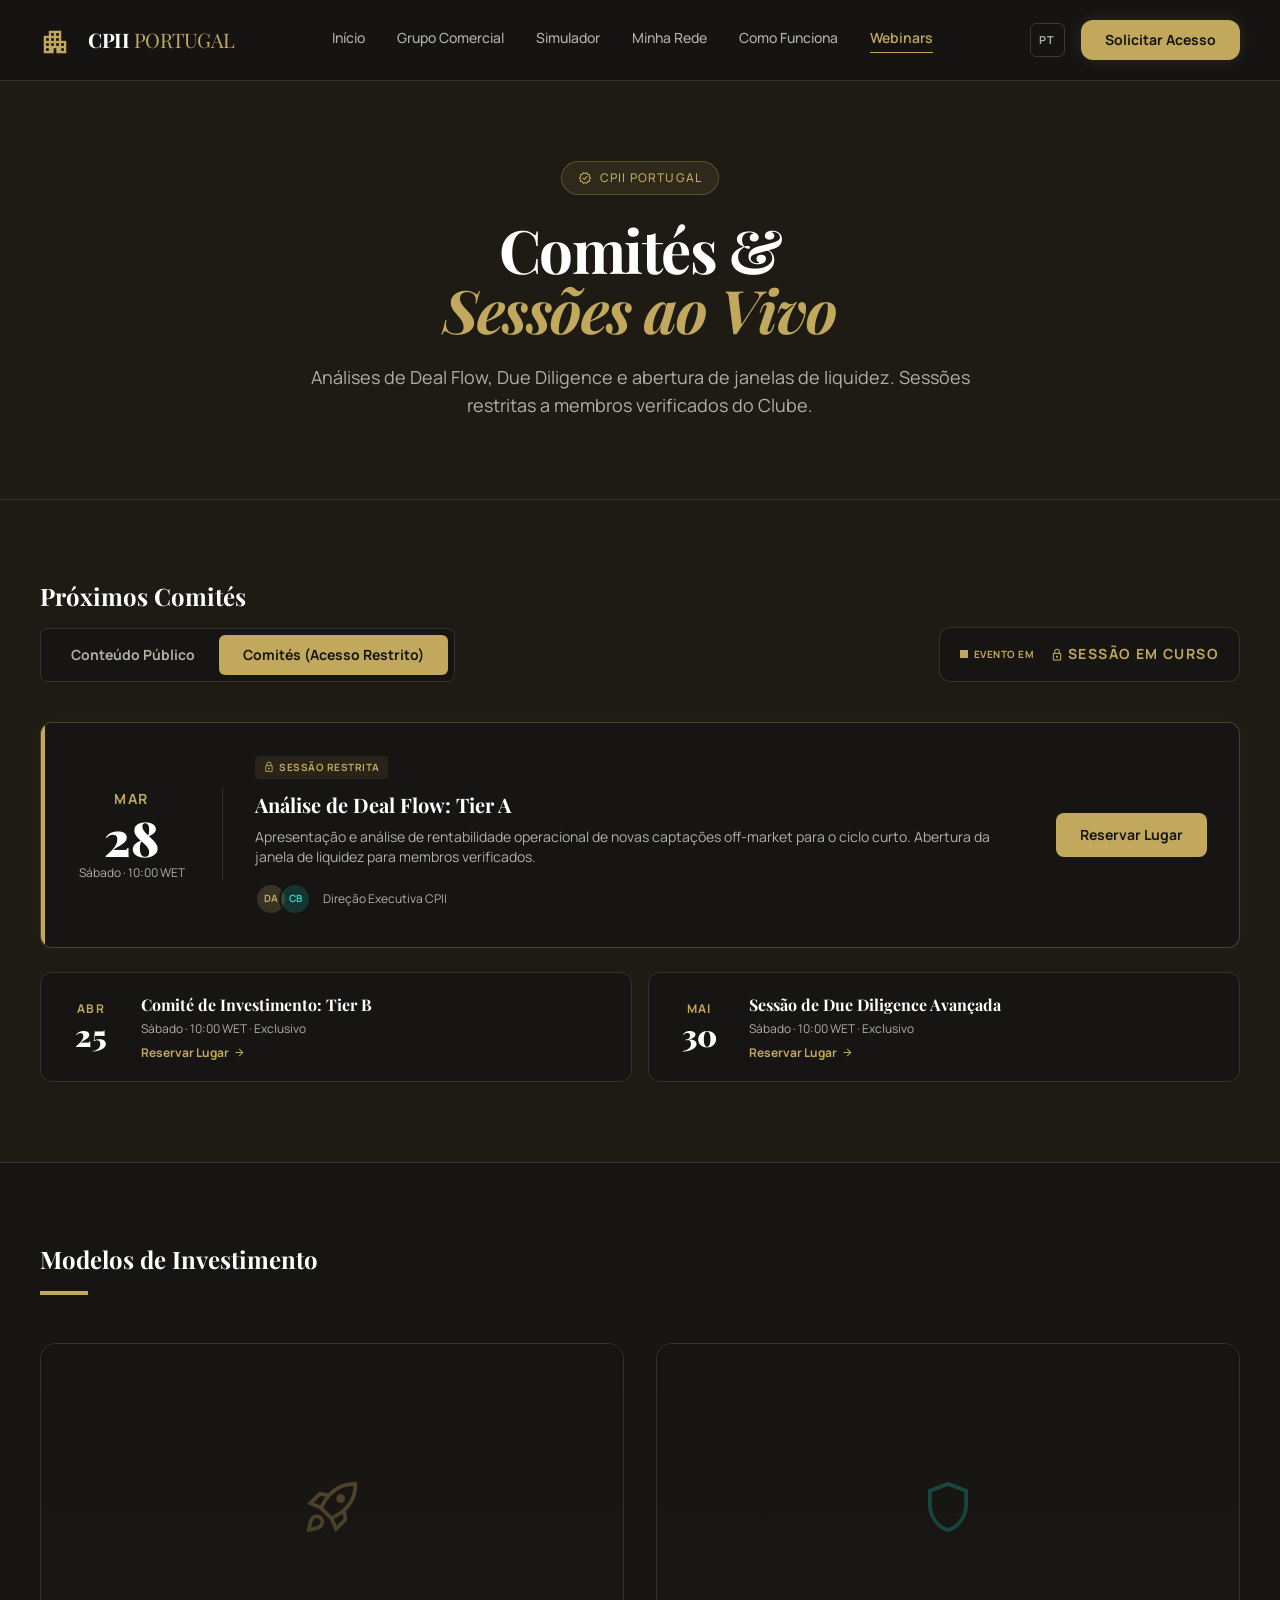
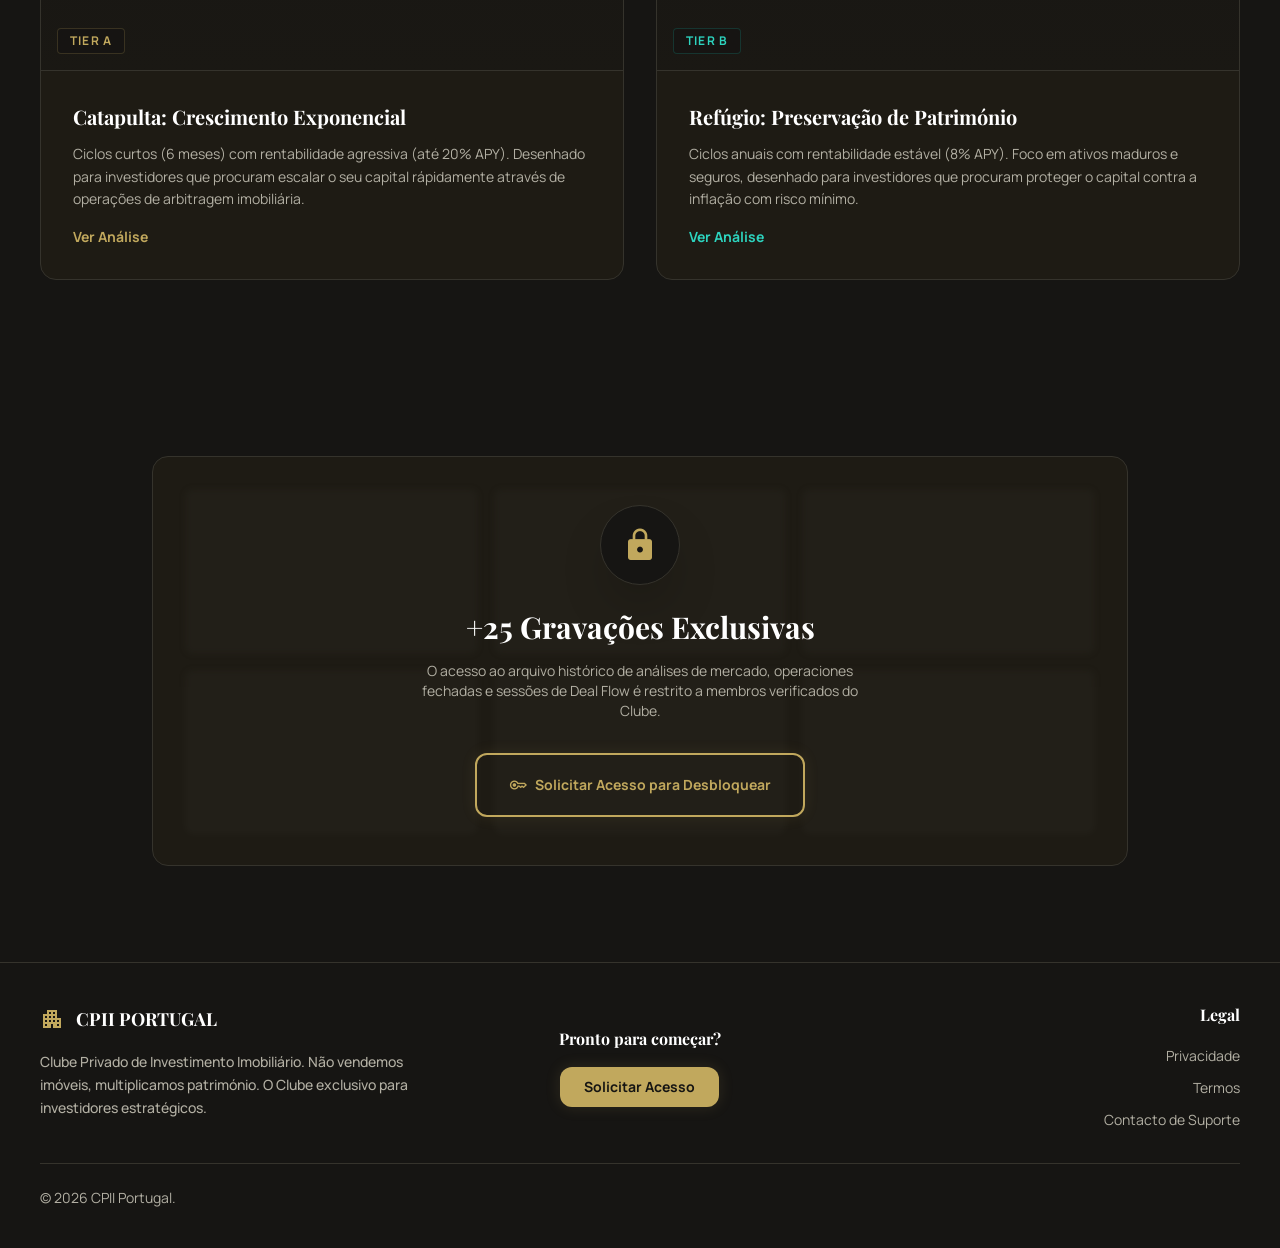
<file: webinars.html>
<!--
================================================================================
  ARCHIVO:  webinars.html
  VERSIÓN:  2.0.0
  FECHA:    2026-03-01
  PROPÓSITO: Breeder Hub CPII — Comités de Inversión, Deal Flow y Archivo
             de Sesiones. Puerta de conversión audiovisual hacia access-form.
  AUTOR:    Gemini 3 Pro (base v1.0.0) + Claude Sonnet 4.6 (v1.1.0) + Gemini/Claude (v2.0.0)

  CHANGELOG v2.0.0 [CHAPA Y PINTURA — VIBE-CPII-08.2]:
  ├── ADD [SEC-05]: Sistema de Tabs (Conteúdo Público / Comités Acesso Restrito)
  ├── UPD [SEC-05]: Fechas actualizadas — 28 MAR / 25 ABR / 30 MAI 2026
  ├── UPD [SEC-05]: Countdown apunta a 2026-03-28T10:00:00Z
  ├── UPD [SEC-05]: Copy institucional — "Deal Flow", "Comité de Investimento"
  ├── UPD [SEC-03]: Hero copy actualizado — "Comités & Sessões" léxico premium
  └── UPD [SCRIPT]: Lógica switchTab() + countdown refactorizado

  ÍNDICE MAESTRO [SEC-XX]:
  ├── [SEC-01] HEAD — metadatos, fuentes, i18n.js, Tailwind config
  ├── [SEC-02] HEADER — nav + selector de idioma
  ├── [SEC-03] HERO — badge + título + subtítulo
  ├── [SEC-04] COMITÉS & SESSÕES — Tier A (Catapulta) + Tier B (Refugio)
  ├── [SEC-05] CALENDÁRIO TABS — Público / Comités (Restrito)
  ├── [SEC-06] GRABACIONES BLOQUEADAS — trampa de valor
  └── [SEC-07] FOOTER
================================================================================
-->
<!DOCTYPE html>
<html lang="pt" class="dark">

<!-- ════════════════════════════════════════════════════════ [SEC-01] HEAD ══ -->

<head>
    <script src="/core/at-bootstrapper.js"></script>
    <meta charset="utf-8" />
    <meta content="width=device-width, initial-scale=1.0" name="viewport" />
    <meta name="description" content="CPII Portugal — Comités de Investimento, Deal Flow e Sessões ao Vivo." />
    <title>Comités & Sessões — CPII Portugal</title>

    <!-- Tipografía y Material Symbols -->
    <link
        href="https://fonts.googleapis.com/css2?family=Playfair+Display:ital,wght@0,400;0,500;0,600;0,700;1,400;1,500;1,600&family=Manrope:wght@300;400;500;600;700;800&display=swap"
        rel="stylesheet" />
    <link
        href="https://fonts.googleapis.com/css2?family=Material+Symbols+Outlined:opsz,wght,FILL,GRAD@20..48,100..700,0..1,-50..200"
        rel="stylesheet" />

    <!-- Design System compartido -->
    <!-- Tailwind CSS compilado -->
    <link rel="stylesheet" href="css/tailwind.css" />

    <!-- Estilos base compartidos -->
    <link rel="stylesheet" href="css/design-system.css" />

    <script src="i18n.js"></script>

</head>

<body class="bg-background-dark text-white font-body min-h-screen">

    <!-- ════════════════════════════════════════════════ [SEC-02] HEADER / NAV ══ -->
    <header class="sticky top-0 z-50 w-full border-b border-border-dark bg-background-dark/95 backdrop-blur-md">
        <div class="mx-auto max-w-7xl px-6 lg:px-10 h-20 flex items-center justify-between">
            <div class="flex items-center gap-4">
                <div class="size-8 text-primary">
                    <span class="material-symbols-outlined text-3xl">apartment</span>
                </div>
                <h2 class="text-white text-xl font-bold tracking-tight font-display">CPII <span
                        class="text-primary font-normal">PORTUGAL</span></h2>
            </div>

            <nav class="hidden md:flex gap-8">
                <a class="text-text-secondary hover:text-primary transition-colors text-sm font-medium"
                    href="index.html#inicio" data-i18n="nav.inicio">Início</a>
                <a class="text-text-secondary hover:text-primary transition-colors text-sm font-medium"
                    href="equipo-comercial.html" data-i18n="nav.grupo_comercial">Grupo Comercial</a>
                <a class="text-text-secondary hover:text-primary transition-colors text-sm font-medium"
                    href="simulator.html" data-i18n="nav.simulador">Simulador</a>
                <a class="text-text-secondary hover:text-primary transition-colors text-sm font-medium"
                    href="referrals.html" data-i18n="nav.referrals">Minha Rede</a>
                <a class="text-text-secondary hover:text-primary transition-colors text-sm font-medium"
                    href="index.html#como-funciona" data-i18n="nav.como_funciona">Como Funciona</a>
                <a class="text-primary border-b border-primary pb-1 text-sm font-semibold" href="webinars.html"
                    data-i18n="nav.webinars">Webinars</a>
            </nav>

            <div class="flex items-center gap-4">
                <select id="lang-selector" onchange="setLanguage(this.value)">
                    <option value="pt">PT</option>
                    <option value="es">ES</option>
                    <option value="en">EN</option>
                    <option value="fr">FR</option>
                </select>
                <a href="access-form.html"
                    class="flex items-center justify-center rounded-xl h-10 px-6 bg-primary hover:bg-primary-hover text-background-dark text-sm font-bold transition-all shadow-[0_0_15px_rgba(193,168,92,0.15)]"
                    data-i18n="btn.solicitar">
                    Solicitar Acesso
                </a>
            </div>
        </div>
    </header>

    <!-- ══════════════════════════════════════════════════════ [SEC-03] HERO ══ -->
    <section class="relative overflow-hidden border-b border-border-dark py-20 bg-card-dark hero-pattern">
        <div class="mx-auto max-w-7xl px-6 lg:px-10 relative z-10 text-center">
            <div
                class="inline-flex items-center gap-2 rounded-full border border-primary/30 bg-primary/10 px-4 py-1.5 text-xs font-medium uppercase tracking-widest text-primary mb-6">
                <span class="material-symbols-outlined text-sm">verified</span>
                <span data-i18n="webinars.hero.badge">CPII Portugal</span>
            </div>
            <h1
                class="text-4xl sm:text-5xl lg:text-6xl font-bold leading-tight tracking-tight font-display text-white mb-6">
                <span data-i18n="webinars.hero.title.main">Comités &</span><br />
                <span class="text-primary italic" data-i18n="webinars.hero.title.highlight">Sessões ao Vivo</span>
            </h1>
            <p class="text-lg text-text-secondary max-w-2xl mx-auto" data-i18n="webinars.hero.p">
                Análises de Deal Flow, Due Diligence e abertura de janelas de liquidez. Sessões restritas a membros
                verificados do Clube.
            </p>
        </div>
    </section>

    <!-- ══════════════════════════ [SEC-05] CALENDÁRIO + TABS + COUNTDOWN ══ -->
    <section class="py-20 bg-card-dark border-b border-border-dark hero-pattern" id="comites">
        <div class="mx-auto max-w-7xl px-6 lg:px-10">

            <div class="mb-10 flex flex-col md:flex-row items-start md:items-end justify-between gap-6">
                <div>
                    <h2 class="text-2xl font-bold text-white font-display mb-4" data-i18n="webinars.cal.title">Próximos
                        Comités</h2>
                    <div class="flex bg-background-dark p-1.5 rounded-lg border border-border-dark">
                        <button onclick="switchTab('public')" id="tab-btn-public"
                            class="px-6 py-2.5 text-sm font-bold rounded-md transition-all text-text-secondary hover:text-white"
                            data-i18n="webinars.tab.public">
                            Conteúdo Público
                        </button>
                        <button onclick="switchTab('private')" id="tab-btn-private"
                            class="px-6 py-2.5 text-sm font-bold rounded-md transition-all bg-primary text-background-dark shadow-sm"
                            data-i18n="webinars.tab.private">
                            Comités (Acesso Restrito)
                        </button>
                    </div>
                </div>

                <!-- Countdown — solo visible en tab Comités -->
                <div id="countdown-widget"
                    class="bg-background-dark border border-primary/20 rounded-xl px-5 py-4 flex items-center gap-4">
                    <div class="flex items-center gap-1.5">
                        <span class="live-dot w-2 h-2 bg-primary"></span>
                        <span class="text-[10px] text-primary font-bold uppercase tracking-wider"
                            data-i18n="webinars.countdown.label">Evento em</span>
                    </div>
                    <div class="flex gap-2" id="countdown-wrap">
                        <div class="countdown-unit">
                            <p class="text-xl font-black text-white font-display" id="cd-days">--</p>
                            <p class="text-[9px] text-text-secondary uppercase tracking-wider"
                                data-i18n="webinars.countdown.days">Dias</p>
                        </div>
                        <div class="countdown-unit">
                            <p class="text-xl font-black text-white font-display" id="cd-hours">--</p>
                            <p class="text-[9px] text-text-secondary uppercase tracking-wider"
                                data-i18n="webinars.countdown.hours">Horas</p>
                        </div>
                        <div class="countdown-unit">
                            <p class="text-xl font-black text-white font-display" id="cd-mins">--</p>
                            <p class="text-[9px] text-text-secondary uppercase tracking-wider"
                                data-i18n="webinars.countdown.mins">Min</p>
                        </div>
                    </div>
                </div>
            </div>

            <!-- TAB: CONTEÚDO PÚBLICO -->
            <div id="tab-content-public" class="hidden">
                <div class="grid grid-cols-1 md:grid-cols-2 gap-6">
                    <div
                        class="bg-background-dark border border-border-dark rounded-xl overflow-hidden group hover:border-primary/30 transition-colors">
                        <div class="aspect-video bg-[#1a1814] relative flex items-center justify-center">
                            <span
                                class="material-symbols-outlined text-5xl text-primary/30 group-hover:text-primary transition-colors">play_circle</span>
                            <div
                                class="absolute top-4 left-4 bg-background-dark/80 px-2 py-1 rounded text-[10px] font-bold text-text-secondary uppercase tracking-wider border border-border-dark">
                                Teaser</div>
                        </div>
                        <div class="p-6">
                            <h4 class="text-lg font-bold text-white font-display mb-2" data-i18n="webinars.pub.1.title">
                                A Metodologia do Commercial Group Portugal</h4>
                            <p class="text-sm text-text-secondary mb-4" data-i18n="webinars.pub.1.desc">Descubra os
                                pilares do nosso processo de captação estruturada e por que a barreira KYC/AML é
                                inegociável.</p>
                            <a href="access-form.html"
                                class="text-xs text-primary font-bold uppercase tracking-widest hover:text-primary-hover flex items-center gap-1">
                                Solicitar Acesso <span class="material-symbols-outlined text-sm">arrow_forward</span>
                            </a>
                        </div>
                    </div>
                    <div
                        class="bg-background-dark border border-border-dark rounded-xl overflow-hidden group hover:border-primary/30 transition-colors">
                        <div class="aspect-video bg-[#1a1814] relative flex items-center justify-center">
                            <span
                                class="material-symbols-outlined text-5xl text-primary/30 group-hover:text-primary transition-colors">play_circle</span>
                            <div
                                class="absolute top-4 left-4 bg-background-dark/80 px-2 py-1 rounded text-[10px] font-bold text-text-secondary uppercase tracking-wider border border-border-dark">
                                Case Study</div>
                        </div>
                        <div class="p-6">
                            <h4 class="text-lg font-bold text-white font-display mb-2" data-i18n="webinars.pub.2.title">
                                Análise: Arbitragem no Eixo Lisboa-Porto</h4>
                            <p class="text-sm text-text-secondary mb-4" data-i18n="webinars.pub.2.desc">Resumo da última
                                operação liquidada (Tier A). Como identificamos o ativo e executamos a saída em 4 meses.
                            </p>
                            <a href="access-form.html"
                                class="text-xs text-primary font-bold uppercase tracking-widest hover:text-primary-hover flex items-center gap-1">
                                Solicitar Acesso <span class="material-symbols-outlined text-sm">arrow_forward</span>
                            </a>
                        </div>
                    </div>
                </div>
            </div>

            <!-- TAB: COMITÉS (ACESSO RESTRITO) -->
            <div id="tab-content-private">

                <!-- Evento principal — 28 MAR -->
                <div
                    class="bg-background-dark border border-primary/30 rounded-xl p-6 lg:p-8 flex flex-col md:flex-row items-start md:items-center gap-8 relative overflow-hidden shadow-[0_0_20px_rgba(193,168,92,0.05)] mb-6">
                    <div class="absolute top-0 left-0 w-1 h-full bg-primary"></div>

                    <div class="flex-shrink-0 text-center md:border-r md:border-border-dark md:pr-8 min-w-[150px]">
                        <p class="text-primary text-sm font-bold uppercase tracking-widest mb-1"
                            data-i18n="webinars.cal.e1.month">MAR</p>
                        <p class="text-5xl font-black text-white font-display mb-1" data-i18n="webinars.cal.e1.day">28
                        </p>
                        <p class="text-text-secondary text-xs" data-i18n="webinars.cal.e1.datetime">Sábado · 10:00 WET
                        </p>
                    </div>

                    <div class="flex-1">
                        <div
                            class="inline-flex items-center gap-1 bg-primary/10 text-primary text-[10px] font-bold px-2 py-1 rounded uppercase tracking-wider mb-3">
                            <span class="material-symbols-outlined text-[12px]">lock</span>
                            <span data-i18n="webinars.cal.live">Sessão Restrita</span>
                        </div>
                        <h3 class="text-xl font-bold text-white mb-2 font-display" data-i18n="webinars.cal.e1.name">
                            Análise de Deal Flow: Tier A</h3>
                        <p class="text-sm text-text-secondary mb-4" data-i18n="webinars.cal.e1.desc">
                            Apresentação e análise de rentabilidade operacional de novas captações off-market para o
                            ciclo curto. Abertura da janela de liquidez para membros verificados.
                        </p>
                        <div class="flex items-center gap-3">
                            <div class="flex -space-x-2">
                                <div
                                    class="w-8 h-8 rounded-full bg-primary/20 border-2 border-background-dark flex items-center justify-center text-[10px] font-bold text-primary">
                                    DA</div>
                                <div
                                    class="w-8 h-8 rounded-full bg-teal-500/20 border-2 border-background-dark flex items-center justify-center text-[10px] font-bold text-teal-400">
                                    CB</div>
                            </div>
                            <span class="text-xs text-text-secondary" data-i18n="webinars.cal.e1.speakers">Direção
                                Executiva CPII</span>
                        </div>
                    </div>

                    <div class="flex-shrink-0 w-full md:w-auto">
                        <a href="access-form.html"
                            class="block w-full text-center bg-primary hover:bg-primary-hover text-background-dark px-6 py-3 rounded-lg text-sm font-bold transition-colors"
                            data-i18n="webinars.btn.reserve">
                            Solicitar Acesso
                        </a>
                    </div>
                </div>

                <!-- Eventos secundarios — 25 ABR + 30 MAI -->
                <div class="grid grid-cols-1 sm:grid-cols-2 gap-4">
                    <div
                        class="bg-background-dark border border-border-dark rounded-xl p-5 flex items-center gap-5 hover:border-primary/30 transition-colors">
                        <div class="flex-shrink-0 text-center min-w-[60px]">
                            <p class="text-primary text-xs font-bold uppercase tracking-widest"
                                data-i18n="webinars.cal.e2.month">ABR</p>
                            <p class="text-3xl font-black text-white font-display" data-i18n="webinars.cal.e2.day">25
                            </p>
                        </div>
                        <div class="flex-1">
                            <h4 class="text-base font-bold text-white font-display mb-1"
                                data-i18n="webinars.cal.e2.name">Comité de Investimento: Tier B</h4>
                            <p class="text-xs text-text-secondary mb-2" data-i18n="webinars.cal.e2.time">Sábado · 10:00
                                WET · Exclusivo</p>
                            <a href="access-form.html"
                                class="text-xs text-primary font-bold flex items-center gap-1 hover:gap-2 transition-all">
                                <span data-i18n="webinars.btn.reserve">Solicitar Acesso</span> <span
                                    class="material-symbols-outlined" style="font-size:13px">arrow_forward</span>
                            </a>
                        </div>
                    </div>
                    <div
                        class="bg-background-dark border border-border-dark rounded-xl p-5 flex items-center gap-5 hover:border-primary/30 transition-colors">
                        <div class="flex-shrink-0 text-center min-w-[60px]">
                            <p class="text-primary text-xs font-bold uppercase tracking-widest"
                                data-i18n="webinars.cal.e3.month">MAI</p>
                            <p class="text-3xl font-black text-white font-display" data-i18n="webinars.cal.e3.day">30
                            </p>
                        </div>
                        <div class="flex-1">
                            <h4 class="text-base font-bold text-white font-display mb-1"
                                data-i18n="webinars.cal.e3.name">Sessão de Due Diligence Avançada</h4>
                            <p class="text-xs text-text-secondary mb-2" data-i18n="webinars.cal.e3.time">Sábado · 10:00
                                WET · Exclusivo</p>
                            <a href="access-form.html"
                                class="text-xs text-primary font-bold flex items-center gap-1 hover:gap-2 transition-all">
                                <span data-i18n="webinars.btn.reserve">Solicitar Acesso</span> <span
                                    class="material-symbols-outlined" style="font-size:13px">arrow_forward</span>
                            </a>
                        </div>
                    </div>
                </div>

            </div>
            <!-- / TAB COMITÉS -->

        </div>
    </section>

    <!-- ══════════════════════════════════════ [SEC-04] MODELOS DE INVESTIMENTO ══ -->
    <section class="py-20 bg-background-dark">
        <div class="mx-auto max-w-7xl px-6 lg:px-10">
            <div class="mb-12">
                <h2 class="text-2xl font-bold text-white font-display" data-i18n="webinars.master.title">Modelos de
                    Investimento</h2>
                <div class="w-12 h-1 bg-primary mt-4"></div>
            </div>
            <div class="grid grid-cols-1 md:grid-cols-2 gap-8">
                <!-- Tier A -->
                <div
                    class="group bg-card-dark rounded-2xl border border-border-dark overflow-hidden hover:border-primary/50 transition-colors">
                    <div
                        class="aspect-video relative bg-background-dark flex items-center justify-center border-b border-border-dark">
                        <span
                            class="material-symbols-outlined text-6xl text-primary/40 group-hover:text-primary transition-colors">rocket_launch</span>
                        <div class="absolute inset-0 bg-gradient-to-t from-card-dark to-transparent opacity-50"></div>
                        <div
                            class="absolute bottom-4 left-4 bg-background-dark/80 backdrop-blur px-3 py-1 rounded text-xs font-bold text-primary tracking-widest border border-primary/20">
                            TIER A</div>
                    </div>
                    <div class="p-8">
                        <h3 class="text-xl font-bold text-white mb-3 font-display"
                            data-i18n="webinars.master.tiera.title">Catapulta: Crescimento Exponencial</h3>
                        <p class="text-sm text-text-secondary leading-relaxed mb-4"
                            data-i18n="webinars.master.tiera.desc">
                            Ciclos curtos (6 meses) com rentabilidade agressiva (até 20% APY). Desenhado para
                            investidores que procuram escalar o seu capital rapidamente através de operações de
                            arbitragem imobiliária.
                        </p>
                        <a href="access-form.html?tipo=inversor"
                            class="text-primary text-sm font-bold flex items-center gap-2 hover:gap-3 transition-all"
                            data-i18n="webinars.btn.watch">
                            Ver Análise <span class="material-symbols-outlined text-sm">arrow_forward</span>
                        </a>
                    </div>
                </div>
                <!-- Tier B -->
                <div
                    class="group bg-card-dark rounded-2xl border border-border-dark overflow-hidden hover:border-teal-500/50 transition-colors">
                    <div
                        class="aspect-video relative bg-background-dark flex items-center justify-center border-b border-border-dark">
                        <span
                            class="material-symbols-outlined text-6xl text-teal-500/40 group-hover:text-teal-400 transition-colors">shield</span>
                        <div class="absolute inset-0 bg-gradient-to-t from-card-dark to-transparent opacity-50"></div>
                        <div
                            class="absolute bottom-4 left-4 bg-background-dark/80 backdrop-blur px-3 py-1 rounded text-xs font-bold text-teal-400 tracking-widest border border-teal-500/20">
                            TIER B</div>
                    </div>
                    <div class="p-8">
                        <h3 class="text-xl font-bold text-white mb-3 font-display"
                            data-i18n="webinars.master.tierb.title">Refúgio: Preservação de Património</h3>
                        <p class="text-sm text-text-secondary leading-relaxed mb-4"
                            data-i18n="webinars.master.tierb.desc">
                            Ciclos anuais com rentabilidade estável (8% APY). Foco em ativos maduros e seguros,
                            desenhado para investidores que procuram proteger o capital contra a inflação com risco
                            mínimo.
                        </p>
                        <a href="access-form.html?tipo=inversor"
                            class="text-teal-400 text-sm font-bold flex items-center gap-2 hover:gap-3 transition-all"
                            data-i18n="webinars.btn.watch">
                            Ver Análise <span class="material-symbols-outlined text-sm">arrow_forward</span>
                        </a>
                    </div>
                </div>
            </div>
        </div>
    </section>

    <!-- ════════════════════════════════ [SEC-06] GRABACIONES BLOQUEADAS ══ -->
    <section class="py-24 bg-background-dark relative">
        <div class="mx-auto max-w-5xl px-6 text-center">
            <div class="relative rounded-2xl border border-border-dark bg-card-dark p-12 overflow-hidden">
                <div
                    class="absolute inset-0 opacity-20 grid grid-cols-3 gap-4 p-8 filter blur-[3px] pointer-events-none select-none">
                    <div class="bg-border-dark rounded-lg aspect-video"></div>
                    <div class="bg-border-dark rounded-lg aspect-video"></div>
                    <div class="bg-border-dark rounded-lg aspect-video"></div>
                    <div class="bg-border-dark rounded-lg aspect-video"></div>
                    <div class="bg-border-dark rounded-lg aspect-video"></div>
                    <div class="bg-border-dark rounded-lg aspect-video"></div>
                </div>
                <div class="relative z-10 flex flex-col items-center">
                    <div
                        class="w-20 h-20 rounded-full bg-background-dark border border-border-dark flex items-center justify-center mb-6 shadow-2xl">
                        <span class="material-symbols-outlined text-4xl text-primary"
                            style="font-variation-settings:'FILL' 1">lock</span>
                    </div>
                    <h2 class="text-3xl font-bold text-white font-display mb-4" data-i18n="webinars.locked.title">+25
                        Gravações Exclusivas</h2>
                    <p class="text-text-secondary text-sm max-w-md mx-auto mb-8" data-i18n="webinars.locked.desc">
                        O acesso ao arquivo histórico de análises de mercado, operações fechadas e sessões de Deal Flow
                        é restrito a membros verificados do Clube.
                    </p>
                    <a href="access-form.html"
                        class="inline-flex items-center gap-2 rounded-xl bg-transparent border-2 border-primary hover:bg-primary hover:text-background-dark text-primary px-8 py-4 text-sm font-bold transition-all shadow-[0_0_15px_rgba(193,168,92,0.1)]">
                        <span class="material-symbols-outlined text-lg">key</span>
                        <span data-i18n="webinars.locked.btn">Solicitar Acesso para Desbloquear</span>
                    </a>
                </div>
            </div>
        </div>
    </section>

    <!-- ═══════════════════════════════════════════════════ [SEC-07] FOOTER ══ -->
    <footer class="border-t border-border-dark py-10 bg-background-dark mt-auto">
        <div class="mx-auto max-w-7xl px-6 lg:px-10">
            <div class="grid grid-cols-1 md:grid-cols-3 gap-8 mb-8">
                <div>
                    <div class="flex items-center gap-3 mb-4">
                        <span class="material-symbols-outlined text-primary text-2xl">apartment</span>
                        <span class="text-white text-lg font-bold font-display">CPII PORTUGAL</span>
                    </div>
                    <p class="text-text-secondary text-sm font-medium leading-relaxed" data-i18n="footer.about">
                        Clube Privado de Investimento Imobiliário. Não vendemos imóveis, multiplicamos património.
                    </p>
                </div>
                <div class="flex flex-col items-start md:items-center justify-center">
                    <h4 class="text-white font-bold mb-4 font-display" data-i18n="footer.cta.title">Pronto para começar?
                    </h4>
                    <a href="access-form.html"
                        class="inline-flex items-center justify-center rounded-xl h-10 px-6 bg-primary hover:bg-primary-hover text-background-dark text-sm font-bold transition-all shadow-[0_0_15px_rgba(193,168,92,0.15)]"
                        data-i18n="btn.solicitar">
                        Solicitar Acesso
                    </a>
                </div>
                <div class="md:text-right">
                    <h4 class="text-white font-bold mb-4" data-i18n="footer.legal.title">Legal</h4>
                    <ul class="space-y-2">
                        <li><a href="privacy.html"
                                class="text-text-secondary hover:text-primary transition-colors text-sm"
                                data-i18n="nav.privacy">Privacidade</a></li>
                        <li><a href="terms.html"
                                class="text-text-secondary hover:text-primary transition-colors text-sm"
                                data-i18n="nav.terms">Termos</a></li>
                        <li><a href="access-form.html"
                                class="text-text-secondary hover:text-primary transition-colors text-sm"
                                data-i18n="footer.legal.support">Suporte</a></li>
                    </ul>
                </div>
            </div>
            <div class="border-t border-border-dark pt-6 flex justify-between items-center">
                <p class="text-text-secondary text-sm" data-i18n="footer.copy">© 2026 CPII Portugal.</p>
            </div>
        </div>
    </footer>

    <!-- ════════════════════════════════════════════════════════ SCRIPTS ══ -->
    <script src="utils/tracking.js"></script>
    <script>
        // ── Lógica del Sistema de Tabs ──────────────────────────────────────────
        function switchTab(tabId) {
            const btnPublic = document.getElementById('tab-btn-public');
            const btnPrivate = document.getElementById('tab-btn-private');
            const contentPublic = document.getElementById('tab-content-public');
            const contentPrivate = document.getElementById('tab-content-private');
            const countdownWidget = document.getElementById('countdown-widget');

            const baseClass = "px-6 py-2.5 text-sm font-bold rounded-md transition-all text-text-secondary hover:text-white";
            const activeClass = "px-6 py-2.5 text-sm font-bold rounded-md transition-all bg-primary text-background-dark shadow-sm";

            btnPublic.className = baseClass;
            btnPrivate.className = baseClass;
            contentPublic.classList.add('hidden');
            contentPrivate.classList.add('hidden');
            countdownWidget.classList.add('hidden');

            if (tabId === 'public') {
                btnPublic.className = activeClass;
                contentPublic.classList.remove('hidden');
            } else {
                btnPrivate.className = activeClass;
                contentPrivate.classList.remove('hidden');
                countdownWidget.classList.remove('hidden');
            }
        }

        // ── Countdown al 28 MAR 2026 · 10:00 WET (UTC+0) ────────────────────────
        (function initCountdown() {
            const target = new Date("2026-03-28T10:00:00Z").getTime();

            function update() {
                const diff = target - Date.now();
                if (diff <= 0) {
                    const wrap = document.getElementById("countdown-wrap");
                    if (wrap) wrap.innerHTML = '<span class="text-primary font-bold text-sm uppercase tracking-widest"><span class="material-symbols-outlined text-sm align-middle mr-1">lock</span>Sessão em Curso</span>';
                    return;
                }
                const d = Math.floor(diff / 86400000);
                const h = Math.floor((diff % 86400000) / 3600000);
                const m = Math.floor((diff % 3600000) / 60000);
                const cdDays = document.getElementById("cd-days");
                const cdHours = document.getElementById("cd-hours");
                const cdMins = document.getElementById("cd-mins");
                if (cdDays) cdDays.textContent = String(d).padStart(2, "0");
                if (cdHours) cdHours.textContent = String(h).padStart(2, "0");
                if (cdMins) cdMins.textContent = String(m).padStart(2, "0");
            }
            update();
            setInterval(update, 60000);
        })();

        // ── Referral capture (centralizada) ─────────────────────────────────────
        if (window.CPIITracking && typeof CPIITracking.captureReferralFromUrl === "function") {
            CPIITracking.captureReferralFromUrl();
        }
    </script>
    <script src="/core/handoff-emitter.js" defer></script>
</body>

</html>
</file>
<file: css/design-system.css>
/* CPII Design System — estilos base compartidos */

body {
  font-family: "Manrope", system-ui, sans-serif;
}

h1,
h2,
h3,
h4,
.font-display {
  font-family: "Playfair Display", Georgia, serif;
}

/* Selector de idioma */
#lang-selector {
  background: transparent;
  border: 1px solid rgba(193, 168, 93, 0.25);
  color: #b2afa3;
  border-radius: 6px;
  padding: 4px 8px;
  font-size: 11px;
  font-weight: 700;
  letter-spacing: 0.1em;
  cursor: pointer;
  transition: border-color 0.2s, color 0.2s;
}

#lang-selector:hover {
  border-color: #C1A85D;
  color: #C1A85D;
}

#lang-selector option {
  background: #1e1b14;
  color: #F5F0E8;
}

/* Scrollbar discreta */
::-webkit-scrollbar {
  width: 4px;
}

::-webkit-scrollbar-track {
  background: #161513;
}

::-webkit-scrollbar-thumb {
  background: #35332c;
  border-radius: 2px;
}

/* Slider Thumb (simulador) */
input[type="range"]::-webkit-slider-thumb {
  -webkit-appearance: none;
  appearance: none;
  width: 18px;
  height: 18px;
  background: #C1A85D;
  cursor: pointer;
  border-radius: 50%;
  transition: transform 0.1s ease;
}

input[type="range"]::-webkit-slider-thumb:hover {
  transform: scale(1.2);
}
</file>
